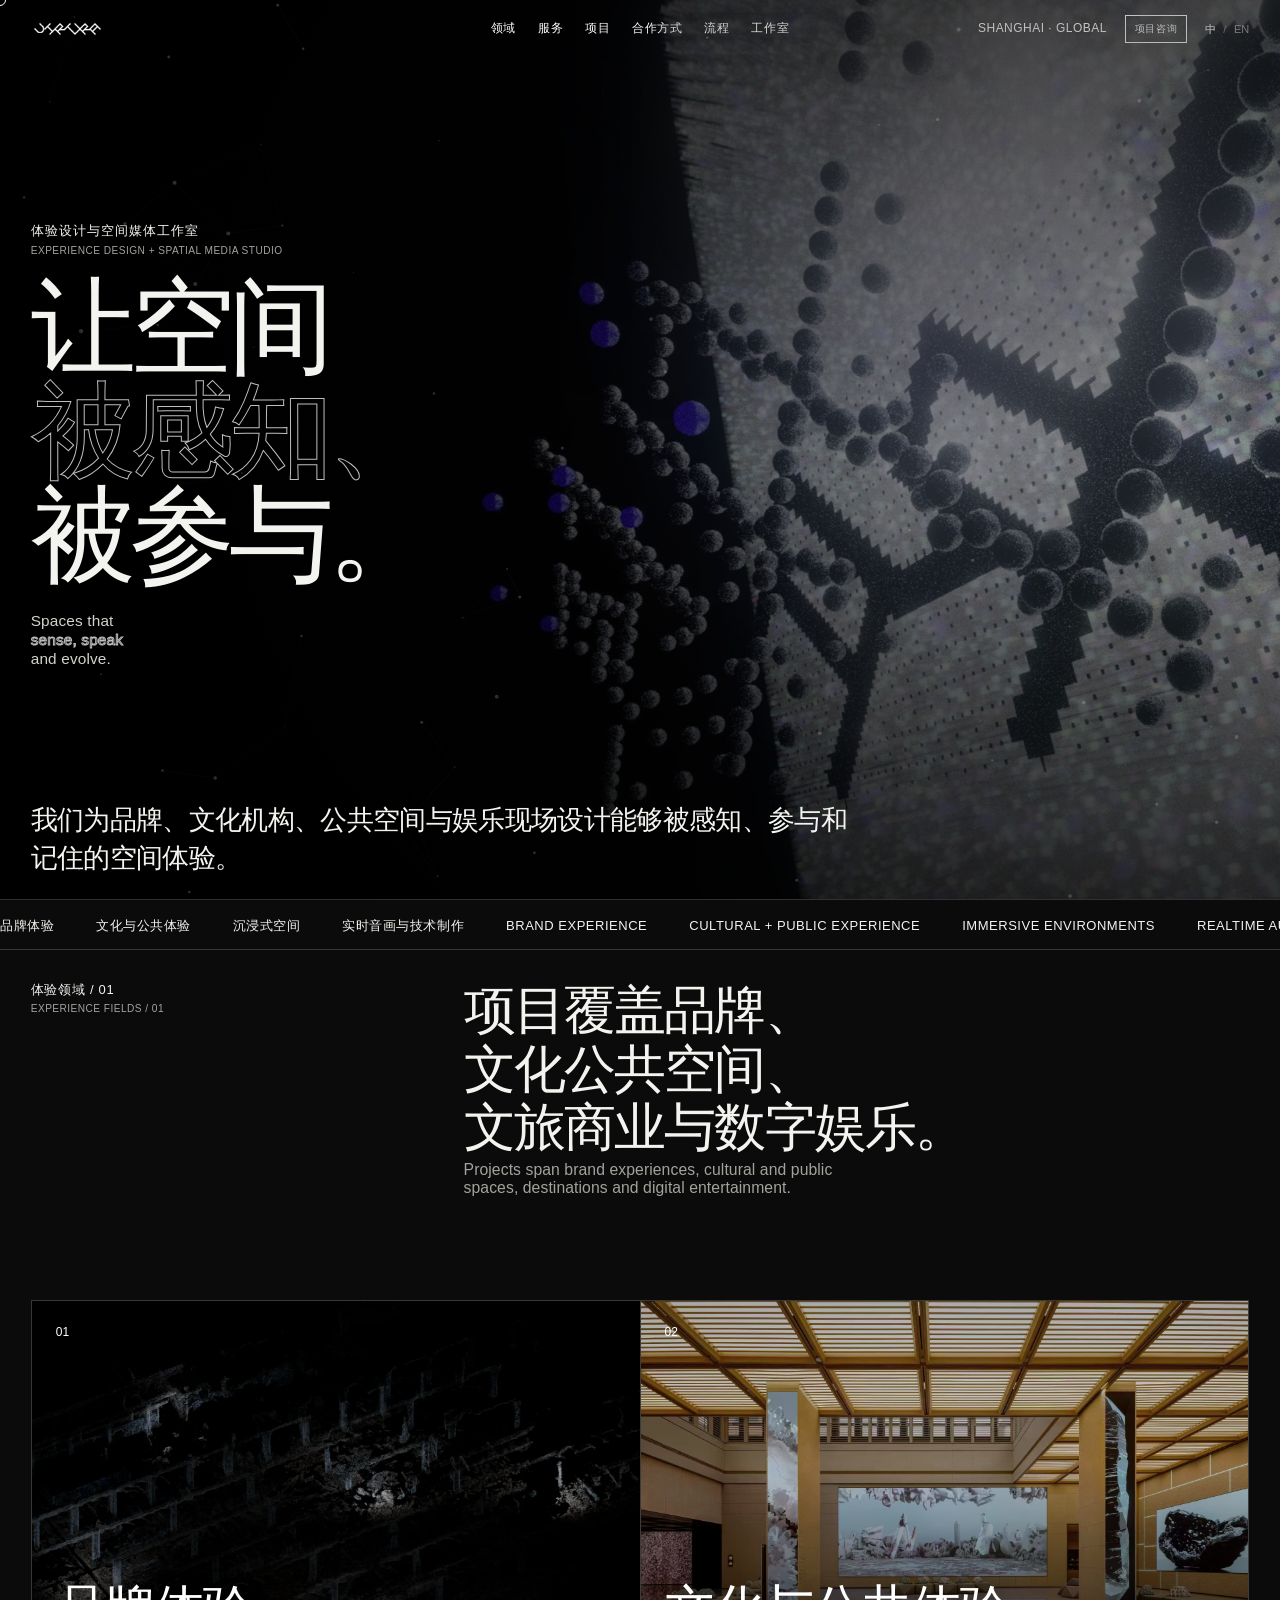
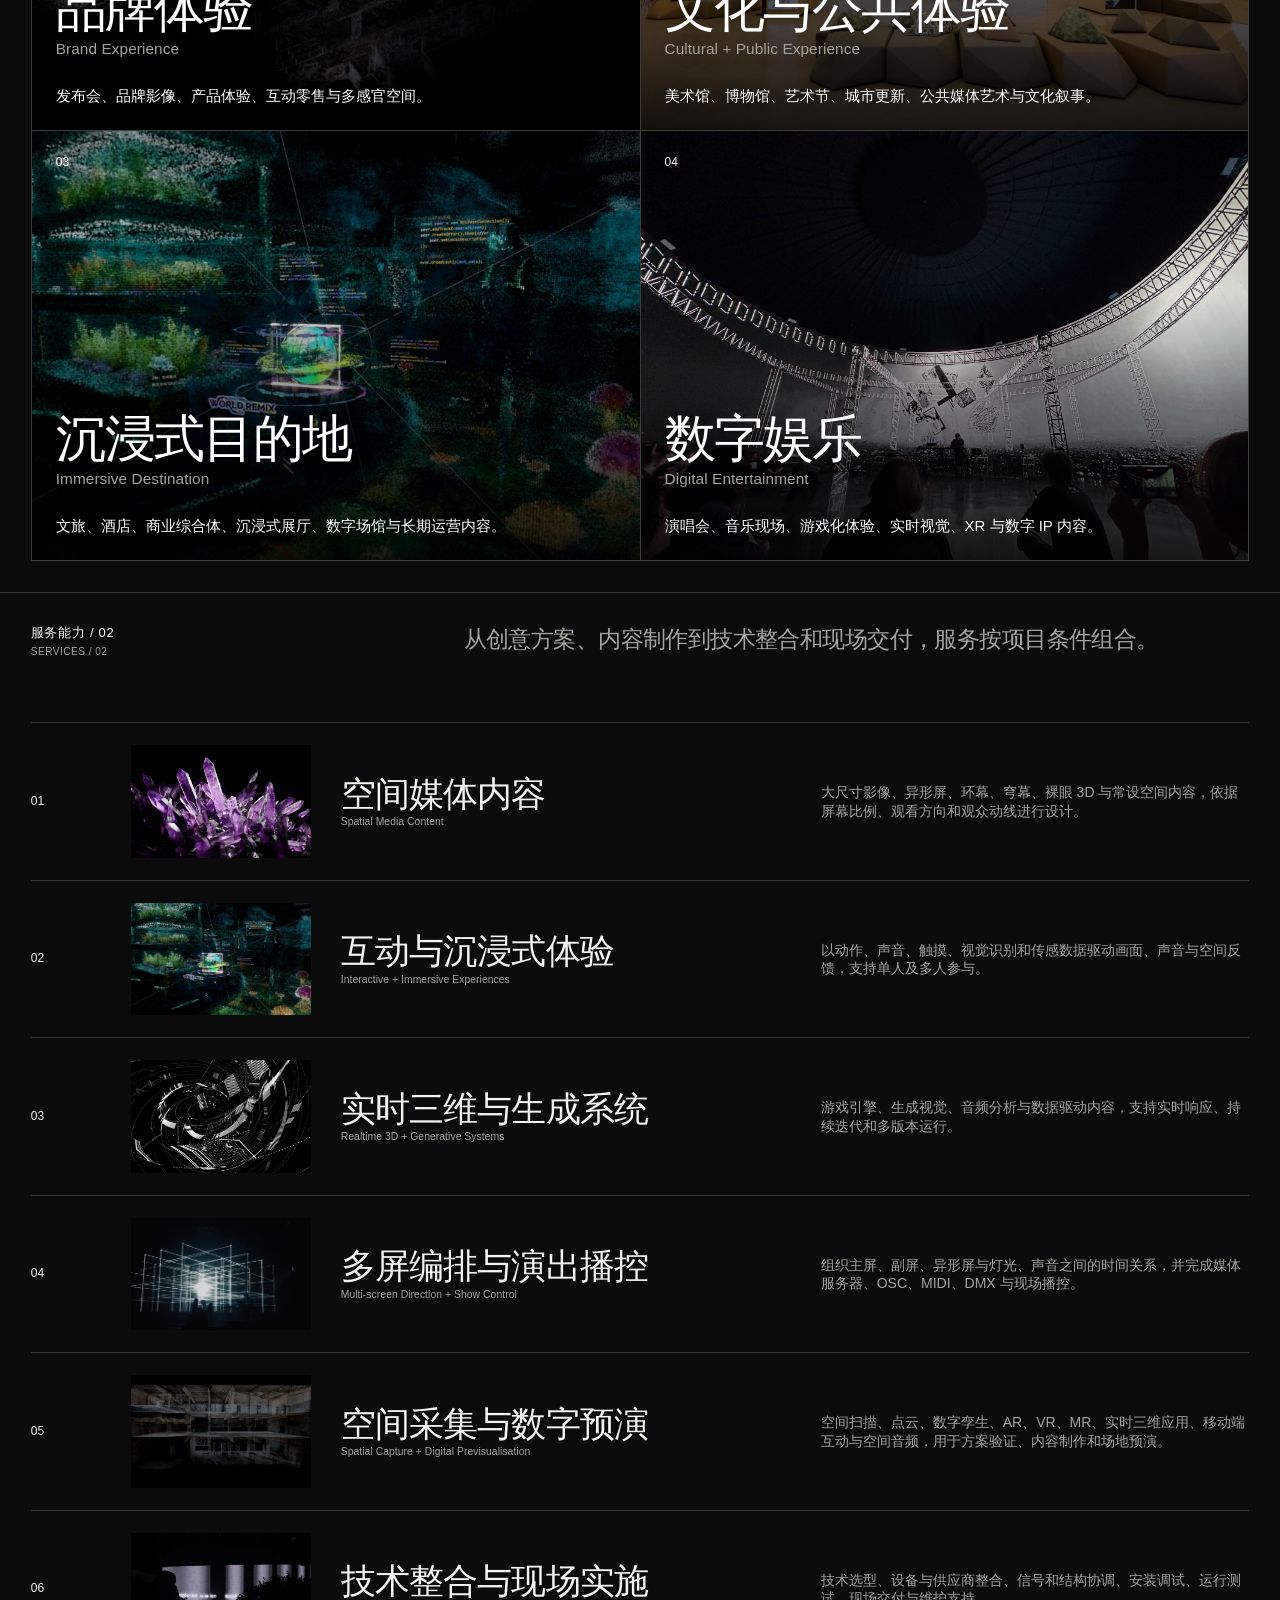
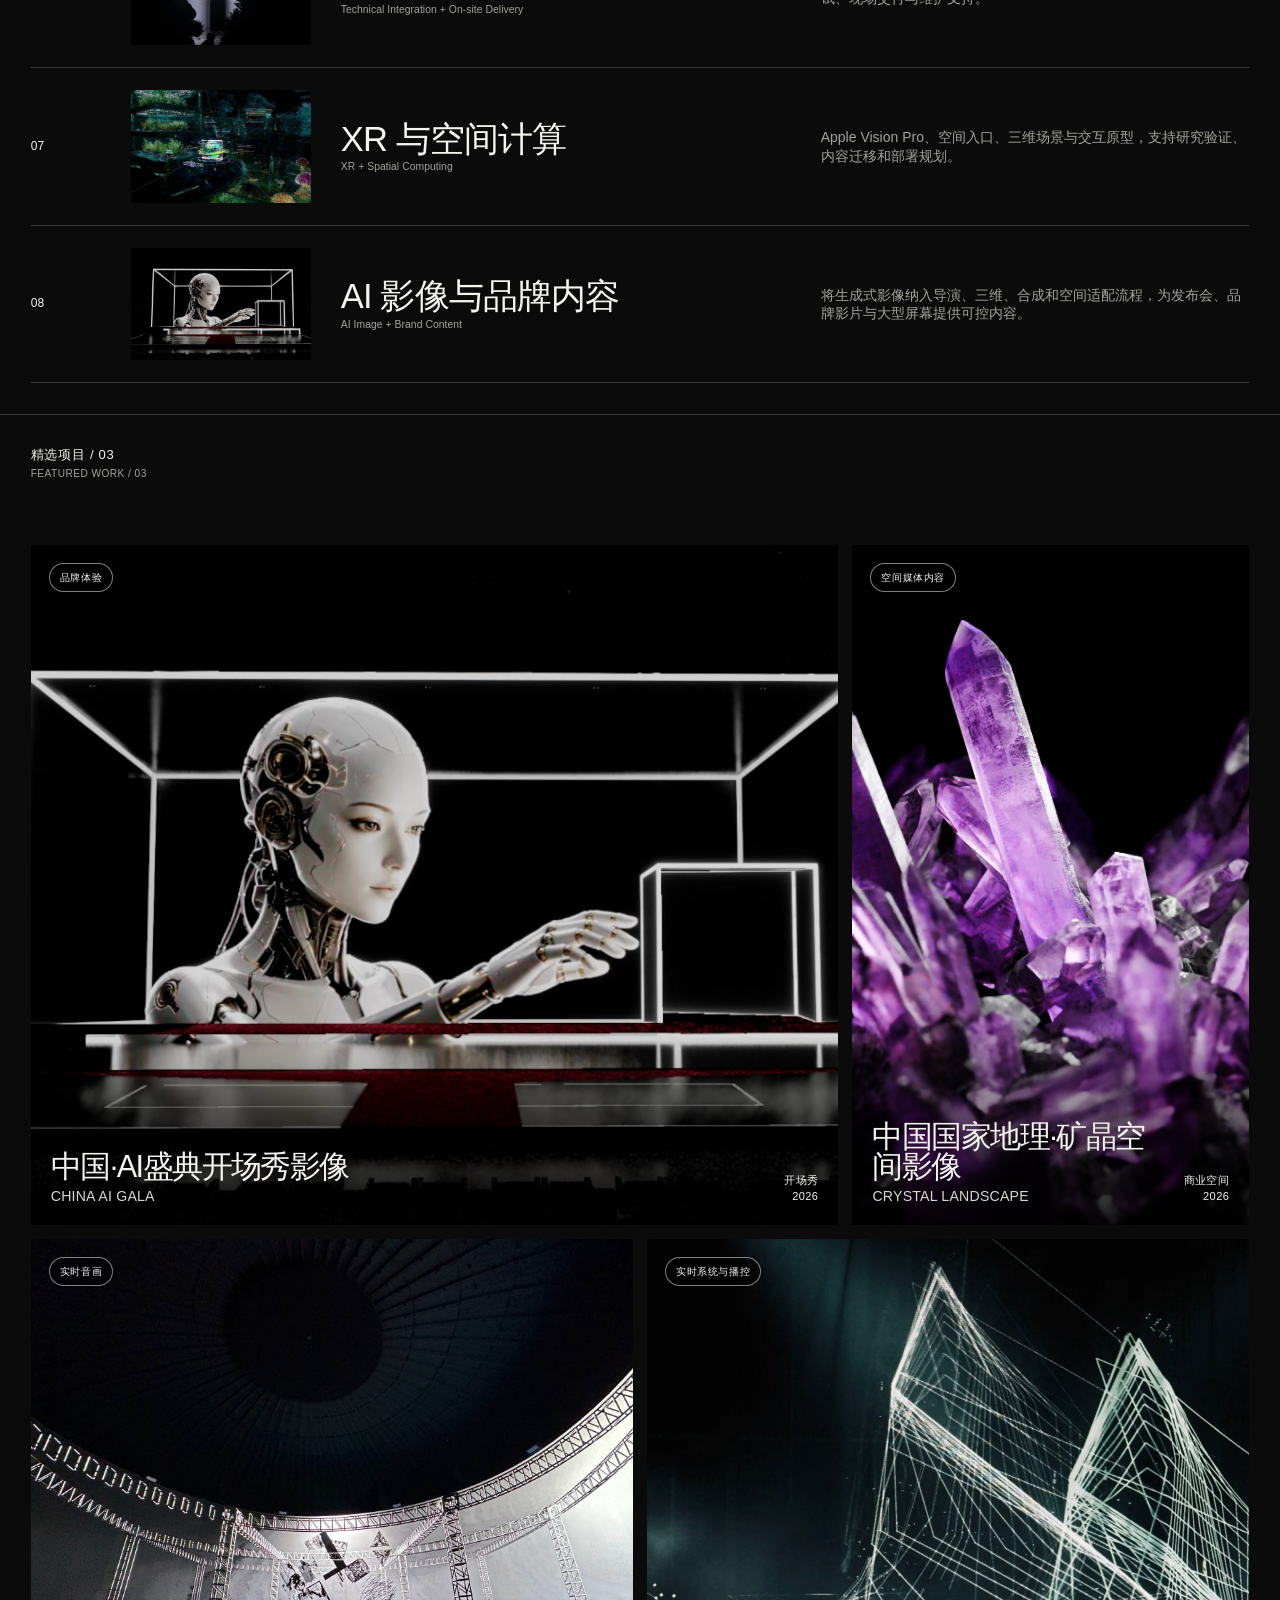
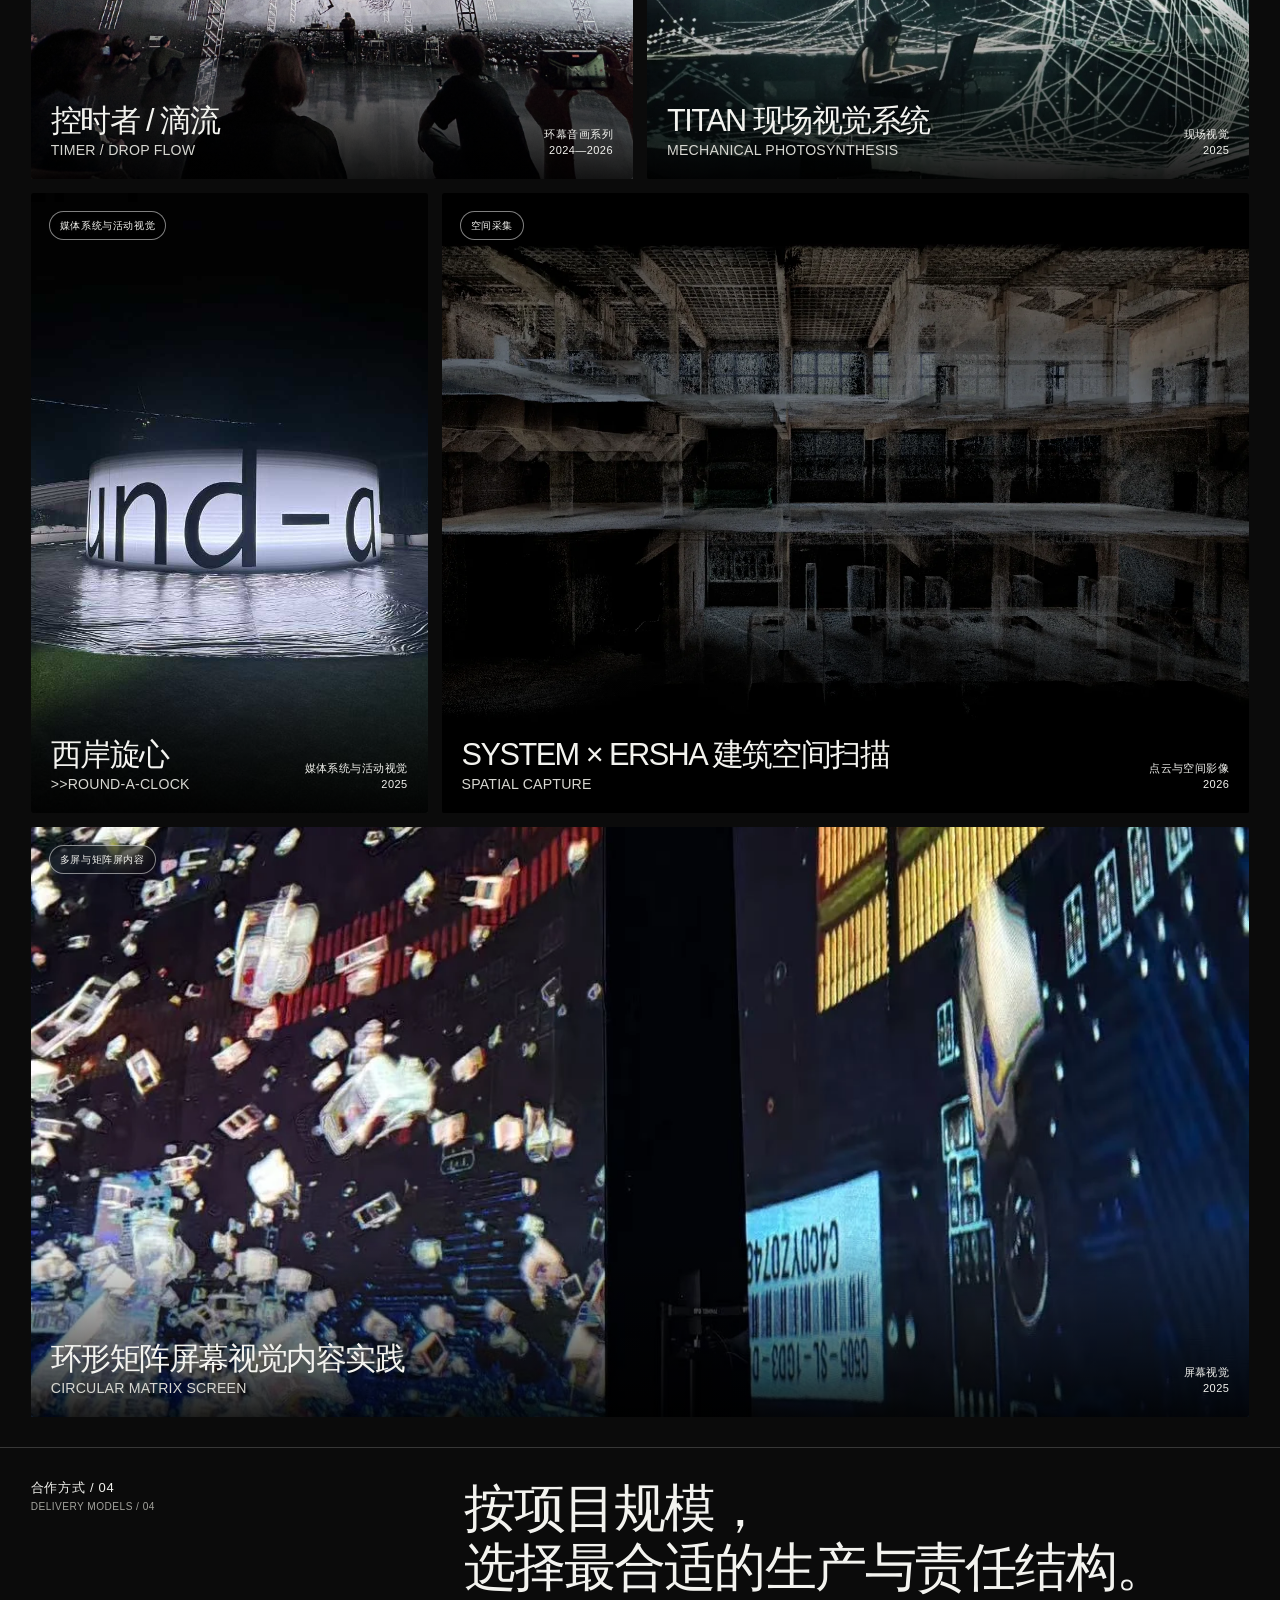
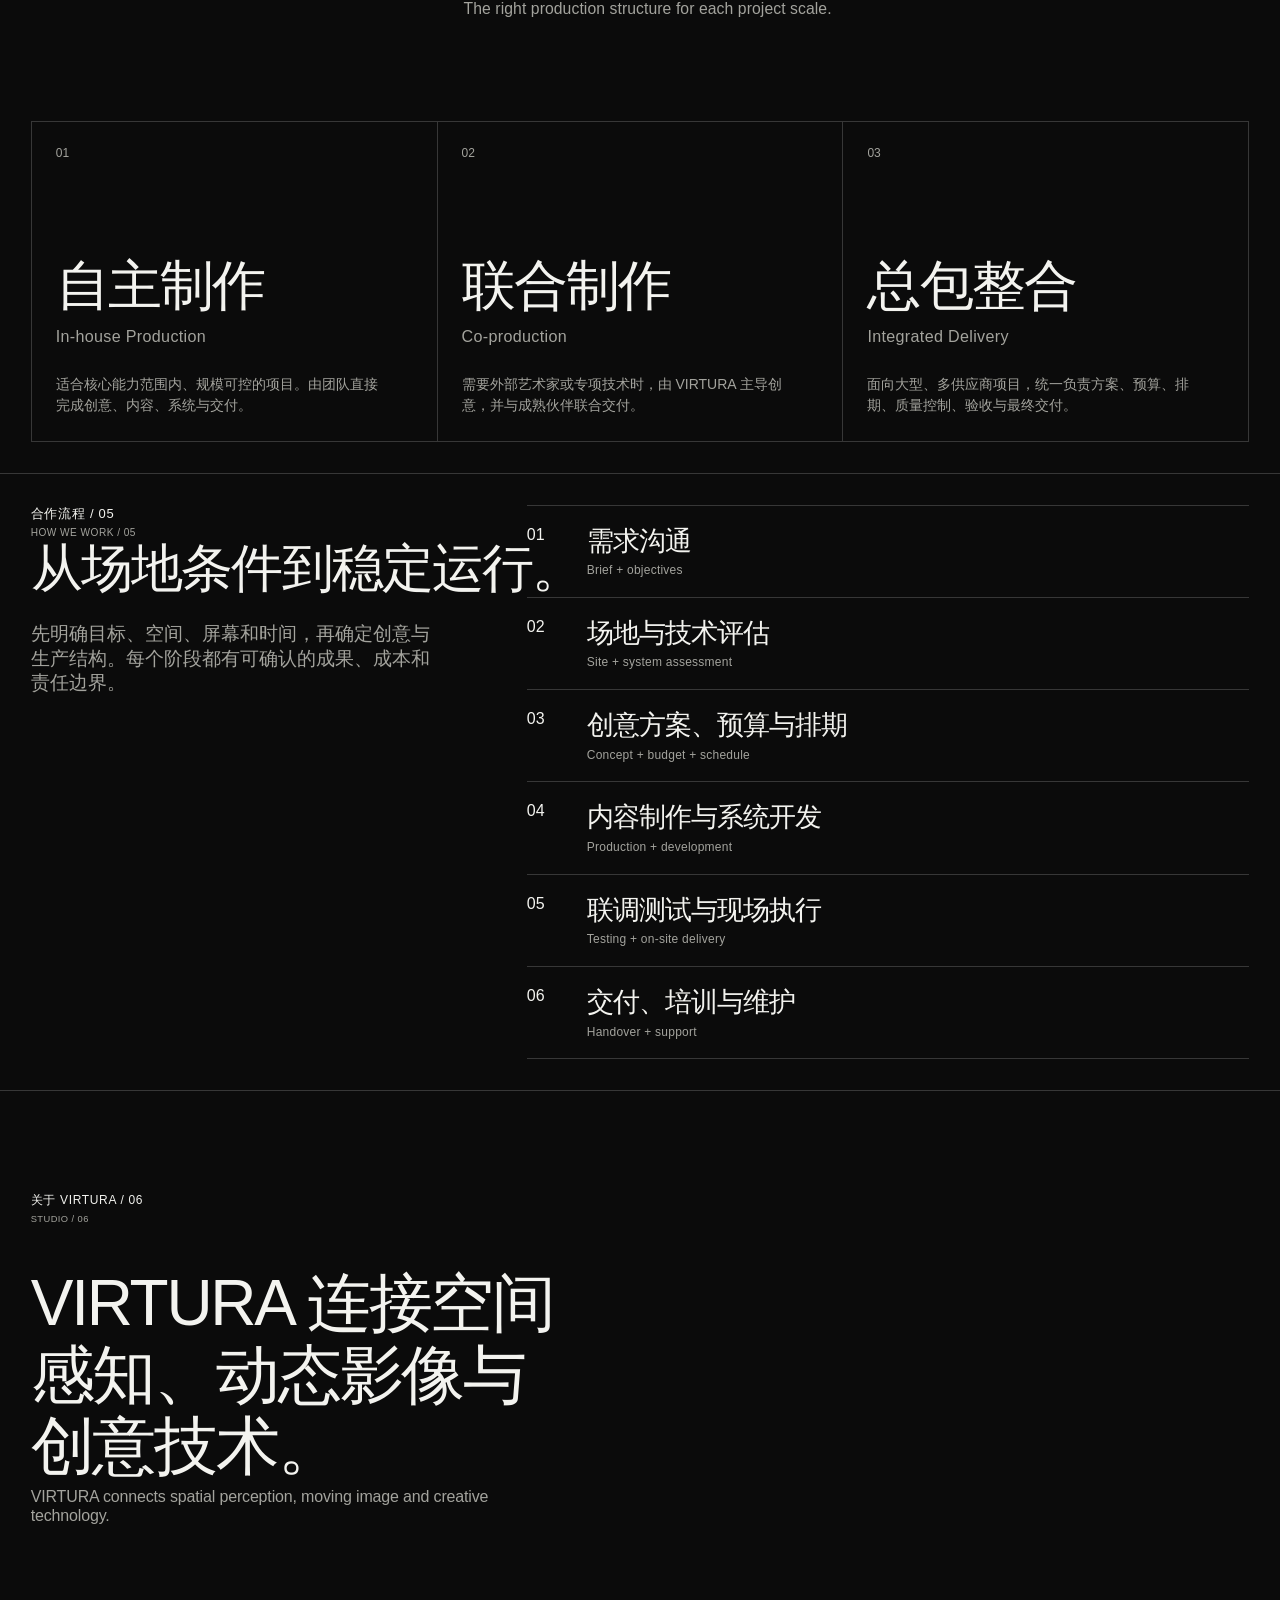
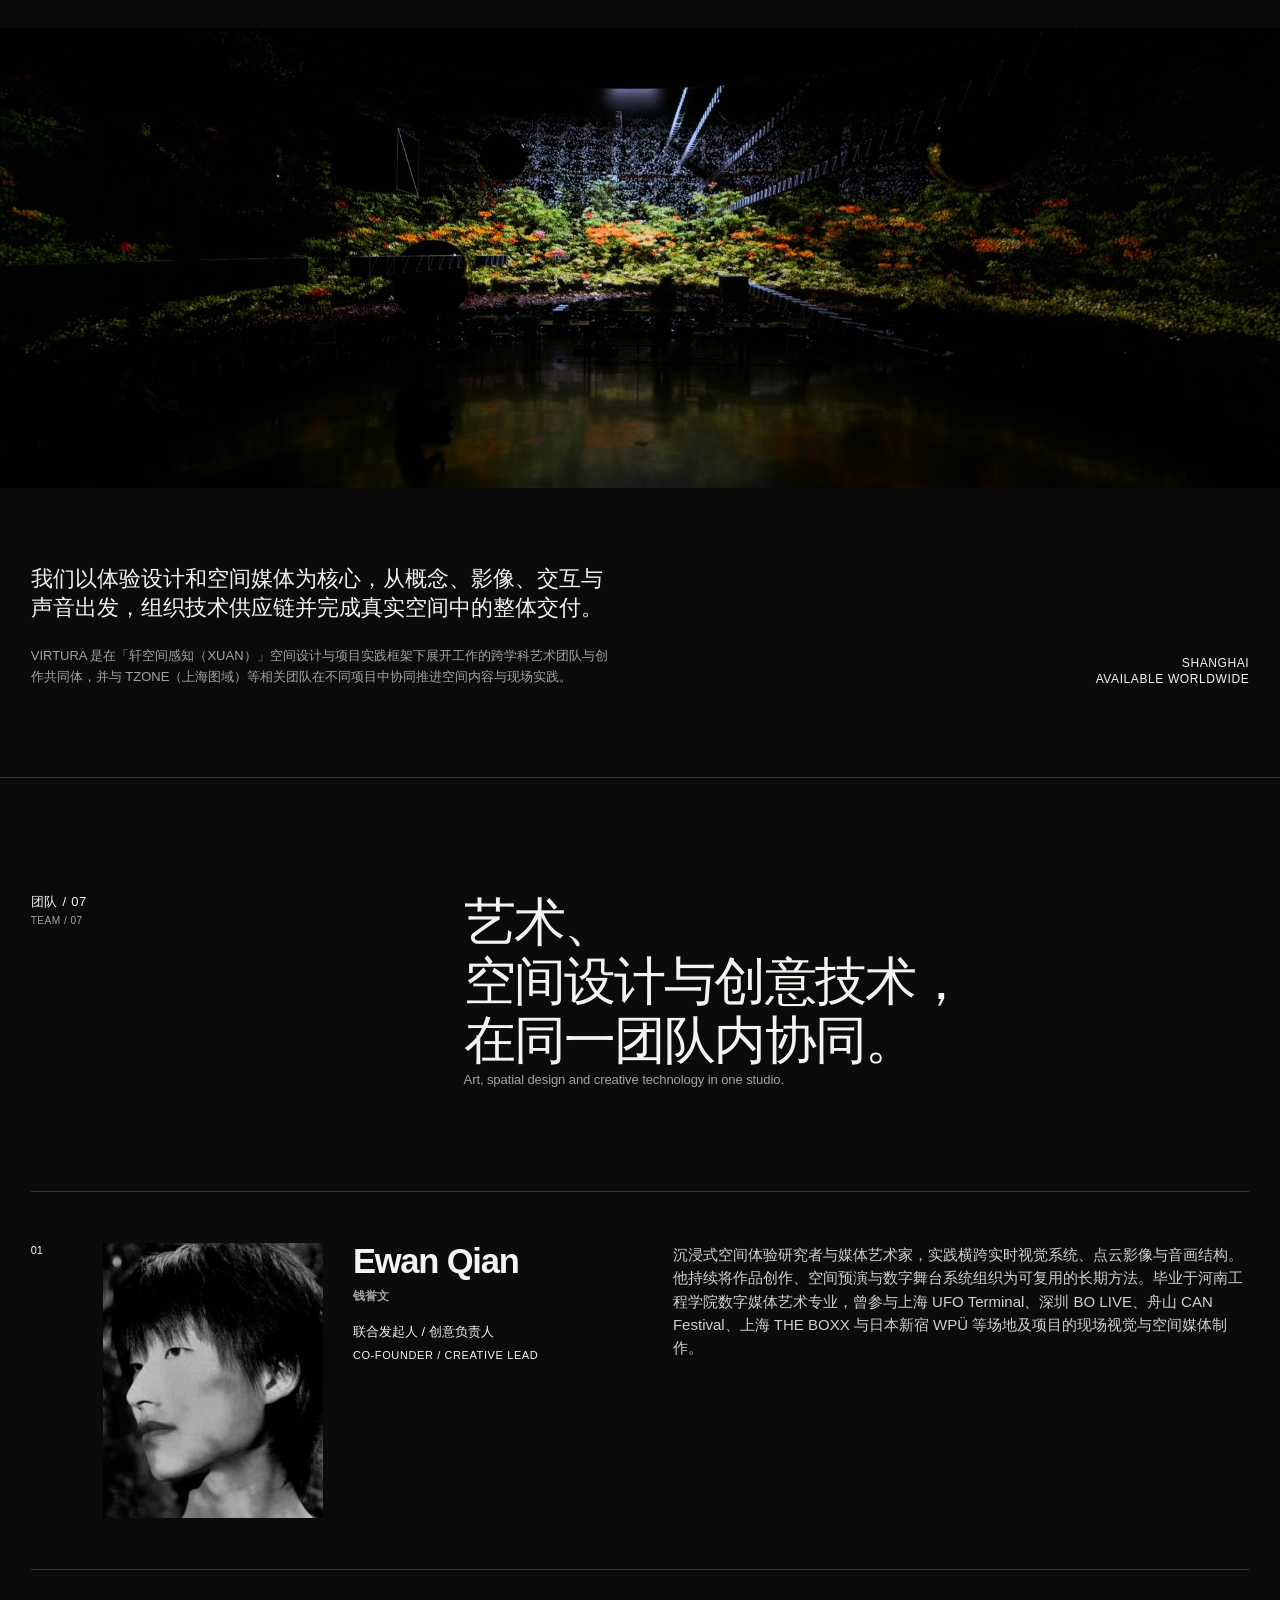
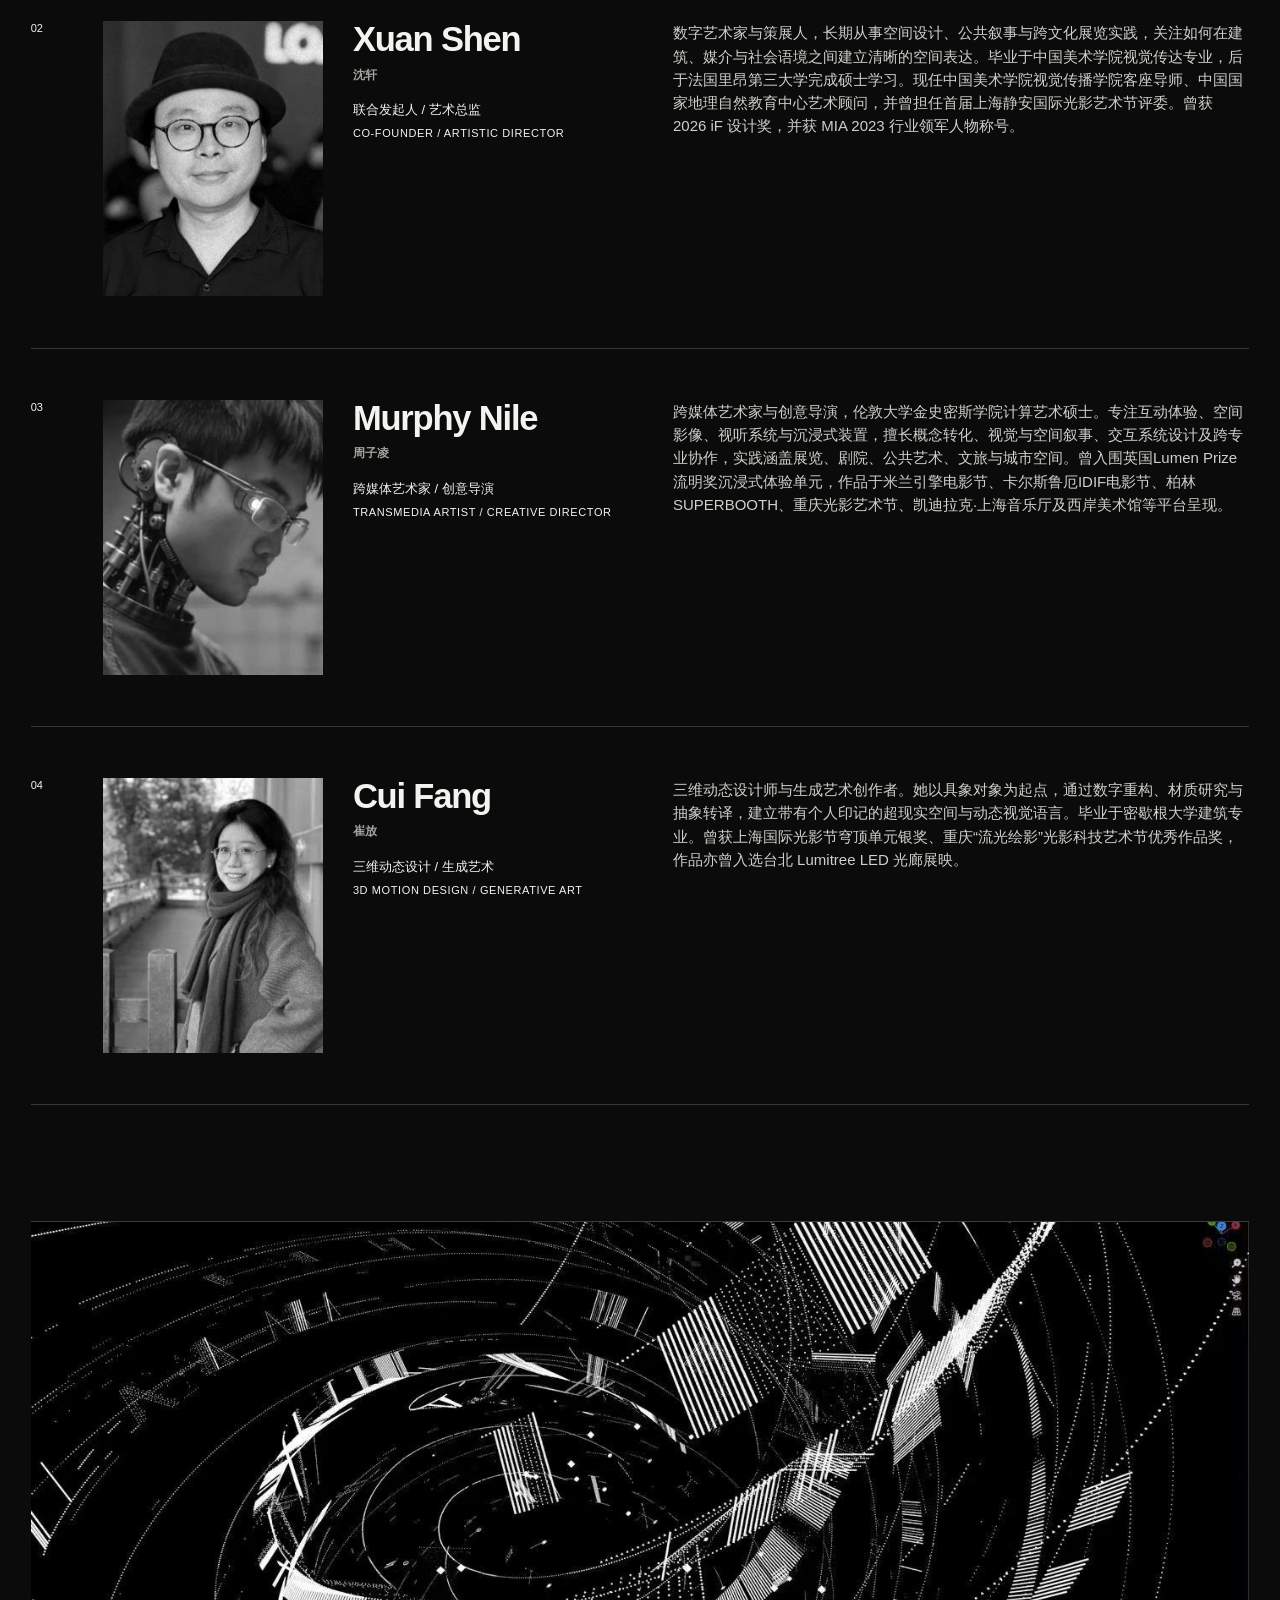
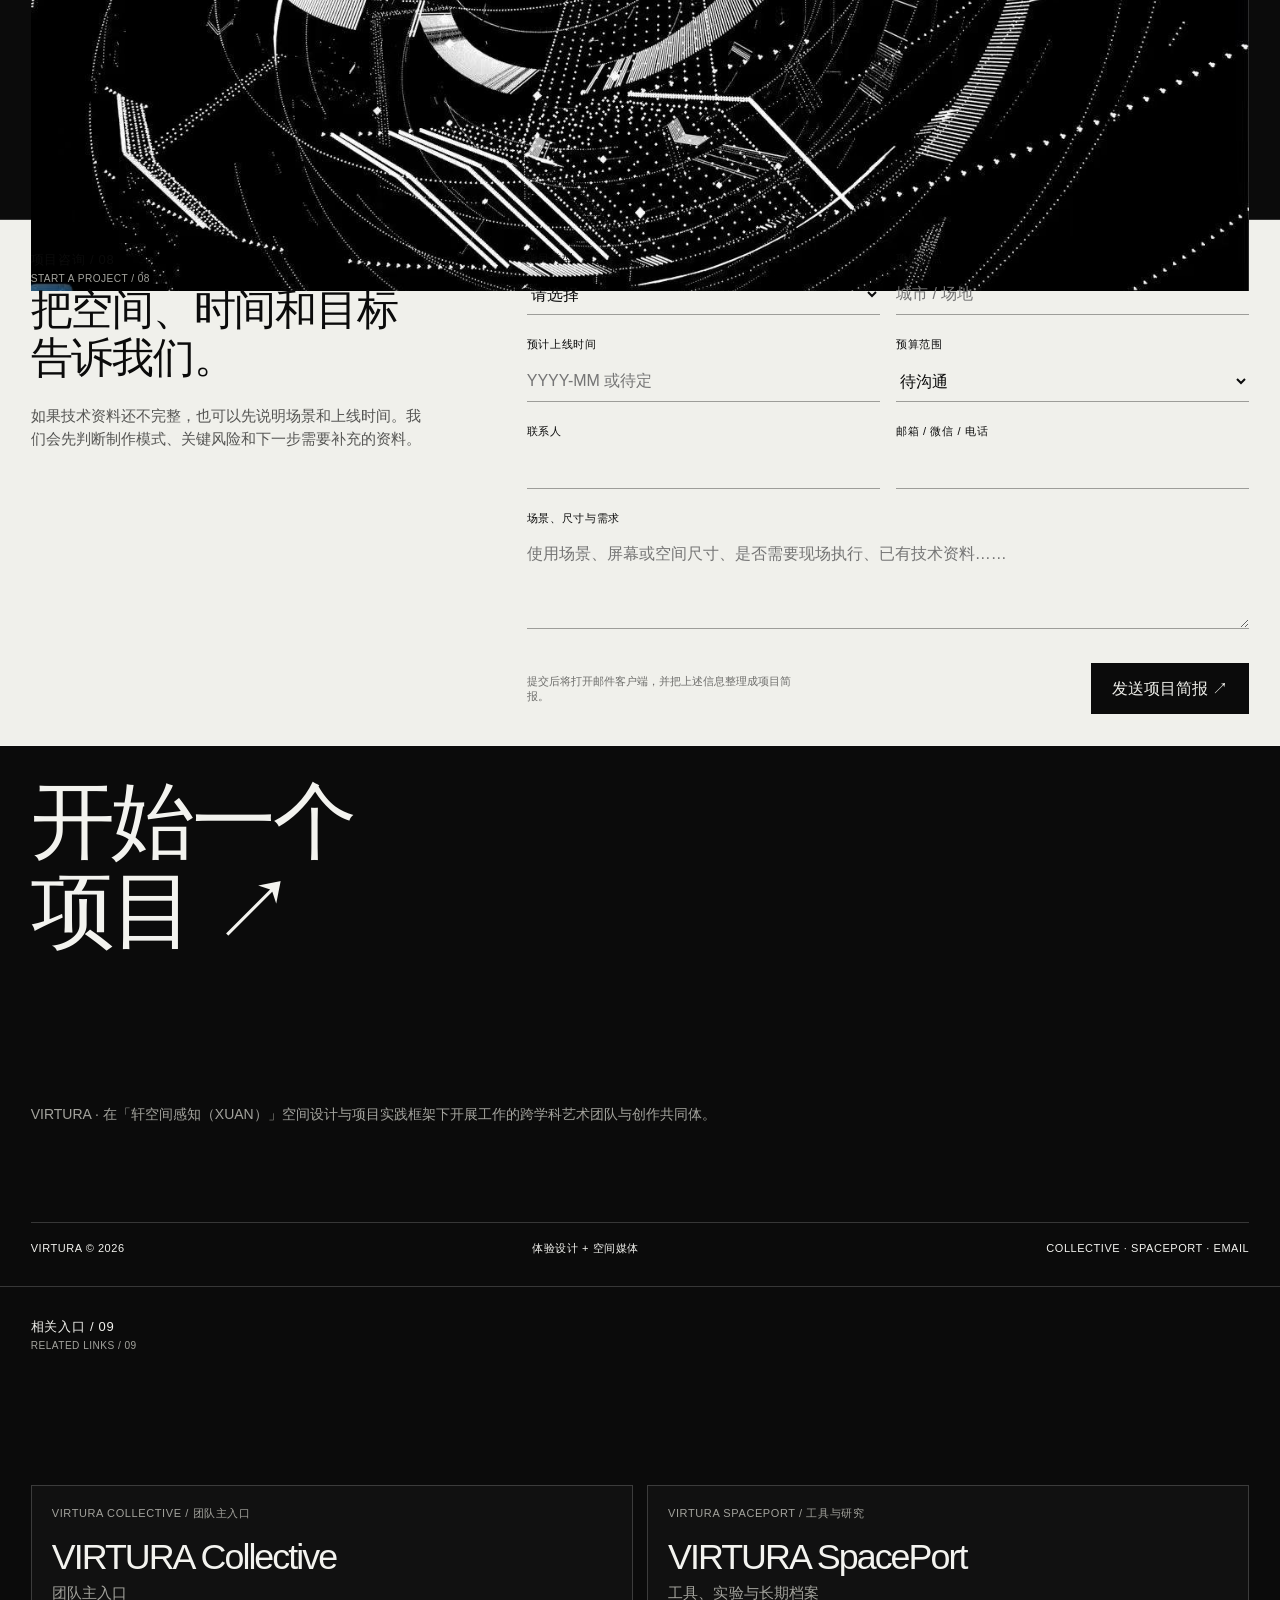
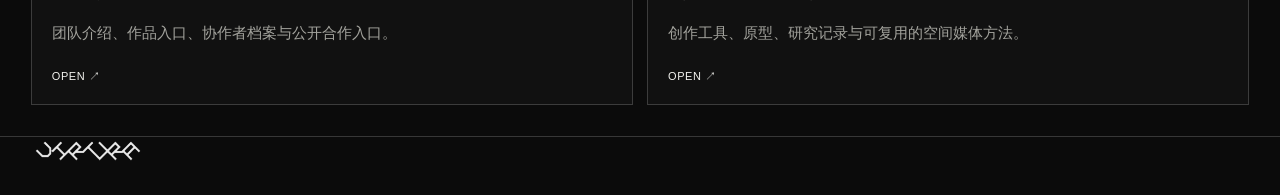
<file: index.html>
<!DOCTYPE html>

<html data-description-en="VIRTURA is an experience design and spatial media studio working across brand, cultural, public and entertainment environments." data-description-zh="VIRTURA 为品牌、文化机构、公共空间与娱乐现场提供体验设计、空间媒体内容、互动装置、实时系统与技术集成。" data-lang="zh" data-title-en="VIRTURA — Experience Design &amp; Spatial Media Studio" data-title-zh="VIRTURA — 体验设计与空间媒体工作室" lang="zh-CN">
<head>
<meta charset="utf-8"/>
<meta content="width=device-width, initial-scale=1" name="viewport"/>
<meta content="VIRTURA — Experience Design &amp; Spatial Media Studio" name="description"/>
<meta content="website" property="og:type"/>
<meta content="VIRTURA — 体验设计与空间媒体工作室" property="og:title"/>
<meta content="从创意方案、空间媒体内容到技术整合与现场交付。" property="og:description"/>
<meta content="https://virtura.space/assets/spaces-that-sense-bg.jpg" property="og:image"/>
<title>VIRTURA — Experience Design &amp; Spatial Media Studio</title>
<style>
:root{
  --bg:#0b0b0b;--fg:#f3f3ef;--muted:#a3a39d;--line:rgba(255,255,255,.18);
  --panel:#131313;--pad:clamp(18px,2.4vw,38px);--display:clamp(54px,9.7vw,160px);
  --h2:clamp(36px,5.6vw,88px);--body:clamp(15px,1.25vw,20px)
}
*{box-sizing:border-box}html{scroll-behavior:smooth;background:var(--bg)}
html[data-lang="zh"] .lang-en,html[data-lang="en"] .lang-zh{display:none!important}
body{margin:0;overflow-x:hidden;background:var(--bg);color:var(--fg);font-family:Arial,Helvetica,"PingFang SC","Microsoft YaHei",sans-serif;font-size:var(--body);line-height:1.32;letter-spacing:-.018em}
a{color:inherit;text-decoration:none}button{font:inherit;color:inherit}::selection{background:var(--fg);color:var(--bg)}
.nav{position:fixed;z-index:30;left:0;right:0;top:0;display:grid;grid-template-columns:1fr auto 1fr;align-items:center;padding:15px var(--pad);mix-blend-mode:difference;color:white;pointer-events:none}
.nav>*{pointer-events:auto}.brand{font-weight:700;letter-spacing:-.06em;font-size:21px}.navlinks{display:flex;gap:22px;font-size:12px;text-transform:uppercase;letter-spacing:.045em;white-space:nowrap}
.nav-actions{justify-self:end;display:flex;align-items:center;gap:18px}.place{font-size:12px;text-transform:uppercase;letter-spacing:.04em}.lang-switch{display:flex;align-items:center;gap:7px;font-size:11px;text-transform:uppercase;letter-spacing:.06em}
.lang-switch button{appearance:none;border:0;background:none;padding:5px 0;cursor:pointer;opacity:.48}.lang-switch button.is-active{opacity:1}.lang-switch .divider{opacity:.35}
.hero{min-height:100svh;padding:90px var(--pad) 22px;display:grid;grid-template-rows:1fr auto;position:relative;overflow:hidden;border-bottom:1px solid var(--line)}
.hero-canvas{position:absolute;inset:0;width:100%;height:100%;opacity:.7}.hero-copy{position:relative;z-index:2;align-self:center}.eyebrow{font-size:13px;text-transform:uppercase;letter-spacing:.08em;margin-bottom:18px}
h1{font-size:var(--display);font-weight:500;line-height:.82;letter-spacing:-.085em;margin:0;max-width:12ch}h1 span{display:block}.outline{-webkit-text-stroke:1px rgba(255,255,255,.75);color:transparent}
.hero-foot{position:relative;z-index:2;display:grid;grid-template-columns:2fr 1fr 1fr;gap:28px;align-items:end}.hero-statement{max-width:820px;font-size:clamp(20px,2.1vw,34px);letter-spacing:-.035em}
.micro{font-size:12px;text-transform:uppercase;line-height:1.45;letter-spacing:.04em;color:#d1d1cc}.ticker{width:100%;max-width:100vw;border-bottom:1px solid var(--line);overflow:hidden;overflow-x:clip;contain:inline-size;white-space:nowrap;padding:14px 0}
.ticker-inner{display:inline-block;animation:marquee 32s linear infinite;text-transform:uppercase;font-size:13px;letter-spacing:.04em}.ticker-inner span{margin-right:42px}@keyframes marquee{to{transform:translateX(-50%)}}
section{padding:var(--pad);scroll-margin-top:64px;border-bottom:1px solid var(--line)}.section-head{display:grid;grid-template-columns:1fr 2fr;gap:40px;margin-bottom:clamp(48px,8vw,120px)}
.section-label{text-transform:uppercase;font-size:13px;letter-spacing:.055em}.section-title{font-size:var(--h2);font-weight:500;line-height:.92;letter-spacing:-.07em;margin:0;max-width:13ch}.section-title small{display:block;margin-top:18px;font-size:clamp(16px,1.6vw,24px);line-height:1.25;letter-spacing:-.025em;color:var(--muted);font-weight:400}
.project-grid{display:grid;grid-template-columns:repeat(12,1fr);gap:14px}.project{display:block;position:relative;min-height:420px;background:#171717;overflow:hidden;border-radius:2px;isolation:isolate}
.project:nth-child(1){grid-column:span 8;min-height:680px}.project:nth-child(2){grid-column:span 4}.project:nth-child(3),.project:nth-child(4){grid-column:span 6;min-height:540px}.project:nth-child(5){grid-column:span 4}.project:nth-child(6){grid-column:span 8;min-height:620px}.project:nth-child(7){grid-column:1/-1;min-height:590px}
.visual{position:absolute;inset:0;width:100%;height:100%;display:block;object-fit:cover;transition:transform .7s cubic-bezier(.2,.7,.1,1),filter .7s}.project:hover .visual{transform:scale(1.035);filter:brightness(1.08)}
.project[data-project="timer-drop-flow"] .visual{object-position:center 62%}.project[data-project="circular-matrix"] .visual{object-position:center 58%}.project[data-project="west-bund-xuanxin"] .visual{object-position:center 55%}
.meta{position:absolute;z-index:3;left:0;right:0;bottom:0;padding:20px;display:grid;grid-template-columns:1fr auto;gap:20px;align-items:end;background:linear-gradient(transparent,rgba(0,0,0,.88));padding-top:110px}
.title{font-size:clamp(24px,2.4vw,40px);letter-spacing:-.05em;line-height:.98}.title .sub{display:block;margin-top:7px;font-size:.46em;line-height:1.12;letter-spacing:.015em;text-transform:uppercase;color:#d7d7d1}.info{text-align:right;font-size:11px;text-transform:uppercase;letter-spacing:.04em;line-height:1.45}
.tag{position:absolute;z-index:4;left:18px;top:18px;padding:7px 10px;border:1px solid rgba(255,255,255,.5);border-radius:99px;font-size:10px;text-transform:uppercase;letter-spacing:.06em;background:rgba(0,0,0,.25);backdrop-filter:blur(10px)}
.universes{display:grid;grid-template-columns:repeat(2,1fr);border-top:1px solid var(--line);border-left:1px solid var(--line)}.universe{min-height:430px;padding:24px;border-right:1px solid var(--line);border-bottom:1px solid var(--line);display:grid;grid-template-rows:auto 1fr auto;position:relative;overflow:hidden;isolation:isolate;background:#111;color:#fff}.universe-bg{position:absolute;inset:0;width:100%;height:100%;object-fit:cover;z-index:-2;transition:transform .7s cubic-bezier(.2,.7,.1,1),filter .7s}.universe::after{content:"";position:absolute;inset:0;z-index:-1;background:linear-gradient(180deg,rgba(0,0,0,.28),rgba(0,0,0,.12) 38%,rgba(0,0,0,.88));transition:background .25s}.universe:hover .universe-bg{transform:scale(1.035);filter:brightness(1.08)}.universe:hover::after{background:linear-gradient(180deg,rgba(0,0,0,.18),rgba(0,0,0,.06) 38%,rgba(0,0,0,.78))}.num{font-size:12px}.universe h3{font-size:clamp(36px,4.4vw,68px);line-height:.98;letter-spacing:-.05em;font-weight:500;margin:28px 0;align-self:end;text-shadow:0 2px 20px rgba(0,0,0,.35)}.universe h3 small{display:block;margin-top:14px;font-size:.27em;letter-spacing:.02em;line-height:1.25}.universe p{max-width:540px;font-size:15px;margin:0;text-shadow:0 1px 12px rgba(0,0,0,.65)}
.cap-section .section-head{margin-bottom:clamp(30px,5vw,70px)}.cap-intro{margin:0;max-width:740px;color:var(--muted);font-size:clamp(17px,1.8vw,27px);letter-spacing:-.025em}.cap-list{border-top:1px solid var(--line)}
.cap{display:grid;grid-template-columns:70px minmax(120px,180px) 1.05fr 1fr;gap:30px;padding:22px 0;border-bottom:1px solid var(--line);align-items:center}.cap-media{width:100%;aspect-ratio:16/10;object-fit:cover;background:#171717;filter:saturate(.82);transition:filter .3s,transform .3s}.cap:hover .cap-media{filter:saturate(1.05);transform:scale(1.015)}.cap-index{font-size:12px}.cap-name{font-size:clamp(23px,2.7vw,44px);letter-spacing:-.045em}.cap-name small{display:block;margin-top:7px;font-size:.34em;letter-spacing:.01em;color:var(--muted)}.cap-desc{color:var(--muted);font-size:14px;max-width:600px}
.studio{min-height:auto;display:block;padding-top:clamp(62px,8vw,120px);padding-bottom:clamp(55px,7vw,105px);background:var(--bg);color:var(--fg)}.studio-kicker{font-size:12px;text-transform:uppercase;letter-spacing:.055em}.studio-copy{margin-top:42px;font-size:clamp(38px,6.7vw,105px);line-height:.92;letter-spacing:-.075em;max-width:13ch}
.studio-media{margin:clamp(58px,8vw,122px) calc(0px - var(--pad)) clamp(42px,6vw,80px);overflow:hidden;background:#111;aspect-ratio:2.78/1}.studio-media img{display:block;width:100%;height:100%;object-fit:cover}.studio-bottom{display:grid;grid-template-columns:1fr 1fr;gap:50px;align-items:end}.studio-description{display:grid;gap:22px}.studio-bottom p{margin:0;font-size:clamp(17px,1.7vw,26px);max-width:760px}.studio-bottom .studio-relation{font-size:13px;line-height:1.65;color:var(--muted);max-width:800px}.cities{text-align:right;font-size:12px;text-transform:uppercase;letter-spacing:.05em}
.team-section{padding-top:clamp(68px,9vw,130px)}.team-intro{display:grid;grid-template-columns:1fr 2fr;gap:40px;margin-bottom:clamp(50px,8vw,120px)}.team-title{font-size:var(--h2);font-weight:500;line-height:.92;letter-spacing:-.07em;margin:0;max-width:14ch}.team-title small{display:block;margin-top:18px;font-size:clamp(16px,1.6vw,24px);line-height:1.25;letter-spacing:-.025em;color:var(--muted);font-weight:400}
.people{border-top:1px solid var(--line)}.person{display:grid;grid-template-columns:42px minmax(170px,220px) minmax(215px,290px) minmax(340px,1fr);gap:clamp(20px,2.35vw,42px);padding:clamp(28px,4vw,60px) 0;border-bottom:1px solid var(--line);align-items:start}.person-index{font-size:11px}.person-portrait{width:100%;max-width:220px;aspect-ratio:4/5;margin:0;background:#111;overflow:hidden}.person-portrait img{width:100%;height:100%;object-fit:cover;display:block;filter:grayscale(100%)}
.person-name{margin:0;font-size:clamp(28px,2.7vw,48px);line-height:.95;letter-spacing:-.055em}.person-name .cn{display:block;margin-top:10px;font-size:.36em;letter-spacing:.02em;color:var(--muted)}.person-role{margin-top:18px;font-size:11px;text-transform:uppercase;letter-spacing:.055em;line-height:1.55}.person-role .role-cn{display:block;text-transform:none;font-size:13px;letter-spacing:0;margin-bottom:5px}.person-copy p{margin:0;max-width:840px}.person-copy .bio-en,.person-copy .bio-cn{font-size:clamp(15px,1.15vw,18px);line-height:1.55;color:#d0d0ca}.person-name a{border-bottom:1px solid transparent}.person-name a:hover{border-bottom-color:currentColor}
.people-end-media{margin:clamp(72px,9vw,138px) 0 calc(0px - clamp(50px,8vw,110px));overflow:hidden;background:#111;aspect-ratio:16/8.8;border-top:1px solid var(--line)}.people-end-media img{display:block;width:100%;height:100%;object-fit:cover}
footer{padding:var(--pad);min-height:60svh;display:grid;align-content:space-between}.contact{font-size:clamp(50px,10vw,160px);line-height:.85;letter-spacing:-.085em}.footer-relation{max-width:980px;margin:80px 0 28px;color:var(--muted);font-size:14px;line-height:1.55}.footer-row{display:flex;justify-content:space-between;gap:30px;font-size:11px;text-transform:uppercase;letter-spacing:.05em}.cursor{position:fixed;z-index:100;pointer-events:none;width:12px;height:12px;border:1px solid white;border-radius:50%;transform:translate(-50%,-50%);mix-blend-mode:difference;transition:width .2s,height .2s}
@media(max-width:1180px){.navlinks{gap:14px;font-size:10px}.person{grid-template-columns:42px minmax(170px,205px) minmax(250px,1fr)}.person-identity{grid-column:3}.person-copy{grid-column:3}.person-portrait{grid-row:1/span 2;max-width:205px}.place{display:none}}
@media(max-width:840px){.nav{grid-template-columns:1fr auto}.navlinks{display:none}.nav-actions{grid-column:2}.hero-foot,.section-head,.team-intro,.studio-bottom{grid-template-columns:1fr}.hero-foot{gap:20px}.project-grid{grid-template-columns:1fr}.project,.project:nth-child(n){grid-column:auto;min-height:480px}.project:nth-child(1),.project:nth-child(6),.project:nth-child(7){min-height:560px}.meta{grid-template-columns:1fr}.info{text-align:left}.universes{grid-template-columns:1fr}.universe{min-height:390px}.cap{grid-template-columns:38px 112px 1fr;gap:16px}.cap-desc{grid-column:3}.studio-media{aspect-ratio:1.55/1}.cities{text-align:left}.person{grid-template-columns:34px minmax(0,1fr)}.person-portrait{grid-column:2;grid-row:auto;max-width:190px}.person-identity,.person-copy{grid-column:2}.people-end-media{aspect-ratio:1.35/1}.footer-row{flex-direction:column}.cursor{display:none}}
@media(prefers-reduced-motion:reduce){html{scroll-behavior:auto}.ticker-inner{animation:none}*{transition:none!important}}

/* 2026-07-27 R2: Chinese-primary bilingual title system */
html[data-lang="zh"] .bilingual-label .lang-zh,
html[data-lang="zh"] .bilingual-label .lang-en{display:block!important}
html[data-lang="zh"] .bilingual-label .lang-en{margin-top:5px;color:var(--muted);font-size:.78em;line-height:1.25;letter-spacing:.045em;font-weight:400}
html[data-lang="en"] .bilingual-label .lang-en{display:block!important}
.dual-title>.lang-zh,.dual-title>.lang-en{display:block}
html[data-lang="zh"] .dual-title>.lang-zh{display:block!important}
html[data-lang="zh"] .dual-title>.lang-en{display:block!important;margin-top:.22em;color:var(--muted);font-size:.3em;line-height:1.18;letter-spacing:.005em;font-weight:400}
html[data-lang="en"] .dual-title>.lang-zh{display:none!important}
html[data-lang="en"] .dual-title>.lang-en{display:block!important;margin-top:0;color:inherit;font-size:1em;line-height:inherit;letter-spacing:inherit;font-weight:inherit}
#top .hero-foot{grid-template-columns:minmax(0,820px)}
#work .section-head.compact-head{display:block;margin-bottom:clamp(34px,5vw,72px)}
html[data-lang="zh"] #universes .universe h3.dual-title>.lang-en,html[data-lang="zh"] #capabilities .cap-name.dual-title>.lang-en{font-size:.3em}
html[data-lang="zh"] #studio .studio-copy.dual-title>.lang-en,html[data-lang="zh"] #people .team-title.dual-title>.lang-en{font-size:.25em;line-height:1.22;letter-spacing:-.01em}
@media(max-width:760px){#top .hero-foot{grid-template-columns:1fr}.bilingual-label .lang-en{max-width:28ch}}

.brand{display:inline-flex;align-items:center;min-height:28px}.brand-mark{display:block;height:18px;width:auto}.sr-only{position:absolute!important;width:1px;height:1px;padding:0;margin:-1px;overflow:hidden;clip:rect(0,0,0,0);white-space:nowrap;border:0}
.hero{background:linear-gradient(90deg,rgba(0,0,0,.82) 0%,rgba(0,0,0,.52) 46%,rgba(0,0,0,.18) 100%),linear-gradient(0deg,rgba(0,0,0,.74) 0%,rgba(0,0,0,.18) 48%,rgba(0,0,0,.62) 100%),url('assets/spaces-that-sense-bg.jpg') center right/cover no-repeat}.hero-canvas{opacity:.42;mix-blend-mode:screen}
.footer-row{gap:20px;padding-top:18px;border-top:1px solid var(--line)}
.related-links{padding:var(--pad);border-top:1px solid var(--line);display:grid;gap:30px}.related-links-grid{display:grid;grid-template-columns:repeat(2,minmax(0,1fr));gap:14px}.related-card{display:grid;gap:14px;padding:20px;min-height:220px;border:1px solid var(--line);background:#111;transition:background .25s,color .25s,border-color .25s}.related-card:hover{background:#f0f0eb;color:#0b0b0b;border-color:#f0f0eb}.related-card-top{font-size:11px;text-transform:uppercase;letter-spacing:.055em;color:var(--muted)}.related-card:hover .related-card-top{color:rgba(0,0,0,.55)}.related-card h3{margin:0;font-size:clamp(26px,2.8vw,44px);line-height:.96;letter-spacing:-.055em;font-weight:500}.related-card h3 small{display:block;margin-top:10px;font-size:.42em;line-height:1.2;letter-spacing:.01em;color:var(--muted)}.related-card:hover h3 small{color:rgba(0,0,0,.62)}.related-card p{margin:0;max-width:48ch;color:var(--muted);font-size:15px;line-height:1.5}.related-card:hover p{color:rgba(0,0,0,.72)}.related-card .card-action{margin-top:auto;font-size:11px;text-transform:uppercase;letter-spacing:.055em}.site-endmark{padding:0 var(--pad) var(--pad);display:flex;justify-content:flex-start}.site-endmark img{display:block;height:28px;width:auto;opacity:.92}
.hero-title>.lang-zh,.hero-title>.lang-en{display:block}.hero-title>.lang-zh>span,.hero-title>.lang-en>span{display:block}
html[data-lang="zh"] .hero-title>.lang-zh{display:block!important}html[data-lang="zh"] .hero-title>.lang-en{display:block!important;margin-top:24px;max-width:34ch;font-size:clamp(15px,1.2vw,20px);line-height:1.25;letter-spacing:.01em;color:#d2d2cc;font-weight:400}
html[data-lang="en"] .hero-title>.lang-zh{display:none!important}html[data-lang="en"] .hero-title>.lang-en{display:block!important;margin:0;max-width:12ch;font-size:inherit;line-height:inherit;letter-spacing:inherit;color:inherit;font-weight:inherit}
.delivery-grid{display:grid;grid-template-columns:repeat(3,minmax(0,1fr));border-top:1px solid var(--line);border-left:1px solid var(--line)}.delivery-card{min-height:320px;padding:24px;border-right:1px solid var(--line);border-bottom:1px solid var(--line);display:flex;flex-direction:column;gap:28px}.delivery-card .num{color:var(--muted)}.delivery-card h3{margin:auto 0 0;font-size:clamp(34px,4.2vw,66px);line-height:.92;letter-spacing:-.065em;font-weight:500}.delivery-card h3 small{display:block;margin-top:12px;color:var(--muted);font-size:.3em;line-height:1.25;letter-spacing:.02em}.delivery-card p{margin:0;color:var(--muted);font-size:14px;line-height:1.55;max-width:42ch}
.workflow{display:grid;grid-template-columns:minmax(220px,.72fr) minmax(0,1.28fr);gap:clamp(36px,7vw,120px);align-items:start}.workflow-steps{border-top:1px solid var(--line)}.workflow-step{display:grid;grid-template-columns:42px 1fr;gap:18px;padding:18px 0;border-bottom:1px solid var(--line)}.workflow-step strong{font-weight:500;font-size:clamp(20px,2.1vw,32px);letter-spacing:-.035em}.workflow-step small{display:block;margin-top:4px;color:var(--muted);font-size:12px;letter-spacing:.02em}.workflow-copy h2{margin:0 0 24px;font-size:var(--h2);line-height:.9;letter-spacing:-.07em;font-weight:500}.workflow-copy p{margin:0;color:var(--muted);max-width:52ch;font-size:clamp(16px,1.45vw,22px)}
.inquiry{display:grid;grid-template-columns:.72fr 1.28fr;gap:clamp(36px,7vw,120px);background:#f0f0eb;color:#0b0b0b}.inquiry-copy h2{margin:0 0 22px;font-size:var(--h2);line-height:.9;letter-spacing:-.07em;font-weight:500}.inquiry-copy p{margin:0;max-width:48ch;color:rgba(0,0,0,.65);font-size:15px;line-height:1.55}.project-form{display:grid;grid-template-columns:repeat(2,minmax(0,1fr));gap:22px 16px}.field{display:grid;gap:8px}.field-wide{grid-column:1/-1}.field label{font-size:11px;text-transform:uppercase;letter-spacing:.06em}.field input,.field select,.field textarea{width:100%;border:0;border-bottom:1px solid rgba(0,0,0,.35);border-radius:0;background:transparent;color:#0b0b0b;padding:10px 0;font:inherit;outline:none}.field textarea{min-height:96px;resize:vertical}.field input:focus,.field select:focus,.field textarea:focus{border-bottom-color:#0b0b0b}.form-actions{grid-column:1/-1;display:flex;align-items:center;justify-content:space-between;gap:20px;margin-top:12px}.form-note{font-size:11px;color:rgba(0,0,0,.55);max-width:44ch}.submit-button{appearance:none;border:1px solid #0b0b0b;background:#0b0b0b;color:#f0f0eb;padding:14px 20px;cursor:pointer;font:inherit}.submit-button:hover{background:transparent;color:#0b0b0b}
.nav-cta{padding:6px 9px;border:1px solid currentColor;font-size:10px;text-transform:uppercase;letter-spacing:.06em}.footer-row a{border-bottom:1px solid transparent}.footer-row a:hover{border-bottom-color:currentColor}
@media(max-width:840px){.nav{grid-template-columns:1fr auto;padding-bottom:10px;background:linear-gradient(rgba(0,0,0,.72),transparent);mix-blend-mode:normal}.navlinks{display:flex;grid-column:1/-1;grid-row:2;justify-content:flex-start;overflow-x:auto;gap:18px;padding:12px 0 2px;scrollbar-width:none}.navlinks::-webkit-scrollbar{display:none}.hero{padding-top:132px}.delivery-grid{grid-template-columns:1fr}.delivery-card{min-height:250px}.workflow,.inquiry{grid-template-columns:1fr}.project-form{grid-template-columns:1fr}.field-wide,.form-actions{grid-column:auto}.form-actions{align-items:flex-start;flex-direction:column}.hero-title>.lang-zh{font-size:clamp(54px,18vw,92px);max-width:7ch}.hero-title>.lang-en{max-width:26ch!important}.studio-copy{overflow-wrap:anywhere}}
@media(max-width:760px){.related-links-grid{grid-template-columns:1fr}.site-endmark img{height:24px}}

/* Chinese typography: separate metrics from Latin display type. */
html[data-lang="zh"] body{font-family:"Microsoft YaHei UI","Microsoft YaHei",sans-serif;letter-spacing:0}
html[data-lang="zh"] h1,html[data-lang="zh"] h2,html[data-lang="zh"] h3,html[data-lang="zh"] .contact,html[data-lang="zh"] .cap-name{font-family:"Microsoft YaHei UI","Microsoft YaHei",sans-serif;line-break:strict;word-break:keep-all;overflow-wrap:normal;text-wrap:balance}
html[data-lang="zh"] .hero-title{font-size:clamp(58px,8.2vw,132px);line-height:.94;letter-spacing:-.055em;max-width:7.2ch}
html[data-lang="zh"] .hero-title>.lang-zh>span{padding-block:.025em}
html[data-lang="zh"] .hero-statement{line-height:1.42;letter-spacing:-.025em;text-wrap:pretty}
html[data-lang="zh"] .section-title,html[data-lang="zh"] .team-title,html[data-lang="zh"] .workflow-copy h2{font-size:clamp(34px,4.1vw,66px);line-height:1.12;letter-spacing:-.035em;max-width:15ch}
html[data-lang="zh"] .inquiry-copy h2{font-size:clamp(34px,3.25vw,52px);line-height:1.16;letter-spacing:-.03em;max-width:none}
html[data-lang="zh"] .inquiry-copy h2 span{display:block}
html[data-lang="zh"] .studio-copy{font-size:clamp(38px,5vw,78px);line-height:1.12;letter-spacing:-.035em;max-width:15ch}
html[data-lang="zh"] .contact{font-size:clamp(46px,6.6vw,104px);line-height:1.06;letter-spacing:-.04em;max-width:9ch}
html[data-lang="zh"] .universe h3{font-size:clamp(34px,4vw,62px);line-height:1.1;letter-spacing:-.035em}
html[data-lang="zh"] .cap-name{line-height:1.14;letter-spacing:-.025em}
html[data-lang="zh"] .delivery-card h3{line-height:1.08;letter-spacing:-.035em}
html[data-lang="zh"] .person-name{line-height:1.08;letter-spacing:-.035em}
.person-portrait a{display:block;width:100%;height:100%}.person-portrait a:focus-visible,.person-name a:focus-visible{outline:2px solid currentColor;outline-offset:4px}
@media(max-width:620px){.ticker-inner{display:block;width:100%;max-width:100%;overflow:hidden;animation:none}.cap{grid-template-columns:34px minmax(0,1fr);gap:14px 16px}.cap-media{grid-column:2;width:min(160px,100%)}.cap-name,.cap-desc{grid-column:2;min-width:0}.cap-name{font-size:clamp(21px,7vw,32px)}.inquiry{padding-top:clamp(82px,23vw,96px)}html[data-lang="zh"] .hero-title{font-size:clamp(50px,15.5vw,72px);line-height:.98;max-width:7.2ch}html[data-lang="zh"] .section-title,html[data-lang="zh"] .team-title,html[data-lang="zh"] .workflow-copy h2,html[data-lang="zh"] .inquiry-copy h2{font-size:clamp(30px,9vw,42px);line-height:1.15}html[data-lang="zh"] .universe h3{font-size:clamp(32px,10vw,46px)}html[data-lang="zh"] .cap-name{word-break:normal;overflow-wrap:anywhere}html[data-lang="zh"] .contact{font-size:clamp(42px,14vw,66px);line-height:1.08;max-width:7ch}}

</style>
<script>try{document.documentElement.dataset.lang=localStorage.getItem('virtura-language')||'zh'}catch(e){document.documentElement.dataset.lang='zh'}</script>
</head>
<body>
<div aria-hidden="true" class="cursor"></div>
<nav aria-label="Primary navigation" class="nav">
<a class="brand" href="#top" aria-label="VIRTURA home"><img alt="VIRTURA" class="brand-mark" src="assets/virtura-logo-white.png"/><span class="sr-only">VIRTURA</span></a>
<div class="navlinks">
<a href="#universes"><span class="lang-zh">领域</span><span class="lang-en">Fields</span></a>
<a href="#capabilities"><span class="lang-zh">服务</span><span class="lang-en">Services</span></a>
<a href="#work"><span class="lang-zh">项目</span><span class="lang-en">Work</span></a>
<a href="#delivery"><span class="lang-zh">合作方式</span><span class="lang-en">Delivery</span></a>
<a href="#workflow"><span class="lang-zh">流程</span><span class="lang-en">Process</span></a>
<a href="#studio"><span class="lang-zh">工作室</span><span class="lang-en">Studio</span></a>
</div>
<div class="nav-actions">
<div class="place">Shanghai · Global</div>
<a class="nav-cta" href="#project-inquiry"><span class="lang-zh">项目咨询</span><span class="lang-en">Start a Project</span></a>
<div aria-label="Language" class="lang-switch" role="group">
<button aria-label="切换为中文" data-set-lang="zh" type="button">中</button><span class="divider">/</span><button aria-label="Switch to English" data-set-lang="en" type="button">EN</button>
</div>
</div>
</nav>
<header class="hero" id="top">
<canvas aria-hidden="true" class="hero-canvas"></canvas>
<div class="hero-copy">
<div class="eyebrow bilingual-label"><span class="lang-zh">体验设计与空间媒体工作室</span><span class="lang-en">Experience Design + Spatial Media Studio</span></div>
<h1 class="hero-title"><span class="lang-zh"><span>让空间</span><span class="outline">被感知、</span><span>被参与。</span></span><span class="lang-en"><span>Spaces that</span><span class="outline">sense, speak</span><span>and evolve.</span></span></h1>
</div>
<div class="hero-foot">
<div class="hero-statement lang-zh">我们为品牌、文化机构、公共空间与娱乐现场设计能够被感知、参与和记住的空间体验。</div>
<div class="hero-statement lang-en">We design spatial experiences that can be sensed, entered and remembered — for brands, cultural institutions, public environments and live entertainment.</div>
</div>
</header>
<div aria-label="Experience fields" class="ticker"><div class="ticker-inner">
<span>品牌体验</span><span>文化与公共体验</span><span>沉浸式空间</span><span>实时音画与技术制作</span><span>Brand Experience</span><span>Cultural + Public Experience</span><span>Immersive Environments</span><span>Realtime Audiovisual</span>
</div></div>
<section id="universes">
<div class="section-head">
<div class="section-label bilingual-label"><span class="lang-zh">体验领域 / 01</span><span class="lang-en">Experience Fields / 01</span></div>
<h2 class="section-title dual-title"><span class="lang-zh">项目覆盖品牌、文化公共空间、文旅商业与数字娱乐。</span><span class="lang-en">Projects span brand experiences, cultural and public spaces, destinations and digital entertainment.</span></h2>
</div>
<div class="universes">
<a class="universe" href="work/system-ersha.html"><img class="universe-bg" src="VIRTURA_WEBSITE_ASSETS/06_SYSTEM_ERSHA/detail_01_xray.webp" alt="SYSTEM × ERSHA 点云建筑影像"/><div class="num">01</div><h3 class="dual-title"><span class="lang-zh">品牌体验</span><span class="lang-en">Brand Experience</span></h3><p class="lang-zh">发布会、品牌影像、产品体验、互动零售与多感官空间。</p><p class="lang-en">Launches, brand films, product experiences, interactive retail and multisensory environments.</p></a>
<a class="universe" href="work/natgeo-crystal.html"><img class="universe-bg" src="VIRTURA_WEBSITE_ASSETS/02_NATGEO_CRYSTAL/space-lobby.jpg" alt="中国国家地理矿晶空间内部"/><div class="num">02</div><h3 class="dual-title"><span class="lang-zh">文化与公共体验</span><span class="lang-en">Cultural + Public Experience</span></h3><p class="lang-zh">美术馆、博物馆、艺术节、城市更新、公共媒体艺术与文化叙事。</p><p class="lang-en">Museums, galleries, festivals, urban renewal, public media art and cultural storytelling.</p></a>
<a class="universe" href="https://ewanqian.site/#/gaussian-scenes" rel="noopener" target="_blank"><img class="universe-bg" src="assets/experience-xr-hackathon.jpg" alt="XR Hackathon Gaussian 场景"/><div class="num">03</div><h3 class="dual-title"><span class="lang-zh">沉浸式目的地</span><span class="lang-en">Immersive Destination</span></h3><p class="lang-zh">文旅、酒店、商业综合体、沉浸式展厅、数字场馆与长期运营内容。</p><p class="lang-en">Cultural destinations, hotels, mixed-use developments, immersive exhibitions, digital venues and long-term content programmes.</p></a>
<a class="universe" href="work/ufo-circular-series.html"><img class="universe-bg" src="VIRTURA_WEBSITE_ASSETS/03_UFO_CIRCULAR_SERIES/dropflow_03_live.webp" alt="滴流环幕音画演出现场"/><div class="num">04</div><h3 class="dual-title"><span class="lang-zh">数字娱乐</span><span class="lang-en">Digital Entertainment</span></h3><p class="lang-zh">演唱会、音乐现场、游戏化体验、实时视觉、XR 与数字 IP 内容。</p><p class="lang-en">Concerts, live music, gamified experiences, realtime visuals, XR and digital IP content.</p></a>
</div>
</section>
<section class="cap-section" id="capabilities">
<div class="section-head">
<div class="section-label bilingual-label"><span class="lang-zh">服务能力 / 02</span><span class="lang-en">Services / 02</span></div>
<p class="cap-intro lang-zh">从创意方案、内容制作到技术整合和现场交付，服务按项目条件组合。</p>
<p class="cap-intro lang-en">From creative direction and content production to technical integration and on-site delivery.</p>
</div>
<div class="cap-list">
<div class="cap"><div class="cap-index">01</div><img class="cap-media" src="VIRTURA_WEBSITE_ASSETS/02_NATGEO_CRYSTAL/hero-crystal.jpg" alt="矿晶空间媒体内容"/><div class="cap-name dual-title"><span class="lang-zh">空间媒体内容</span><span class="lang-en">Spatial Media Content</span></div><div class="cap-desc"><span class="lang-zh">大尺寸影像、异形屏、环幕、穹幕、裸眼 3D 与常设空间内容，依据屏幕比例、观看方向和观众动线进行设计。</span><span class="lang-en">Large-format moving image for custom LED, panoramic, dome and glasses-free 3D environments, designed around screen geometry, sightlines and audience movement.</span></div></div>
<div class="cap"><div class="cap-index">02</div><img class="cap-media" src="assets/experience-xr-hackathon.jpg" alt="互动沉浸式 XR 场景"/><div class="cap-name dual-title"><span class="lang-zh">互动与沉浸式体验</span><span class="lang-en">Interactive + Immersive Experiences</span></div><div class="cap-desc"><span class="lang-zh">以动作、声音、触摸、视觉识别和传感数据驱动画面、声音与空间反馈，支持单人及多人参与。</span><span class="lang-en">Motion, sound, touch, computer vision and sensor data drive responsive image, audio and spatial feedback for individual and multi-user experiences.</span></div></div>
<div class="cap"><div class="cap-index">03</div><img class="cap-media" src="VIRTURA_WEBSITE_ASSETS/03_UFO_CIRCULAR_SERIES/dropflow_01_system.jpg" alt="实时三维生成视觉系统"/><div class="cap-name dual-title"><span class="lang-zh">实时三维与生成系统</span><span class="lang-en">Realtime 3D + Generative Systems</span></div><div class="cap-desc"><span class="lang-zh">游戏引擎、生成视觉、音频分析与数据驱动内容，支持实时响应、持续迭代和多版本运行。</span><span class="lang-en">Game engines, generative visuals, audio analysis and data-driven content for live response, ongoing iteration and multiple operating modes.</span></div></div>
<div class="cap"><div class="cap-index">04</div><img class="cap-media" src="VIRTURA_WEBSITE_ASSETS/04_TITAN/detail_02_live.jpeg" alt="TITAN 演出播控现场"/><div class="cap-name dual-title"><span class="lang-zh">多屏编排与演出播控</span><span class="lang-en">Multi-screen Direction + Show Control</span></div><div class="cap-desc"><span class="lang-zh">组织主屏、副屏、异形屏与灯光、声音之间的时间关系，并完成媒体服务器、OSC、MIDI、DMX 与现场播控。</span><span class="lang-en">Timing and content direction across main, secondary and custom displays, integrated with sound, lighting, media servers, OSC, MIDI, DMX and live show control.</span></div></div>
<div class="cap"><div class="cap-index">05</div><img class="cap-media" src="VIRTURA_WEBSITE_ASSETS/06_SYSTEM_ERSHA/hero.webp" alt="ERSHA 点云空间采集"/><div class="cap-name dual-title"><span class="lang-zh">空间采集与数字预演</span><span class="lang-en">Spatial Capture + Digital Previsualisation</span></div><div class="cap-desc"><span class="lang-zh">空间扫描、点云、数字孪生、AR、VR、MR、实时三维应用、移动端互动与空间音频，用于方案验证、内容制作和场地预演。</span><span class="lang-en">Spatial scanning, point clouds, digital twins, AR, VR, MR, realtime 3D applications, mobile interaction and spatial audio for design validation, content production and venue previsualisation.</span></div></div>
<div class="cap"><div class="cap-index">06</div><img class="cap-media" src="VIRTURA_WEBSITE_ASSETS/05_WEST_BUND_XUANXIN/detail_03_site.jpg" alt="西岸旋心现场实施"/><div class="cap-name dual-title"><span class="lang-zh">技术整合与现场实施</span><span class="lang-en">Technical Integration + On-site Delivery</span></div><div class="cap-desc"><span class="lang-zh">技术选型、设备与供应商整合、信号和结构协调、安装调试、运行测试、现场交付与维护支持。</span><span class="lang-en">Technology specification, equipment and supplier coordination, signal and structural integration, installation, commissioning, operational testing and on-site support.</span></div></div>
<div class="cap"><div class="cap-index">07</div><img class="cap-media" src="assets/experience-xr-hackathon.jpg" alt="XR 与空间计算场景"/><div class="cap-name dual-title"><span class="lang-zh">XR 与空间计算</span><span class="lang-en">XR + Spatial Computing</span></div><div class="cap-desc"><span class="lang-zh">Apple Vision Pro、空间入口、三维场景与交互原型，支持研究验证、内容迁移和部署规划。</span><span class="lang-en">Apple Vision Pro, spatial interfaces, 3D scenes and interactive prototypes for research, content migration and deployment planning.</span></div></div>
<div class="cap"><div class="cap-index">08</div><img class="cap-media" src="VIRTURA_WEBSITE_ASSETS/01_AI_GALA/hero-robot-cube.jpg" alt="AI 盛典品牌影像"/><div class="cap-name dual-title"><span class="lang-zh">AI 影像与品牌内容</span><span class="lang-en">AI Image + Brand Content</span></div><div class="cap-desc"><span class="lang-zh">将生成式影像纳入导演、三维、合成和空间适配流程，为发布会、品牌影片与大型屏幕提供可控内容。</span><span class="lang-en">Generative imagery integrated with direction, 3D, compositing and spatial adaptation for launches, brand films and large-format screens.</span></div></div>
</div>
</section>
<section id="work">
<div class="section-head compact-head">
<div class="section-label bilingual-label"><span class="lang-zh">精选项目 / 03</span><span class="lang-en">Featured Work / 03</span></div>
</div>
<div class="project-grid">
<a class="project" data-project="ai-gala" href="work/ai-gala.html">
<img alt="中国·AI盛典开场秀盒体舞台画面" class="visual" src="VIRTURA_WEBSITE_ASSETS/01_AI_GALA/hero-robot-cube.jpg"/><span class="tag"><span class="lang-zh">品牌体验</span><span class="lang-en">Brand Experience</span></span>
<div class="meta"><div class="title"><span class="lang-zh">中国·AI盛典开场秀影像<span class="sub">China AI Gala</span></span><span class="lang-en">China AI Gala — Opening Show Visuals</span></div><div class="info"><span class="lang-zh">开场秀<br/>2026</span><span class="lang-en">Opening Show<br/>2026</span></div></div>
</a>
<a class="project" data-project="natgeo-crystal" href="work/natgeo-crystal.html">
<img alt="矿晶空间影像" class="visual" src="VIRTURA_WEBSITE_ASSETS/02_NATGEO_CRYSTAL/hero-crystal.jpg"/><span class="tag"><span class="lang-zh">空间媒体内容</span><span class="lang-en">Spatial Media</span></span>
<div class="meta"><div class="title"><span class="lang-zh">中国国家地理·矿晶空间影像<span class="sub">Crystal Landscape</span></span><span class="lang-en">National Geographic — Crystal Landscape</span></div><div class="info"><span class="lang-zh">商业空间<br/>2026</span><span class="lang-en">Commercial Space<br/>2026</span></div></div>
</a>
<a class="project" data-project="timer-drop-flow" href="work/ufo-circular-series.html">
<img alt="控时者与滴流环幕音画系列" class="visual" src="VIRTURA_WEBSITE_ASSETS/03_UFO_CIRCULAR_SERIES/dropflow_03_live.webp"/><span class="tag"><span class="lang-zh">实时音画</span><span class="lang-en">Realtime Audiovisual</span></span>
<div class="meta"><div class="title"><span class="lang-zh">控时者 / 滴流<span class="sub">TIMER / DROP FLOW</span></span><span class="lang-en">TIMER / DROP FLOW</span></div><div class="info"><span class="lang-zh">环幕音画系列<br/>2024—2026</span><span class="lang-en">Circular Screen Series<br/>2024—2026</span></div></div>
</a>
<a class="project" data-project="titan" href="work/titan.html">
<img alt="TITAN 现场视觉系统" class="visual" src="VIRTURA_WEBSITE_ASSETS/04_TITAN/hero.webp"/><span class="tag"><span class="lang-zh">实时系统与播控</span><span class="lang-en">Realtime + Show Control</span></span>
<div class="meta"><div class="title"><span class="lang-zh">TITAN 现场视觉系统<span class="sub">Mechanical Photosynthesis</span></span><span class="lang-en">Mechanical Photosynthesis: TITAN</span></div><div class="info"><span class="lang-zh">现场视觉<br/>2025</span><span class="lang-en">Live Visual System<br/>2025</span></div></div>
</a>
<a class="project" data-project="west-bund-xuanxin" href="work/west-bund-xuanxin.html">
<img alt="&gt;&gt;round-a-clock 环形 LED 屏幕现场" class="visual" src="VIRTURA_WEBSITE_ASSETS/05_WEST_BUND_XUANXIN/hero.jpg"/><span class="tag"><span class="lang-zh">媒体系统与活动视觉</span><span class="lang-en">Media System + Event Visuals</span></span>
<div class="meta"><div class="title"><span class="lang-zh">西岸旋心<span class="sub">&gt;&gt;round-a-clock</span></span><span class="lang-en">West Bund Xuanxin — &gt;&gt;round-a-clock</span></div><div class="info"><span class="lang-zh">媒体系统与活动视觉<br/>2025</span><span class="lang-en">Media System + Event Visuals<br/>2025</span></div></div>
</a>
<a class="project" data-project="system-ersha" href="work/system-ersha.html">
<img alt="SYSTEM × ERSHA 建筑空间扫描" class="visual" src="VIRTURA_WEBSITE_ASSETS/06_SYSTEM_ERSHA/hero.webp"/><span class="tag"><span class="lang-zh">空间采集</span><span class="lang-en">Spatial Capture</span></span>
<div class="meta"><div class="title"><span class="lang-zh">SYSTEM × ERSHA 建筑空间扫描<span class="sub">Spatial Capture</span></span><span class="lang-en">SYSTEM × ERSHA — Spatial Capture</span></div><div class="info"><span class="lang-zh">点云与空间影像<br/>2026</span><span class="lang-en">Point Cloud + Spatial Film<br/>2026</span></div></div>
</a>
<a class="project" data-project="circular-matrix" href="work/circular-matrix-screen.html">
<img alt="环形矩阵屏幕视觉内容实践" class="visual" src="VIRTURA_WEBSITE_ASSETS/09_CIRCULAR_MATRIX_SCREEN/control_03_thumbnail.webp"/><span class="tag"><span class="lang-zh">多屏与矩阵屏内容</span><span class="lang-en">Multi-screen Content</span></span>
<div class="meta"><div class="title"><span class="lang-zh">环形矩阵屏幕视觉内容实践<span class="sub">Circular Matrix Screen</span></span><span class="lang-en">Circular Matrix Screen — Visual Content Practice</span></div><div class="info"><span class="lang-zh">屏幕视觉<br/>2025</span><span class="lang-en">Screen Visuals<br/>2025</span></div></div>
</a>
</div>
</section>
<section id="delivery">
<div class="section-head">
<div class="section-label bilingual-label"><span class="lang-zh">合作方式 / 04</span><span class="lang-en">Delivery Models / 04</span></div>
<h2 class="section-title dual-title"><span class="lang-zh">按项目规模，选择最合适的生产与责任结构。</span><span class="lang-en">The right production structure for each project scale.</span></h2>
</div>
<div class="delivery-grid">
<article class="delivery-card"><span class="num">01</span><h3>自主制作<small>In-house Production</small></h3><p>适合核心能力范围内、规模可控的项目。由团队直接完成创意、内容、系统与交付。</p></article>
<article class="delivery-card"><span class="num">02</span><h3>联合制作<small>Co-production</small></h3><p>需要外部艺术家或专项技术时，由 VIRTURA 主导创意，并与成熟伙伴联合交付。</p></article>
<article class="delivery-card"><span class="num">03</span><h3>总包整合<small>Integrated Delivery</small></h3><p>面向大型、多供应商项目，统一负责方案、预算、排期、质量控制、验收与最终交付。</p></article>
</div>
</section>
<section id="workflow">
<div class="workflow">
<div class="workflow-copy"><div class="section-label bilingual-label"><span class="lang-zh">合作流程 / 05</span><span class="lang-en">How We Work / 05</span></div><h2>从场地条件到稳定运行。</h2><p>先明确目标、空间、屏幕和时间，再确定创意与生产结构。每个阶段都有可确认的成果、成本和责任边界。</p></div>
<div class="workflow-steps">
<div class="workflow-step"><span>01</span><strong>需求沟通<small>Brief + objectives</small></strong></div>
<div class="workflow-step"><span>02</span><strong>场地与技术评估<small>Site + system assessment</small></strong></div>
<div class="workflow-step"><span>03</span><strong>创意方案、预算与排期<small>Concept + budget + schedule</small></strong></div>
<div class="workflow-step"><span>04</span><strong>内容制作与系统开发<small>Production + development</small></strong></div>
<div class="workflow-step"><span>05</span><strong>联调测试与现场执行<small>Testing + on-site delivery</small></strong></div>
<div class="workflow-step"><span>06</span><strong>交付、培训与维护<small>Handover + support</small></strong></div>
</div>
</div>
</section>
<section class="studio" id="studio">
<div class="studio-heading"><div class="studio-kicker bilingual-label"><span class="lang-zh">关于 VIRTURA / 06</span><span class="lang-en">Studio / 06</span></div><div class="studio-copy dual-title"><span class="lang-zh">VIRTURA 连接空间感知、动态影像与创意技术。</span><span class="lang-en">VIRTURA connects spatial perception, moving image and creative technology.</span></div></div>
<figure class="studio-media"><img alt="Immersive spatial media environment" src="assets/embedded/media-01.jpg"/></figure>
<div class="studio-bottom">
<div class="studio-description">
<p class="lang-zh">我们以体验设计和空间媒体为核心，从概念、影像、交互与声音出发，组织技术供应链并完成真实空间中的整体交付。</p>
<p class="lang-en">We work across experience design and spatial media, bringing concept, moving image, interaction and sound into an integrated production and delivery process.</p>
<p class="studio-relation lang-zh">VIRTURA 是在「轩空间感知（XUAN）」空间设计与项目实践框架下展开工作的跨学科艺术团队与创作共同体，并与 TZONE（上海图域）等相关团队在不同项目中协同推进空间内容与现场实践。</p>
<p class="studio-relation lang-en">VIRTURA operates as an interdisciplinary art and creative technology studio within the spatial-design and project framework of XUAN, collaborating with specialist teams including TZONE across spatial content and on-site production.</p>
</div>
<div class="cities">Shanghai<br/>Available worldwide</div>
</div>
</section>
<section class="team-section" id="people">
<div class="team-intro"><div class="section-label bilingual-label"><span class="lang-zh">团队 / 07</span><span class="lang-en">Team / 07</span></div><h2 class="team-title dual-title"><span class="lang-zh">艺术、空间设计与创意技术，在同一团队内协同。</span><span class="lang-en">Art, spatial design and creative technology in one studio.</span></h2></div>
<div class="people">
<article class="person"><div class="person-index">01</div><figure class="person-portrait"><a href="https://ewanqian.site/" rel="noopener" target="_blank" aria-label="访问 Ewan Qian 个人网站"><img alt="Ewan Qian / 钱誉文" src="assets/embedded/media-02.jpg"/></a></figure><div class="person-identity"><h3 class="person-name"><a href="https://ewanqian.site/" rel="noopener" target="_blank">Ewan Qian<span class="cn">钱誉文</span></a></h3><div class="person-role"><span class="role-cn lang-zh">联合发起人 / 创意负责人</span>Co-founder / Creative Lead</div></div><div class="person-copy"><p class="bio-cn lang-zh">沉浸式空间体验研究者与媒体艺术家，实践横跨实时视觉系统、点云影像与音画结构。他持续将作品创作、空间预演与数字舞台系统组织为可复用的长期方法。毕业于河南工程学院数字媒体艺术专业，曾参与上海 UFO Terminal、深圳 BO LIVE、舟山 CAN Festival、上海 THE BOXX 与日本新宿 WPÜ 等场地及项目的现场视觉与空间媒体制作。</p><p class="bio-en lang-en">An immersive experience researcher and media artist working across realtime visual systems, point-cloud imagery and audiovisual structures. His practice brings artistic production, spatial previsualisation and digital stage systems into a sustained, reusable methodology. He studied Digital Media Art at Henan University of Engineering and has contributed to live visual and spatial media projects at UFO Terminal Shanghai, BO LIVE Shenzhen, CAN Festival Zhoushan, THE BOXX Shanghai and WPÜ Shinjuku, Japan.</p></div></article>
<article class="person"><div class="person-index">02</div><figure class="person-portrait"><img alt="Xuan Shen / 沈轩" src="assets/embedded/media-03.jpg"/></figure><div class="person-identity"><h3 class="person-name">Xuan Shen<span class="cn">沈轩</span></h3><div class="person-role"><span class="role-cn lang-zh">联合发起人 / 艺术总监</span>Co-founder / Artistic Director</div></div><div class="person-copy"><p class="bio-cn lang-zh">数字艺术家与策展人，长期从事空间设计、公共叙事与跨文化展览实践，关注如何在建筑、媒介与社会语境之间建立清晰的空间表达。毕业于中国美术学院视觉传达专业，后于法国里昂第三大学完成硕士学习。现任中国美术学院视觉传播学院客座导师、中国国家地理自然教育中心艺术顾问，并曾担任首届上海静安国际光影艺术节评委。曾获 2026 iF 设计奖，并获 MIA 2023 行业领军人物称号。</p><p class="bio-en lang-en">A digital artist and curator whose practice spans spatial design, public narrative and cross-cultural exhibition contexts. He develops spatial frameworks that connect architecture, media and social experience. He graduated in Visual Communication from China Academy of Art and later completed postgraduate study at Jean Moulin University Lyon 3. He is a guest tutor at the School of Visual Communication, China Academy of Art, an art advisor to the National Geographic China Nature Education Center, and served as a jury member for the inaugural Shanghai Jing’an International Light Art Festival. His recognitions include an iF Design Award in 2026 and the MIA 2023 Industry Leader title.</p></div></article>
<article class="person"><div class="person-index">03</div><figure class="person-portrait"><img alt="Murphy Nile / 周子凌" src="assets/embedded/media-04.jpg"/></figure><div class="person-identity"><h3 class="person-name"><a href="https://www.murphynile.com" rel="noopener" target="_blank">Murphy Nile</a><span class="cn">周子凌</span></h3><div class="person-role"><span class="role-cn lang-zh">跨媒体艺术家 / 创意导演</span>Transmedia Artist / Creative Director</div></div><div class="person-copy"><p class="bio-cn lang-zh">跨媒体艺术家与创意导演，伦敦大学金史密斯学院计算艺术硕士。专注互动体验、空间影像、视听系统与沉浸式装置，擅长概念转化、视觉与空间叙事、交互系统设计及跨专业协作，实践涵盖展览、剧院、公共艺术、文旅与城市空间。曾入围英国Lumen Prize流明奖沉浸式体验单元，作品于米兰引擎电影节、卡尔斯鲁厄IDIF电影节、柏林SUPERBOOTH、重庆光影艺术节、凯迪拉克·上海音乐厅及西岸美术馆等平台呈现。</p><p class="bio-en lang-en">A transmedia artist and creative director with an MA in Computational Arts from Goldsmiths, University of London. Their practice focuses on interactive experiences, spatial moving image, audiovisual systems and immersive installation, with expertise in concept translation, visual and spatial storytelling, interaction-system design and cross-disciplinary collaboration across exhibitions, theatre, public art, cultural destinations and urban environments. They were a finalist for the 2025 Lumen Prize Experiential Award. Their work has been presented at Milan Machinima Festival, INDEPENDENT DAYS International Film Festival (IDIF) in Karlsruhe, SUPERBOOTH in Berlin, Flowing Light — 1st International Light Art Show Festival in Chongqing, Cadillac Shanghai Concert Hall and the West Bund Museum.</p></div></article>
<article class="person"><div class="person-index">04</div><figure class="person-portrait"><img alt="Cui Fang / 崔放" src="assets/embedded/media-05.jpg"/></figure><div class="person-identity"><h3 class="person-name">Cui Fang<span class="cn">崔放</span></h3><div class="person-role"><span class="role-cn lang-zh">三维动态设计 / 生成艺术</span>3D Motion Design / Generative Art</div></div><div class="person-copy"><p class="bio-cn lang-zh">三维动态设计师与生成艺术创作者。她以具象对象为起点，通过数字重构、材质研究与抽象转译，建立带有个人印记的超现实空间与动态视觉语言。毕业于密歇根大学建筑专业。曾获上海国际光影节穹顶单元银奖、重庆“流光绘影”光影科技艺术节优秀作品奖，作品亦曾入选台北 Lumitree LED 光廊展映。</p><p class="bio-en lang-en">A 3D motion designer and generative artist whose work begins with recognisable objects and transforms them through digital reconstruction, material exploration and abstraction. She develops surreal spatial experiences and moving-image languages with a distinct personal signature. She studied Architecture at the University of Michigan. Her work received the Silver Award in the Dome category of the Shanghai International Light Art Festival and an Outstanding Work Award at the Flowing Light art festival in Chongqing, and has also been shown at Taipei’s Lumitree LED Corridor.</p></div></article>
</div>
<figure class="people-end-media"><img alt="Realtime generative visual system" src="assets/embedded/media-06.jpg"/></figure>
</section>
<section class="inquiry" id="project-inquiry">
<div class="inquiry-copy"><div class="section-label bilingual-label"><span class="lang-zh">项目咨询 / 08</span><span class="lang-en">Start a Project / 08</span></div><h2><span>把空间、时间和目标</span><span>告诉我们。</span></h2><p>如果技术资料还不完整，也可以先说明场景和上线时间。我们会先判断制作模式、关键风险和下一步需要补充的资料。</p></div>
<form class="project-form" id="project-form">
<div class="field"><label for="project-type">项目类型</label><select id="project-type" name="项目类型" required><option value="">请选择</option><option>大型屏幕与异形屏内容</option><option>舞台视觉与实时视觉</option><option>沉浸式空间与展览</option><option>互动装置与传感系统</option><option>XR 与空间计算</option><option>AI 影像与品牌内容</option><option>技术整合与现场执行</option><option>其他</option></select></div>
<div class="field"><label for="project-location">项目地点</label><input id="project-location" name="项目地点" placeholder="城市 / 场地" required/></div>
<div class="field"><label for="launch-date">预计上线时间</label><input id="launch-date" name="预计上线时间" placeholder="YYYY-MM 或待定"/></div>
<div class="field"><label for="budget">预算范围</label><select id="budget" name="预算范围"><option value="">待沟通</option><option>10 万元以内</option><option>10–30 万元</option><option>30–80 万元</option><option>80–200 万元</option><option>200 万元以上</option></select></div>
<div class="field"><label for="contact-name">联系人</label><input id="contact-name" name="联系人" autocomplete="name" required/></div>
<div class="field"><label for="contact-way">邮箱 / 微信 / 电话</label><input id="contact-way" name="联系方式" autocomplete="email" required/></div>
<div class="field field-wide"><label for="project-brief">场景、尺寸与需求</label><textarea id="project-brief" name="项目简报" placeholder="使用场景、屏幕或空间尺寸、是否需要现场执行、已有技术资料……" required></textarea></div>
<div class="form-actions"><span class="form-note">提交后将打开邮件客户端，并把上述信息整理成项目简报。</span><button class="submit-button" type="submit">发送项目简报 ↗</button></div>
</form>
</section>
<footer id="contact">
<a class="contact" href="#project-inquiry"><span class="lang-zh">开始一个<br/>项目 ↗</span><span class="lang-en">Start a<br/>Project ↗</span></a>
<p class="footer-relation lang-zh">VIRTURA · 在「轩空间感知（XUAN）」空间设计与项目实践框架下开展工作的跨学科艺术团队与创作共同体。</p>
<p class="footer-relation lang-en">VIRTURA is an interdisciplinary art and creative technology studio working within the spatial-design and project framework of XUAN.</p>
<div class="footer-row"><span>VIRTURA © 2026</span><span>体验设计 + 空间媒体</span><span><a href="https://collective.virtura.space/">Collective</a> · <a href="https://spaceport.virtura.space/">SpacePort</a> · <a href="mailto:studio@virtura.space">Email</a></span></div>
</footer>
<section class="related-links" aria-labelledby="related-links-title">
  <div class="section-head compact-head">
    <div class="section-label bilingual-label" id="related-links-title"><span class="lang-zh">相关入口 / 09</span><span class="lang-en">Related Links / 09</span></div>
  </div>
  <div class="related-links-grid">
    <a class="related-card" href="https://collective.virtura.space/" target="_blank" rel="noopener">
      <div class="related-card-top"><span class="lang-zh">VIRTURA Collective / 团队主入口</span><span class="lang-en">VIRTURA Collective / Team Portal</span></div>
      <h3><span class="lang-zh">VIRTURA Collective<small>团队主入口</small></span><span class="lang-en">VIRTURA Collective<small>Team overview, works, collaborators, and public collaboration entry.</small></span></h3>
      <p class="lang-zh">团队介绍、作品入口、协作者档案与公开合作入口。</p>
      <p class="lang-en">Team overview, works, collaborators, and public collaboration entry.</p>
      <span class="card-action">Open ↗</span>
    </a>
    <a class="related-card" href="https://spaceport.virtura.space/" target="_blank" rel="noopener">
      <div class="related-card-top"><span class="lang-zh">VIRTURA SpacePort / 工具与研究</span><span class="lang-en">VIRTURA SpacePort / Tools + Research</span></div>
      <h3><span class="lang-zh">VIRTURA SpacePort<small>工具、实验与长期档案</small></span><span class="lang-en">VIRTURA SpacePort<small>Tools, experiments and long-term archive.</small></span></h3>
      <p class="lang-zh">创作工具、原型、研究记录与可复用的空间媒体方法。</p>
      <p class="lang-en">Creative tools, prototypes, research notes and reusable spatial-media methods.</p>
      <span class="card-action">Open ↗</span>
    </a>
  </div>
</section>
<div class="site-endmark"><img alt="VIRTURA" src="assets/virtura-logo-white.png"/></div>
<script src="assets/lang.js"></script>
<script>
    const canvas=document.querySelector('.hero-canvas');const ctx=canvas.getContext('2d');let w,h,dpr,pts=[];
    function resize(){dpr=Math.min(devicePixelRatio||1,2);w=canvas.clientWidth;h=canvas.clientHeight;canvas.width=w*dpr;canvas.height=h*dpr;ctx.setTransform(dpr,0,0,dpr,0,0);pts=Array.from({length:70},()=>({x:Math.random()*w,y:Math.random()*h,vx:(Math.random()-.5)*.22,vy:(Math.random()-.5)*.22,r:Math.random()*1.8+.3}))}
    function draw(){ctx.clearRect(0,0,w,h);const g=ctx.createRadialGradient(w*.72,h*.42,0,w*.72,h*.42,Math.max(w,h)*.65);g.addColorStop(0,'rgba(94,112,255,.19)');g.addColorStop(.45,'rgba(30,30,55,.08)');g.addColorStop(1,'rgba(0,0,0,0)');ctx.fillStyle=g;ctx.fillRect(0,0,w,h);for(const p of pts){p.x+=p.vx;p.y+=p.vy;if(p.x<0||p.x>w)p.vx*=-1;if(p.y<0||p.y>h)p.vy*=-1;ctx.beginPath();ctx.arc(p.x,p.y,p.r,0,Math.PI*2);ctx.fillStyle='rgba(255,255,255,.42)';ctx.fill()}for(let i=0;i<pts.length;i++)for(let j=i+1;j<pts.length;j++){const a=pts[i],b=pts[j],dx=a.x-b.x,dy=a.y-b.y,d=Math.hypot(dx,dy);if(d<115){ctx.beginPath();ctx.moveTo(a.x,a.y);ctx.lineTo(b.x,b.y);ctx.strokeStyle=`rgba(255,255,255,${(1-d/115)*.075})`;ctx.stroke()}}requestAnimationFrame(draw)}
    addEventListener('resize',resize);resize();draw();
    const cursor=document.querySelector('.cursor');addEventListener('mousemove',e=>{cursor.style.left=e.clientX+'px';cursor.style.top=e.clientY+'px'});document.querySelectorAll('a,.project,.universe,button').forEach(el=>{el.addEventListener('mouseenter',()=>{cursor.style.width='38px';cursor.style.height='38px'});el.addEventListener('mouseleave',()=>{cursor.style.width='12px';cursor.style.height='12px'})});
    const projectForm=document.querySelector('#project-form');
    projectForm?.addEventListener('submit',event=>{
      event.preventDefault();
      const data=new FormData(projectForm);
      const lines=[...data.entries()].map(([key,value])=>`${key}：${value || '待沟通'}`);
      const subject=encodeURIComponent(`VIRTURA 项目咨询｜${data.get('项目类型') || '新项目'}｜${data.get('联系人') || ''}`);
      const body=encodeURIComponent(`你好，VIRTURA：\n\n${lines.join('\n')}\n\n请联系我进一步沟通。`);
      location.href=`mailto:studio@virtura.space?subject=${subject}&body=${body}`;
    });
  </script>
</body></html>
</file>
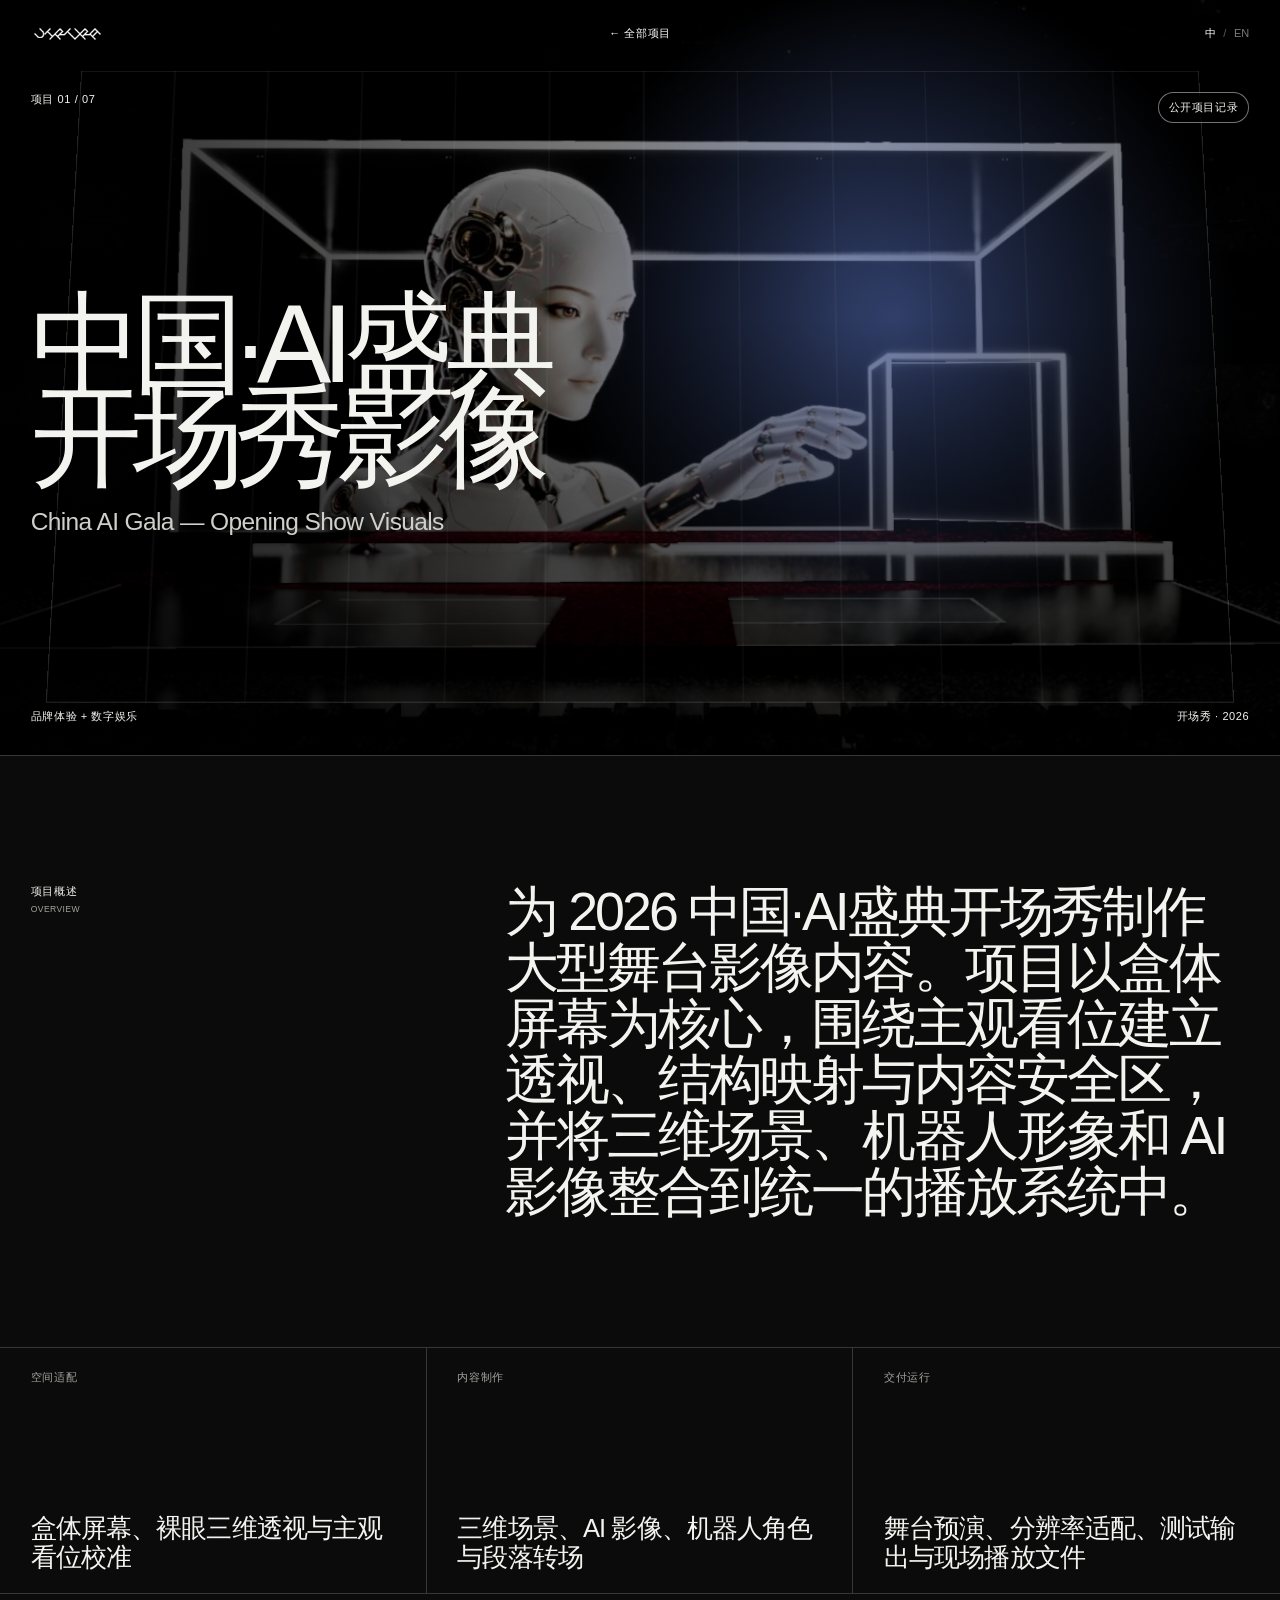
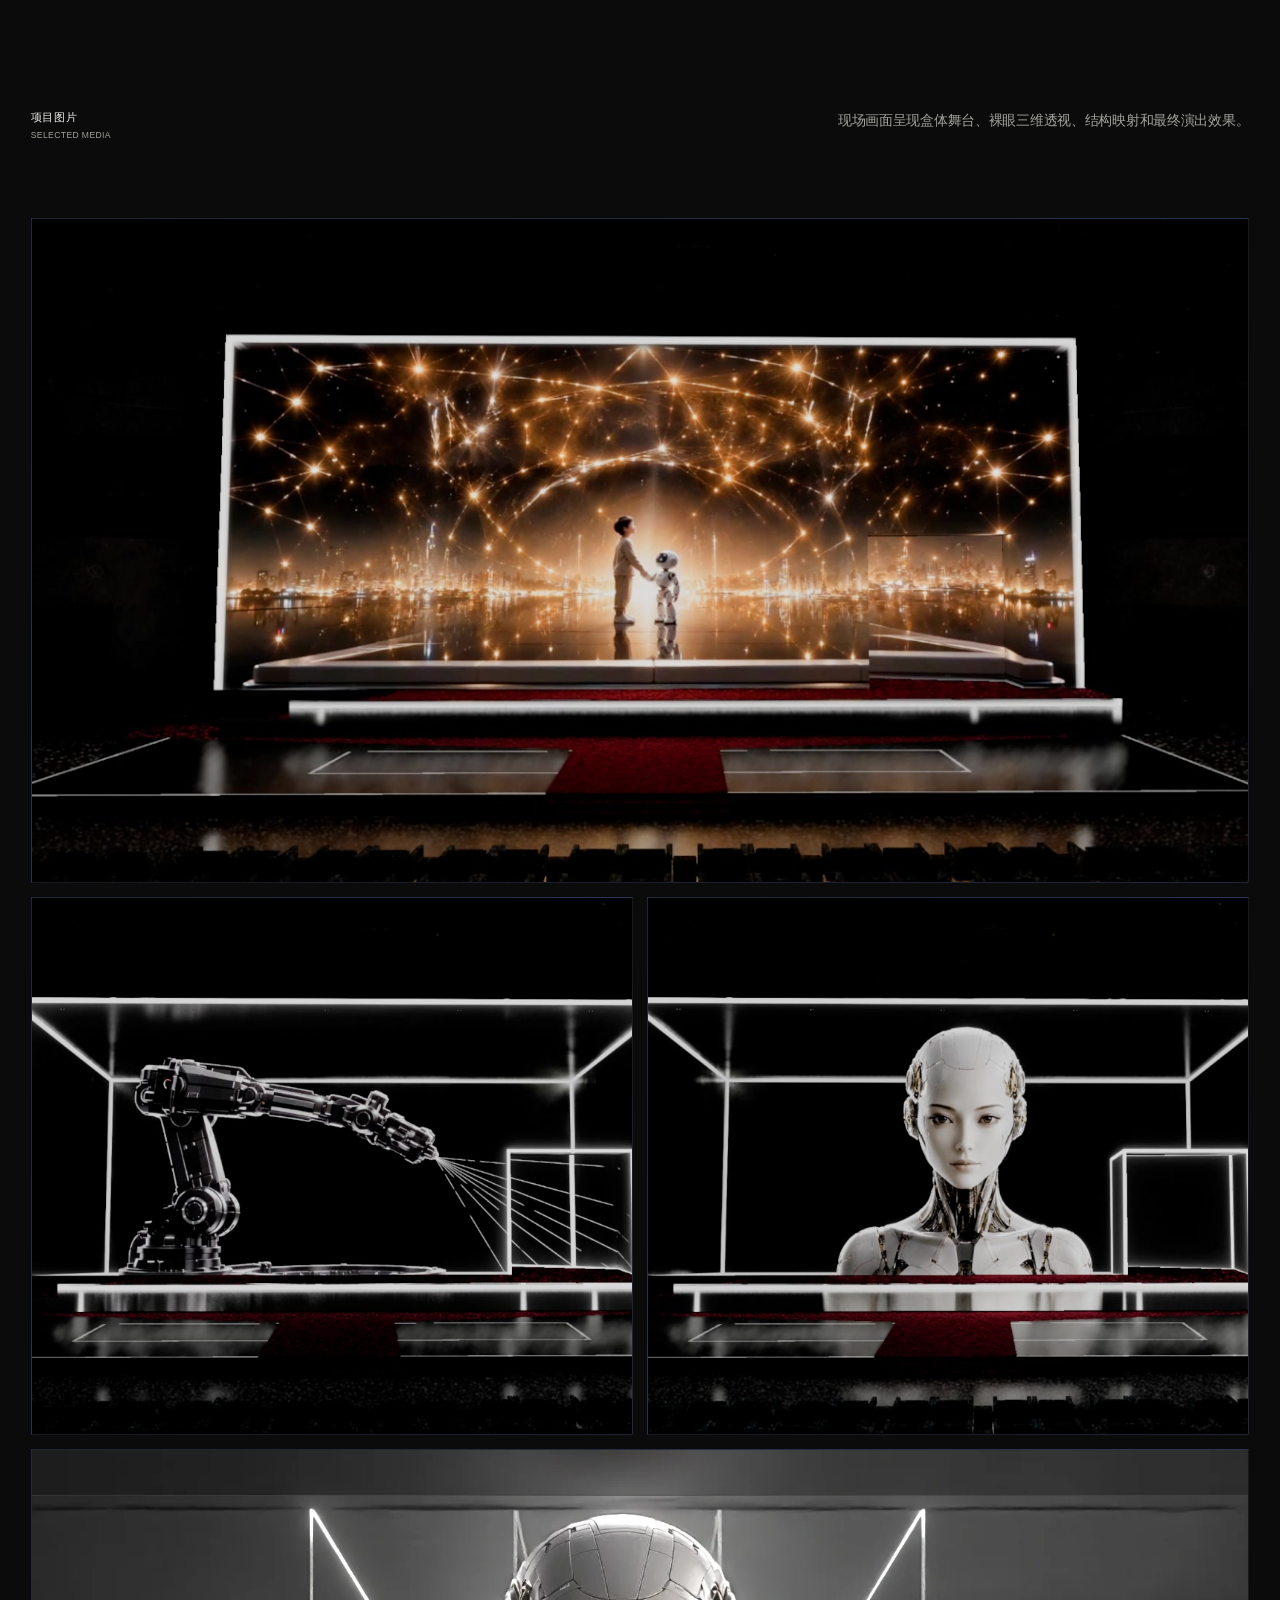
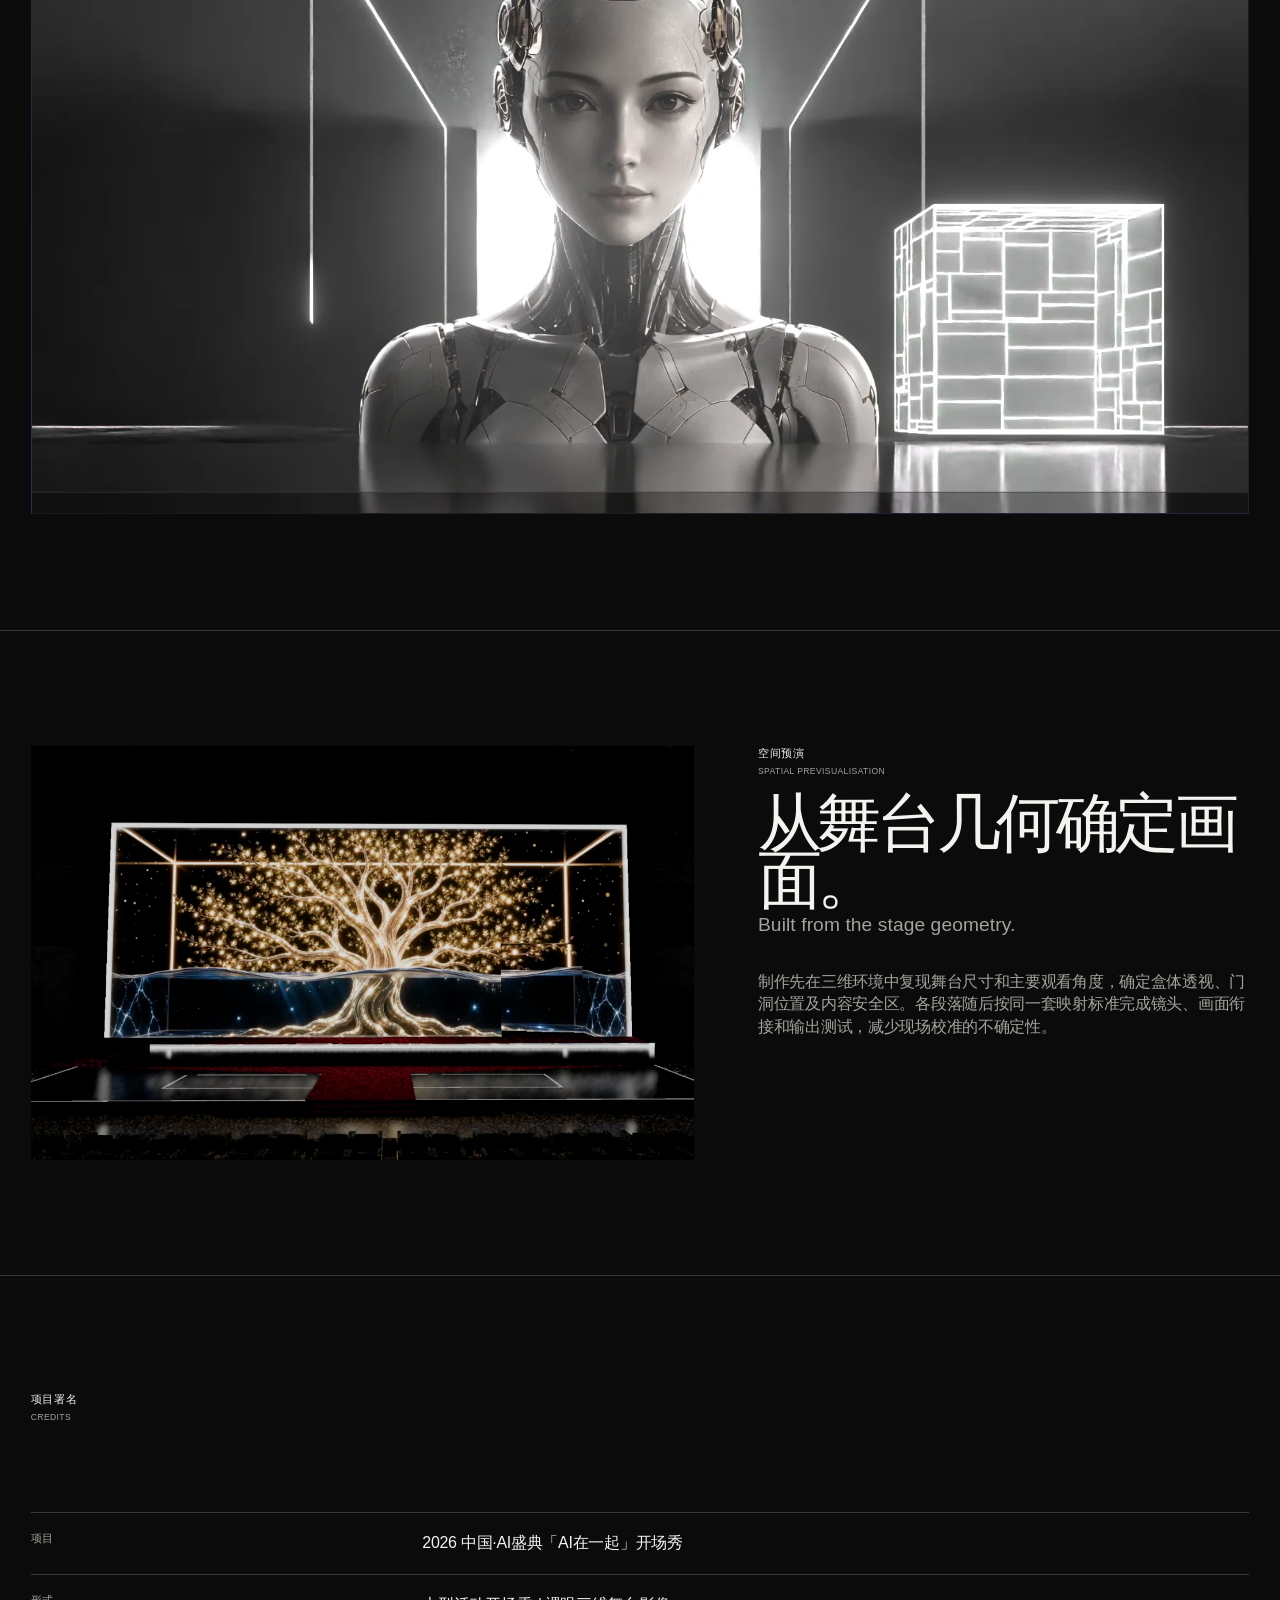
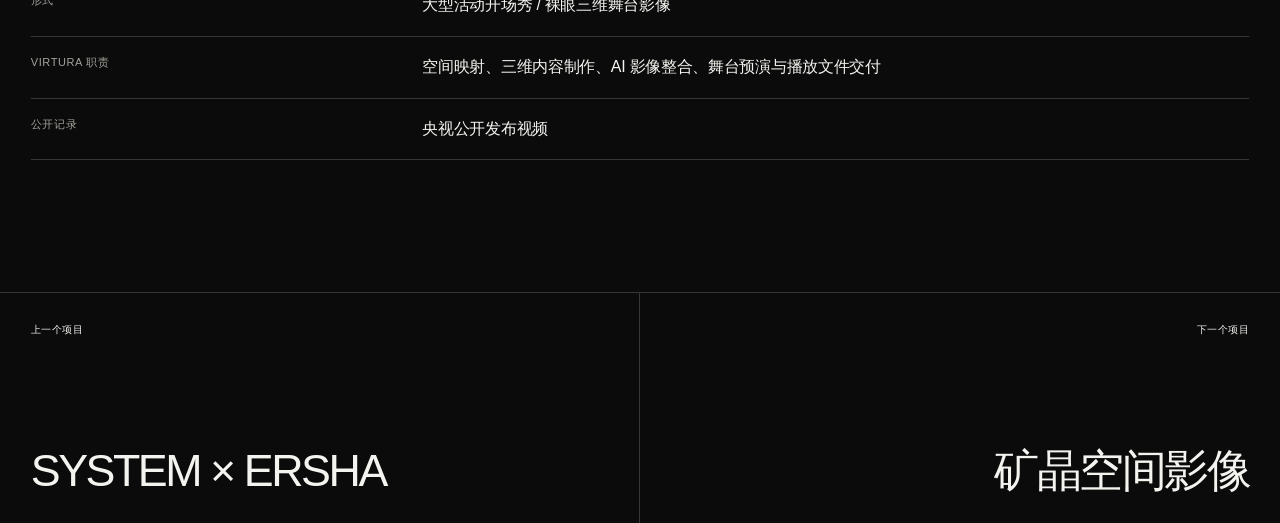
<file: work/ai-gala.html>
<!DOCTYPE html>

<html data-description-en="Opening-show visuals and spatial media production for the China AI Gala." data-description-zh="中国·AI盛典开场秀影像与空间媒体制作项目。" data-lang="zh" data-title-en="China AI Gala — Opening Show Visuals — VIRTURA" data-title-zh="中国·AI盛典开场秀影像 — VIRTURA" lang="zh-CN">
<head><meta charset="utf-8"/><meta content="width=device-width,initial-scale=1" name="viewport"/><meta content="Opening-show visuals and spatial media production for the China AI Gala." name="description"/><title>China AI Gala — Opening Show Visuals — VIRTURA</title><link href="project.css" rel="stylesheet"/><script>try{document.documentElement.dataset.lang=localStorage.getItem('virtura-language')||'zh'}catch(e){document.documentElement.dataset.lang='zh'}</script></head>
<body class="tone-ai">
<nav class="nav"><a class="brand" href="../index.html" aria-label="VIRTURA home"><img alt="VIRTURA" class="brand-mark" src="../assets/virtura-logo-white.png"/><span class="sr-only">VIRTURA</span></a><a class="back" href="../index.html#work"><span>←</span> <span class="lang-zh">全部项目</span><span class="lang-en">All Work</span></a><div aria-label="Language" class="lang-switch" role="group"><button data-set-lang="zh" type="button">中</button><span class="divider">/</span><button data-set-lang="en" type="button">EN</button></div></nav>
<header class="hero"><img alt="中国·AI盛典开场秀盒体舞台画面" class="hero-media" src="../VIRTURA_WEBSITE_ASSETS/01_AI_GALA/hero-robot-cube.jpg"/><div class="hero-top"><span><span class="lang-zh">项目 01 / 07</span><span class="lang-en">Project 01 / 07</span></span><span class="asset-state"><span class="lang-zh">公开项目记录</span><span class="lang-en">Public project documentation</span></span></div><h1 class="hero-title"><span class="lang-zh">中国·AI盛典开场秀影像<span class="en">China AI Gala — Opening Show Visuals</span></span><span class="lang-en">China AI Gala — Opening Show Visuals</span></h1><div class="hero-foot"><span><span class="lang-zh">品牌体验 + 数字娱乐</span><span class="lang-en">Brand Experience + Digital Entertainment</span></span><span><span class="lang-zh">开场秀 · 2026</span><span class="lang-en">Opening Show · 2026</span></span></div></header>
<main><section class="summary"><div class="section-label bilingual-label"><span class="lang-zh">项目概述</span><span class="lang-en">Overview</span></div><p class="intro"><span class="lang-zh">为 2026 中国·AI盛典开场秀制作大型舞台影像内容。项目以盒体屏幕为核心，围绕主观看位建立透视、结构映射与内容安全区，并将三维场景、机器人形象和 AI 影像整合到统一的播放系统中。</span><span class="lang-en">Large-format stage content for the 2026 China AI Gala opening show. Built around a box-shaped LED set, the project aligned perspective, mapped geometry and safe zones to the primary audience view, then integrated 3D environments, a robotic figure and AI-generated imagery into one playback system.</span></p></section><section aria-label="Project facts" class="facts"><div class="fact"><div class="fact-label"><span class="lang-zh">空间适配</span><span class="lang-en">Spatial Design</span></div><div class="fact-value"><span class="lang-zh">盒体屏幕、裸眼三维透视与主观看位校准</span><span class="lang-en">Box-shaped LED architecture, glasses-free 3D perspective and primary-view calibration</span></div></div><div class="fact"><div class="fact-label"><span class="lang-zh">内容制作</span><span class="lang-en">Content Production</span></div><div class="fact-value"><span class="lang-zh">三维场景、AI 影像、机器人角色与段落转场</span><span class="lang-en">3D environments, AI-generated imagery, a robotic character and sequence transitions</span></div></div><div class="fact"><div class="fact-label"><span class="lang-zh">交付运行</span><span class="lang-en">Delivery</span></div><div class="fact-value"><span class="lang-zh">舞台预演、分辨率适配、测试输出与现场播放文件</span><span class="lang-en">Stage previsualisation, resolution mapping, test renders and show-ready playback files</span></div></div></section>
<section class="media-section"><div class="media-head"><div class="section-label bilingual-label"><span class="lang-zh">项目图片</span><span class="lang-en">Selected Media</span></div><p class="media-note"><span class="lang-zh">现场画面呈现盒体舞台、裸眼三维透视、结构映射和最终演出效果。</span><span class="lang-en">Selected frames show the box-shaped stage, glasses-free perspective, mapped geometry and final show presentation.</span></p></div><div class="gallery">
<figure class="media-slot wide"><img alt="AI 盛典最终舞台空间" src="../VIRTURA_WEBSITE_ASSETS/01_AI_GALA/detail_04_final-stage.jpg"/><figcaption><span class="lang-zh">最终呈现</span><span class="lang-en">Installed view</span></figcaption></figure>
<figure class="media-slot"><img alt="舞台盒体结构映射" src="../VIRTURA_WEBSITE_ASSETS/01_AI_GALA/detail_01_mapping.jpg"/><figcaption><span class="lang-zh">结构测试</span><span class="lang-en">Structure test</span></figcaption></figure>
<figure class="media-slot"><img alt="AI 人形影像内容" src="../VIRTURA_WEBSITE_ASSETS/01_AI_GALA/detail_02_ai-figure.jpg"/><figcaption><span class="lang-zh">内容整合</span><span class="lang-en">Content integration</span></figcaption></figure>
<figure class="media-slot wide"><img alt="AI 机器人正面场景" src="../VIRTURA_WEBSITE_ASSETS/01_AI_GALA/detail_05_robot-light.webp"/><figcaption><span class="lang-zh">发布画面</span><span class="lang-en">Release frame</span></figcaption></figure></div></section>
<section class="process"><div class="process-visual"><img alt="蓝色空间画布与盒体边界" src="../VIRTURA_WEBSITE_ASSETS/01_AI_GALA/detail_03_spatial-water.jpg"/></div><div class="process-copy"><div class="section-label bilingual-label"><span class="lang-zh">空间预演</span><span class="lang-en">Spatial Previsualisation</span></div><h2 class="dual-title"><span class="lang-zh">从舞台几何确定画面。</span><span class="lang-en">Built from the stage geometry.</span></h2><p><span class="lang-zh">制作先在三维环境中复现舞台尺寸和主要观看角度，确定盒体透视、门洞位置及内容安全区。各段落随后按同一套映射标准完成镜头、画面衔接和输出测试，减少现场校准的不确定性。</span><span class="lang-en">The stage dimensions and primary sightline were reconstructed in 3D before content production began. Perspective, the central opening and safe areas were locked first; every sequence then followed the same mapping standard through camera design, transitions and output tests, reducing uncertainty during on-site calibration.</span></p></div></section><section class="credits"><div class="section-label bilingual-label"><span class="lang-zh">项目署名</span><span class="lang-en">Credits</span></div><dl class="credits-grid"><div class="credit"><dt><span class="lang-zh">项目</span><span class="lang-en">Project</span></dt><dd><span class="lang-zh">2026 中国·AI盛典「AI在一起」开场秀</span><span class="lang-en">2026 China AI Gala — “AI Together” Opening Show</span></dd></div><div class="credit"><dt><span class="lang-zh">形式</span><span class="lang-en">Format</span></dt><dd><span class="lang-zh">大型活动开场秀 / 裸眼三维舞台影像</span><span class="lang-en">Large-scale opening show / glasses-free 3D stage content</span></dd></div><div class="credit"><dt><span class="lang-zh">VIRTURA 职责</span><span class="lang-en">VIRTURA Role</span></dt><dd><span class="lang-zh">空间映射、三维内容制作、AI 影像整合、舞台预演与播放文件交付</span><span class="lang-en">Spatial mapping, 3D content production, AI-image integration, stage previsualisation and show-file delivery</span></dd></div><div class="credit"><dt><span class="lang-zh">公开记录</span><span class="lang-en">Public Documentation</span></dt><dd><span class="lang-zh">央视公开发布视频</span><span class="lang-en">Public video released by CCTV</span></dd></div></dl></section></main>
<footer class="project-nav"><a href="system-ersha.html"><span class="project-nav-label"><span class="lang-zh">上一个项目</span><span class="lang-en">Previous</span></span><span class="project-nav-title"><span class="lang-zh">SYSTEM × ERSHA</span><span class="lang-en">SYSTEM × ERSHA</span></span></a><a href="natgeo-crystal.html"><span class="project-nav-label"><span class="lang-zh">下一个项目</span><span class="lang-en">Next</span></span><span class="project-nav-title"><span class="lang-zh">矿晶空间影像</span><span class="lang-en">Crystal Landscape</span></span></a></footer><script src="../assets/lang.js"></script></body></html>
</file>
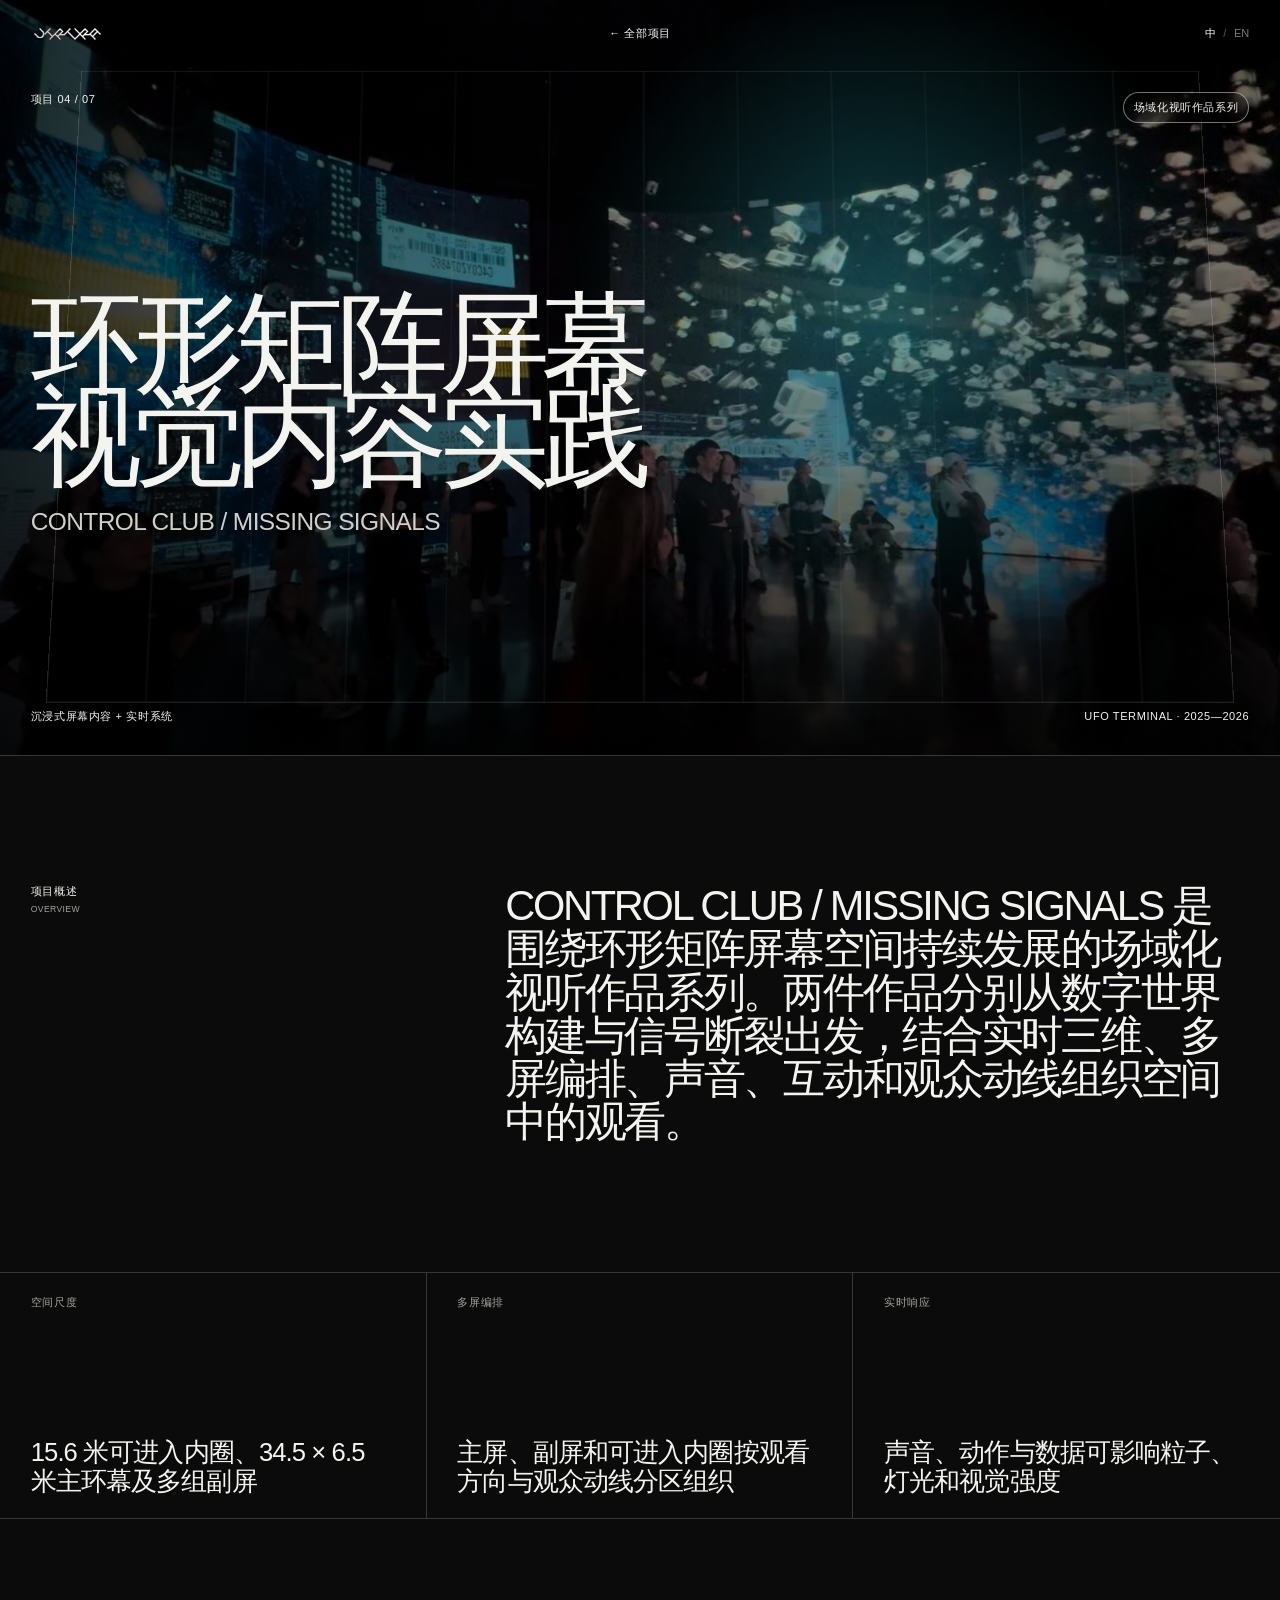
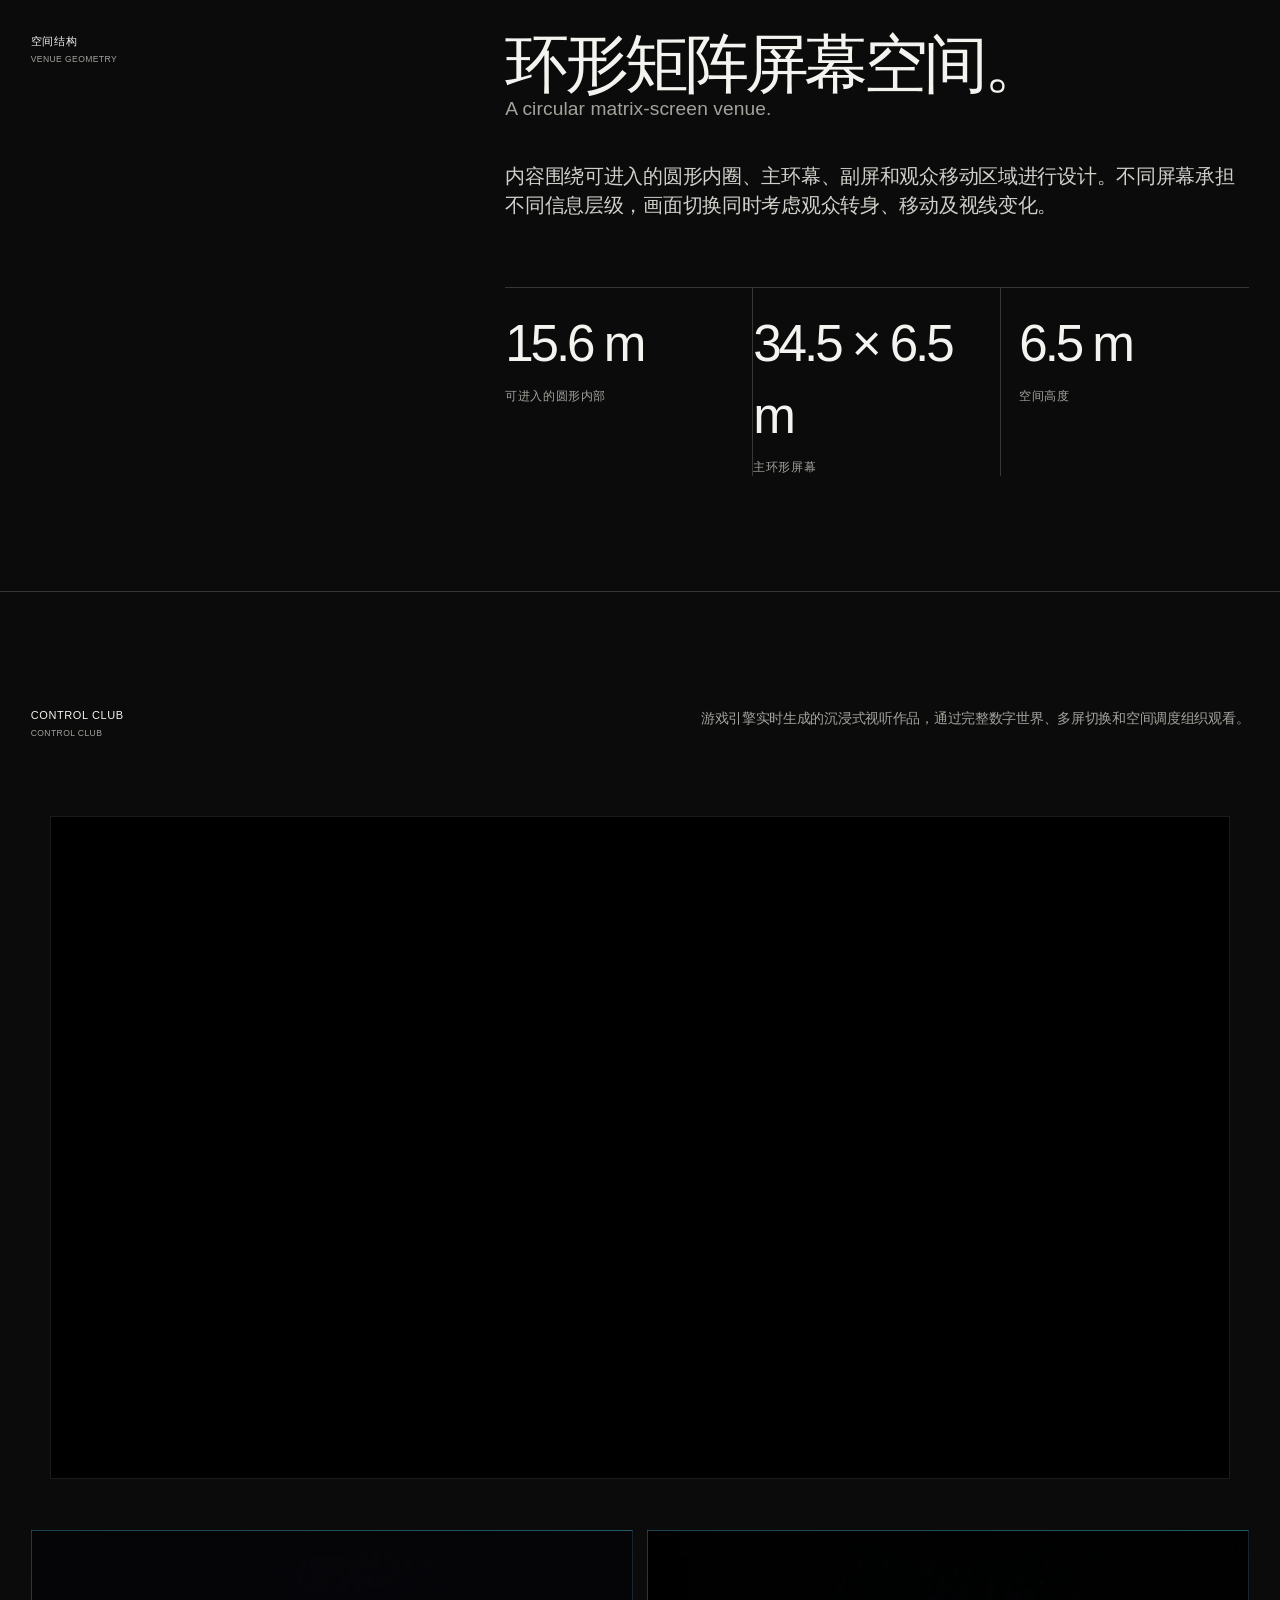
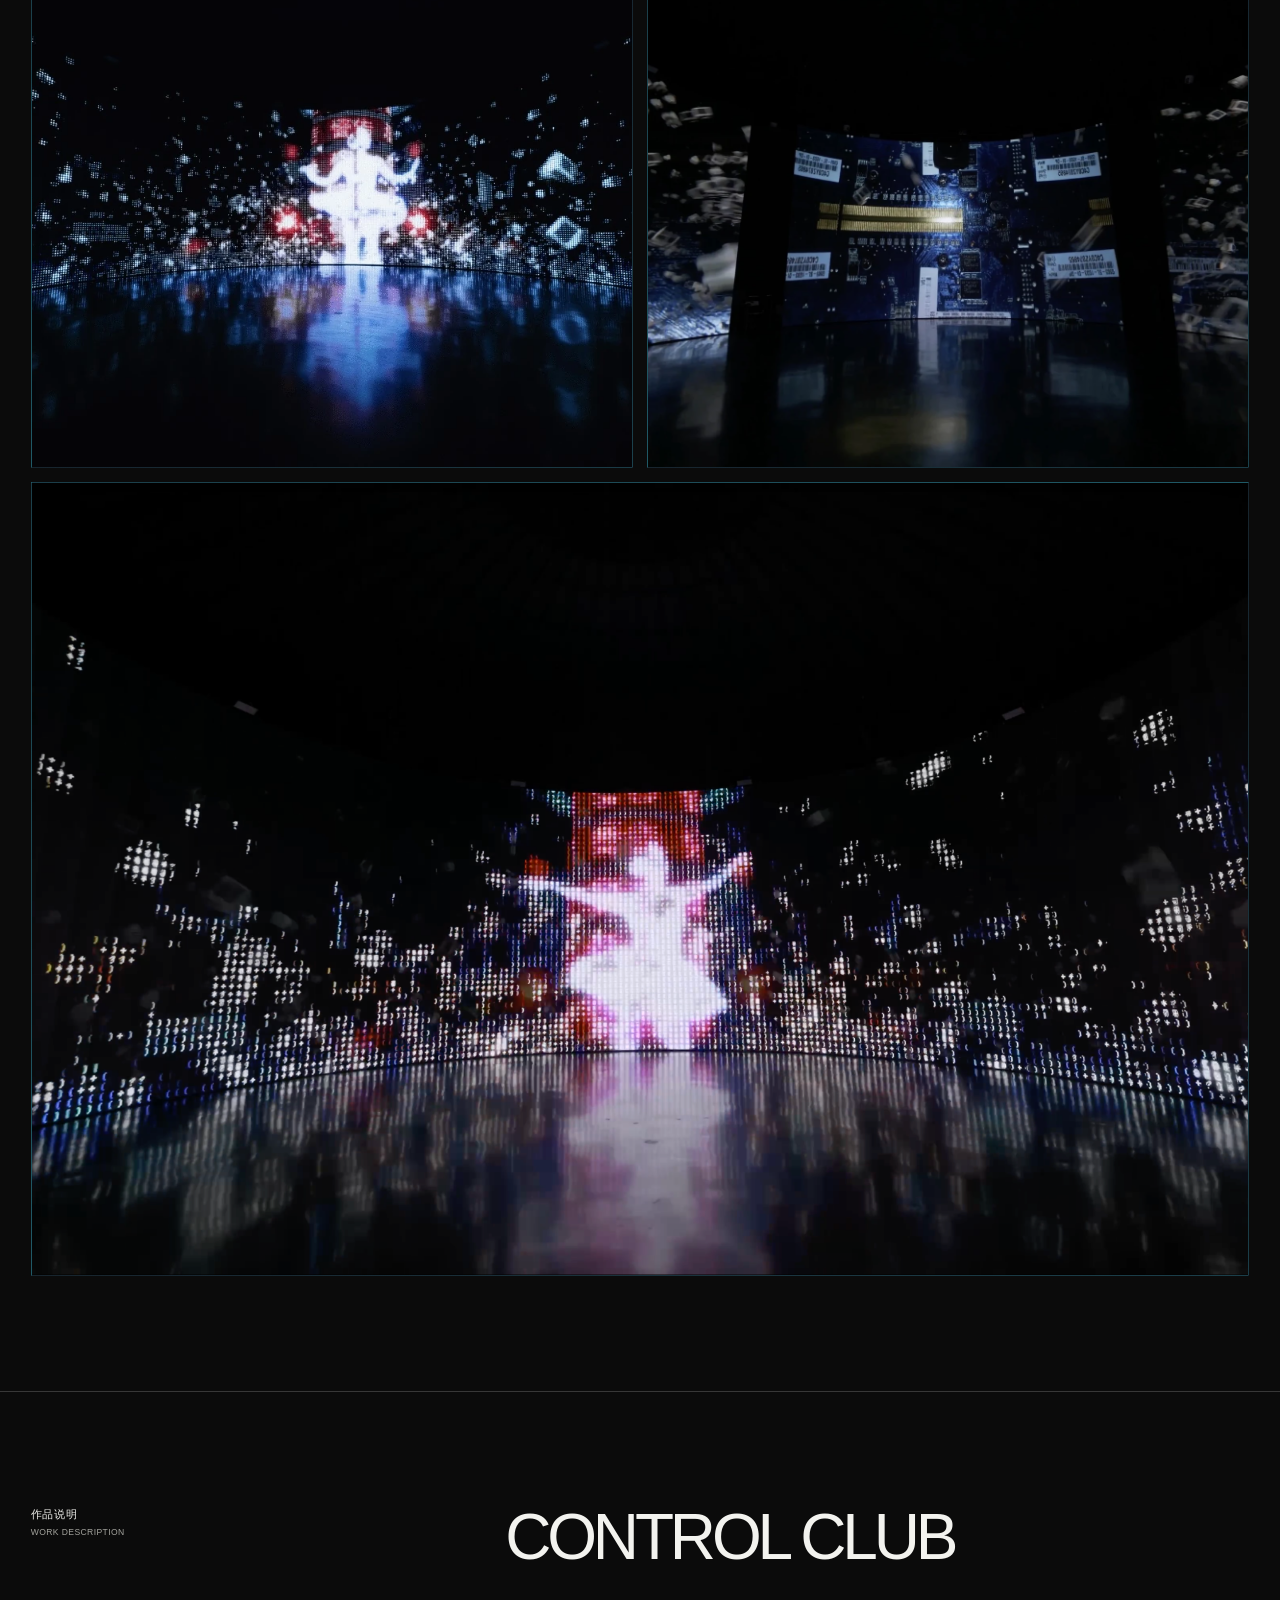
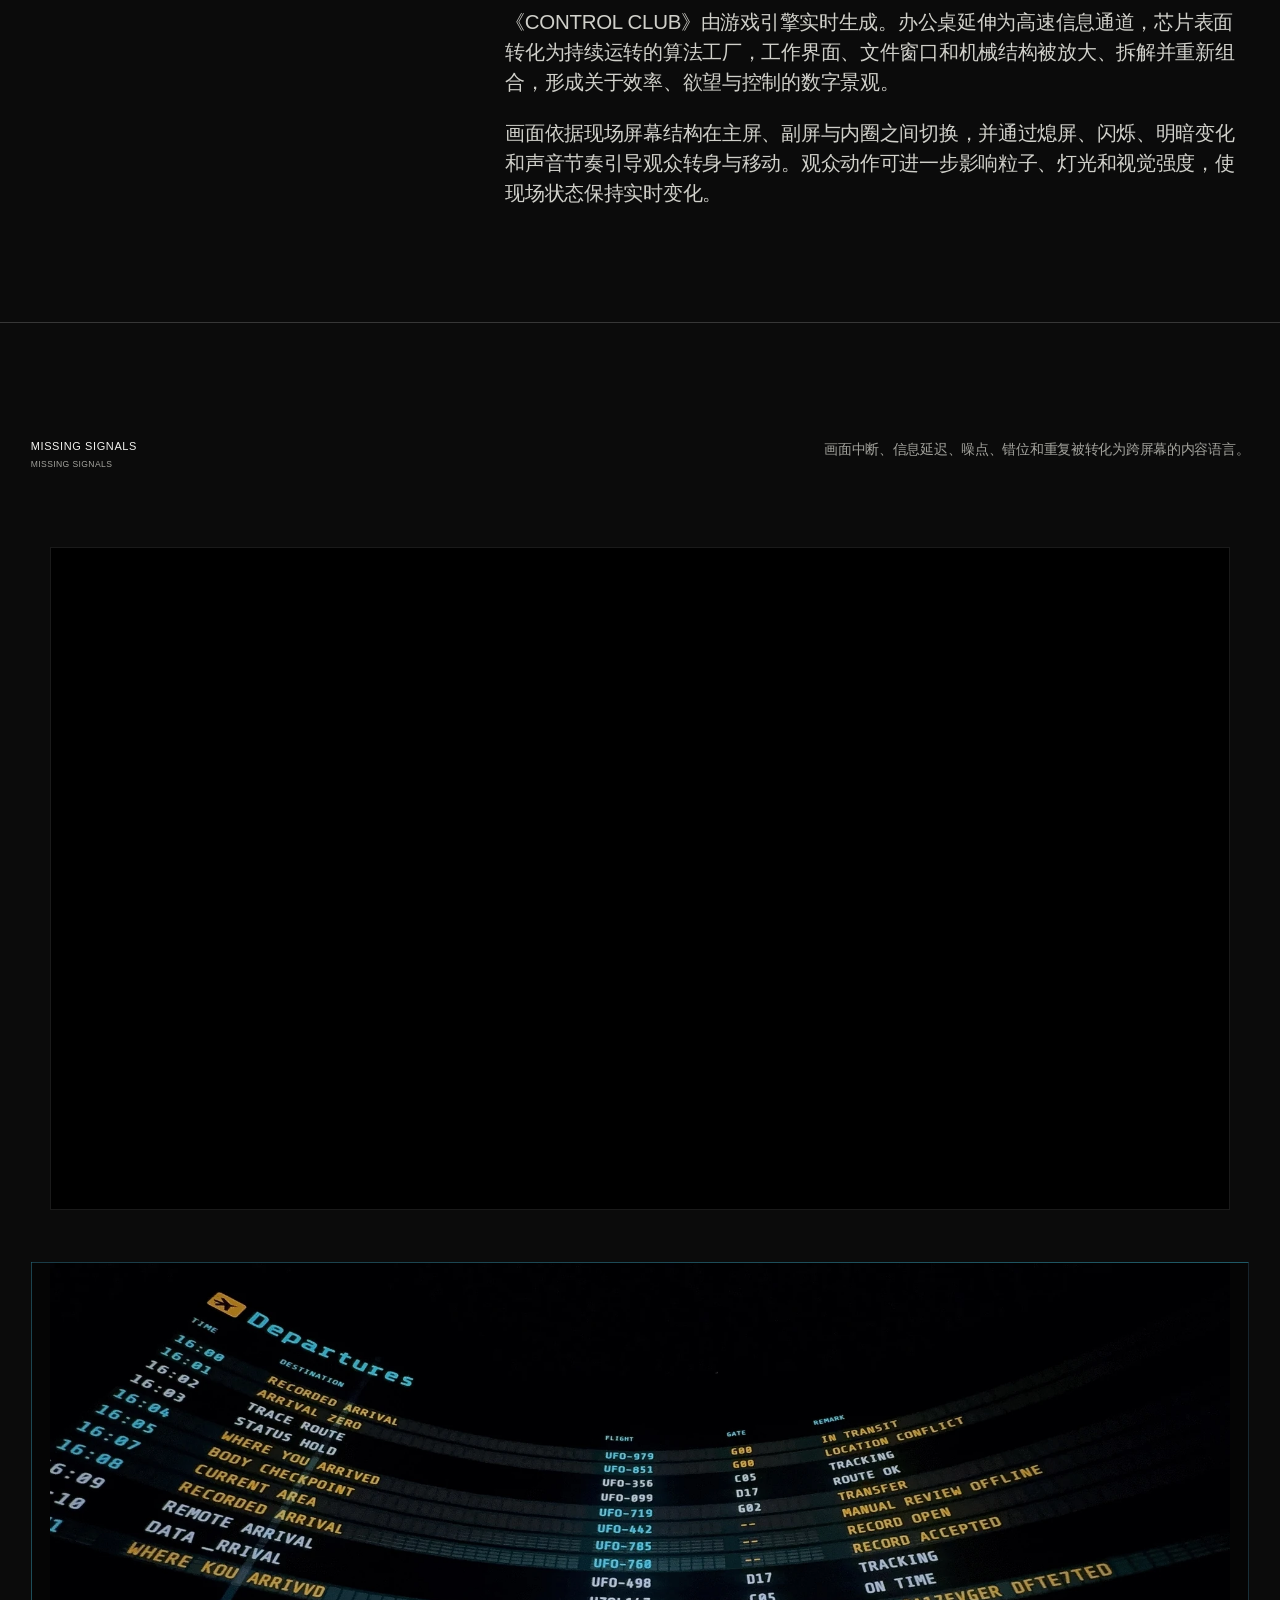
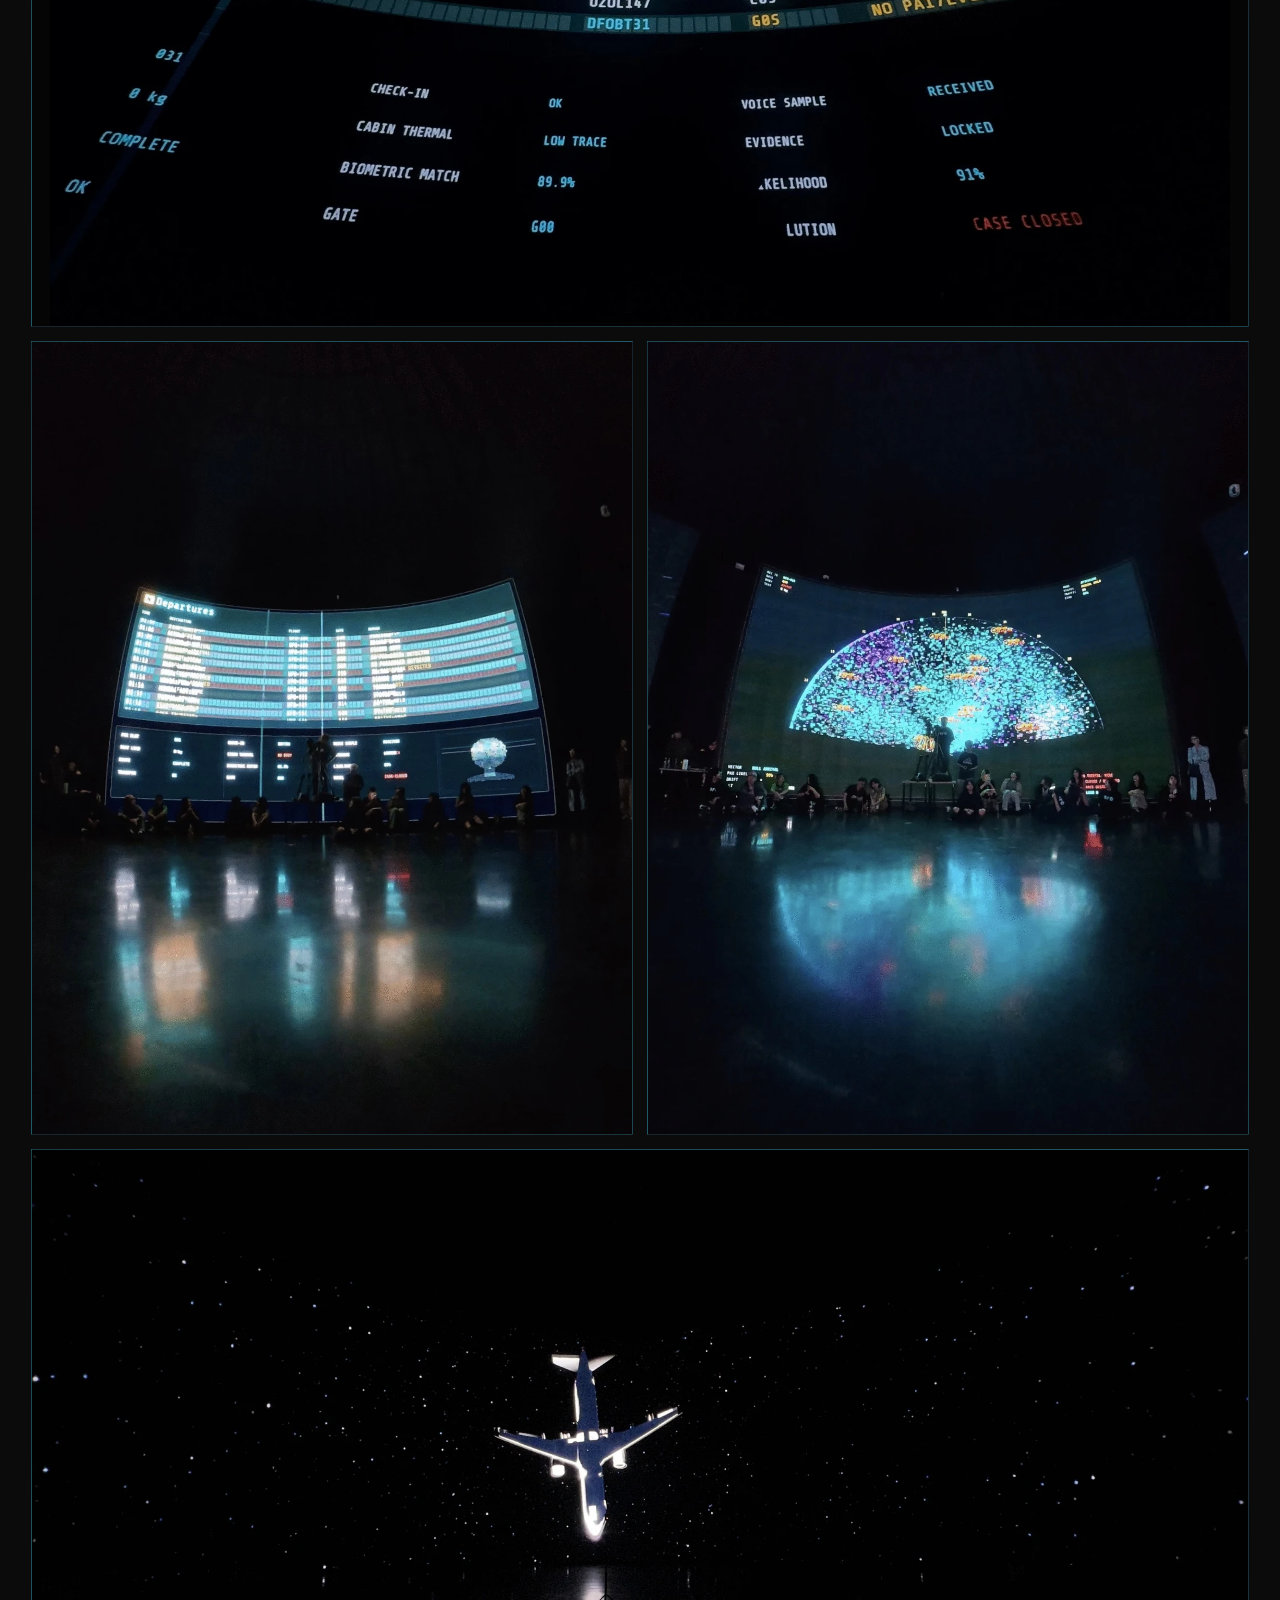
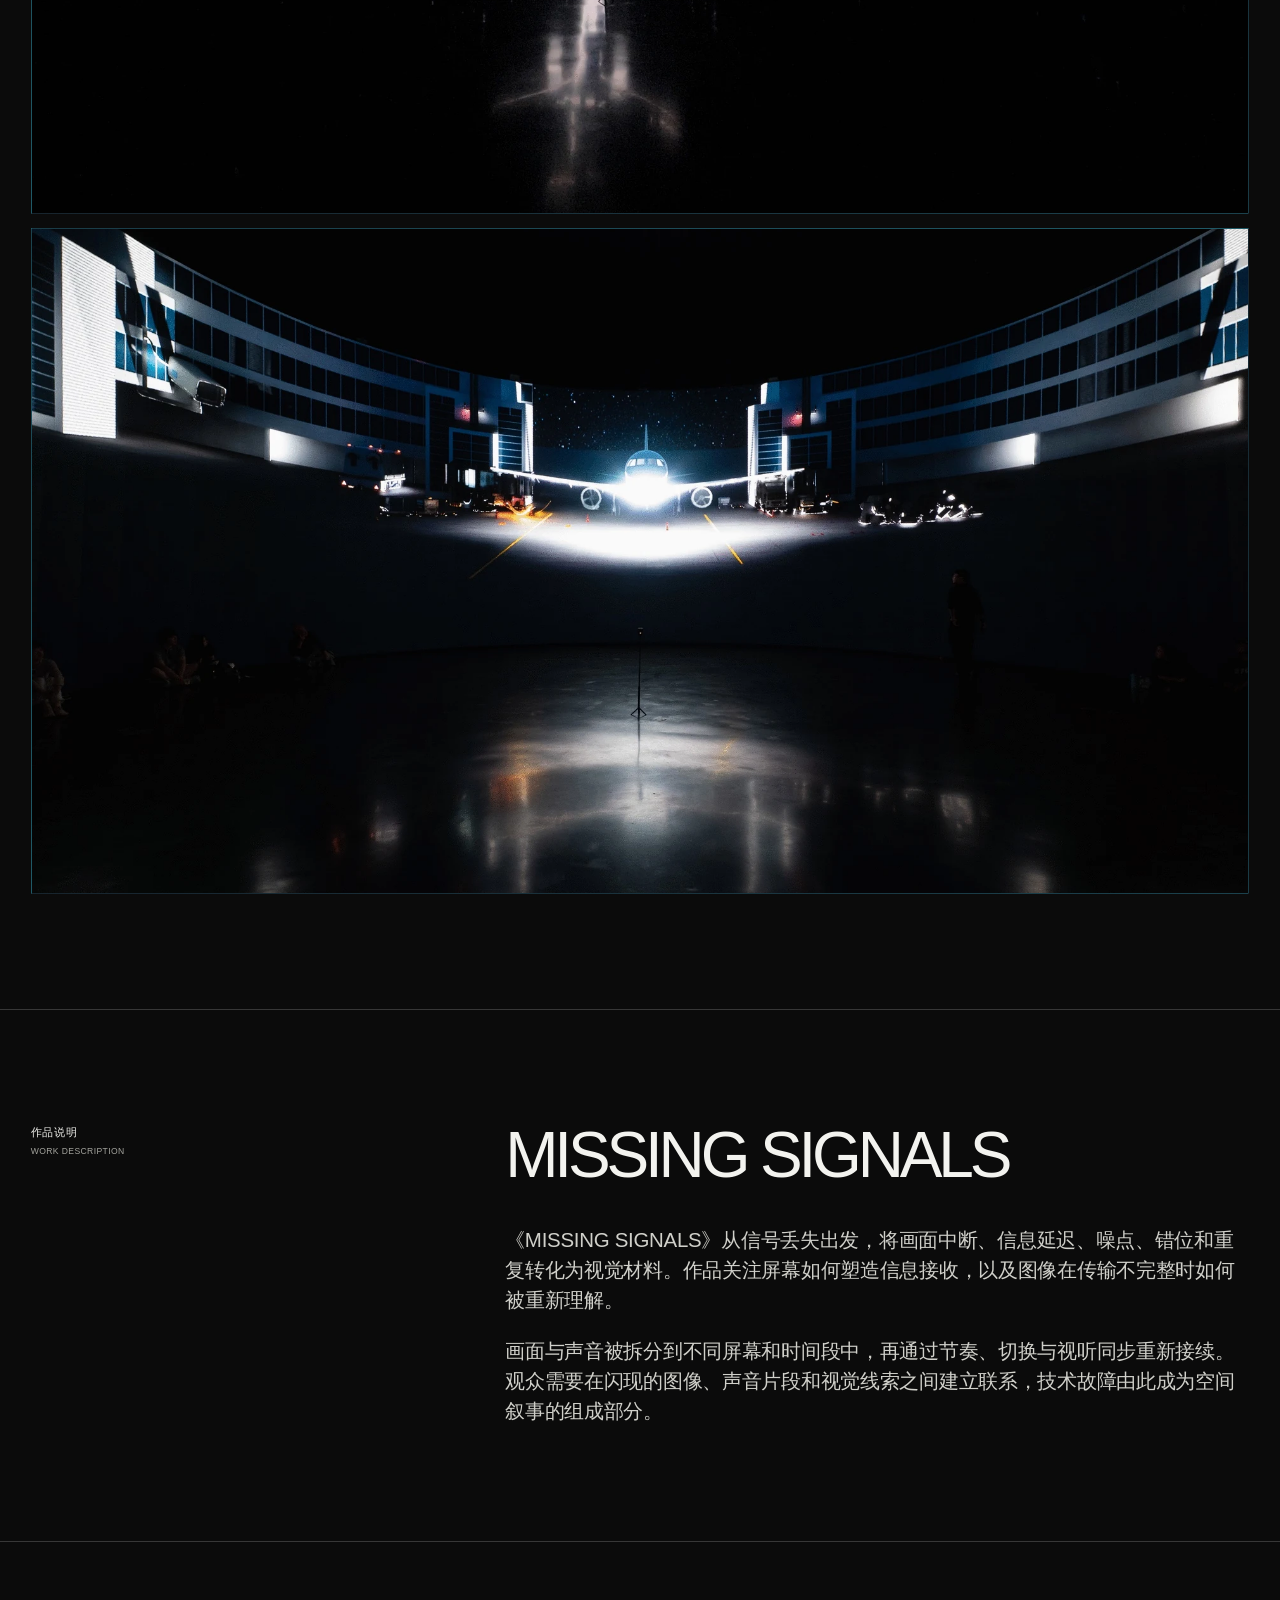
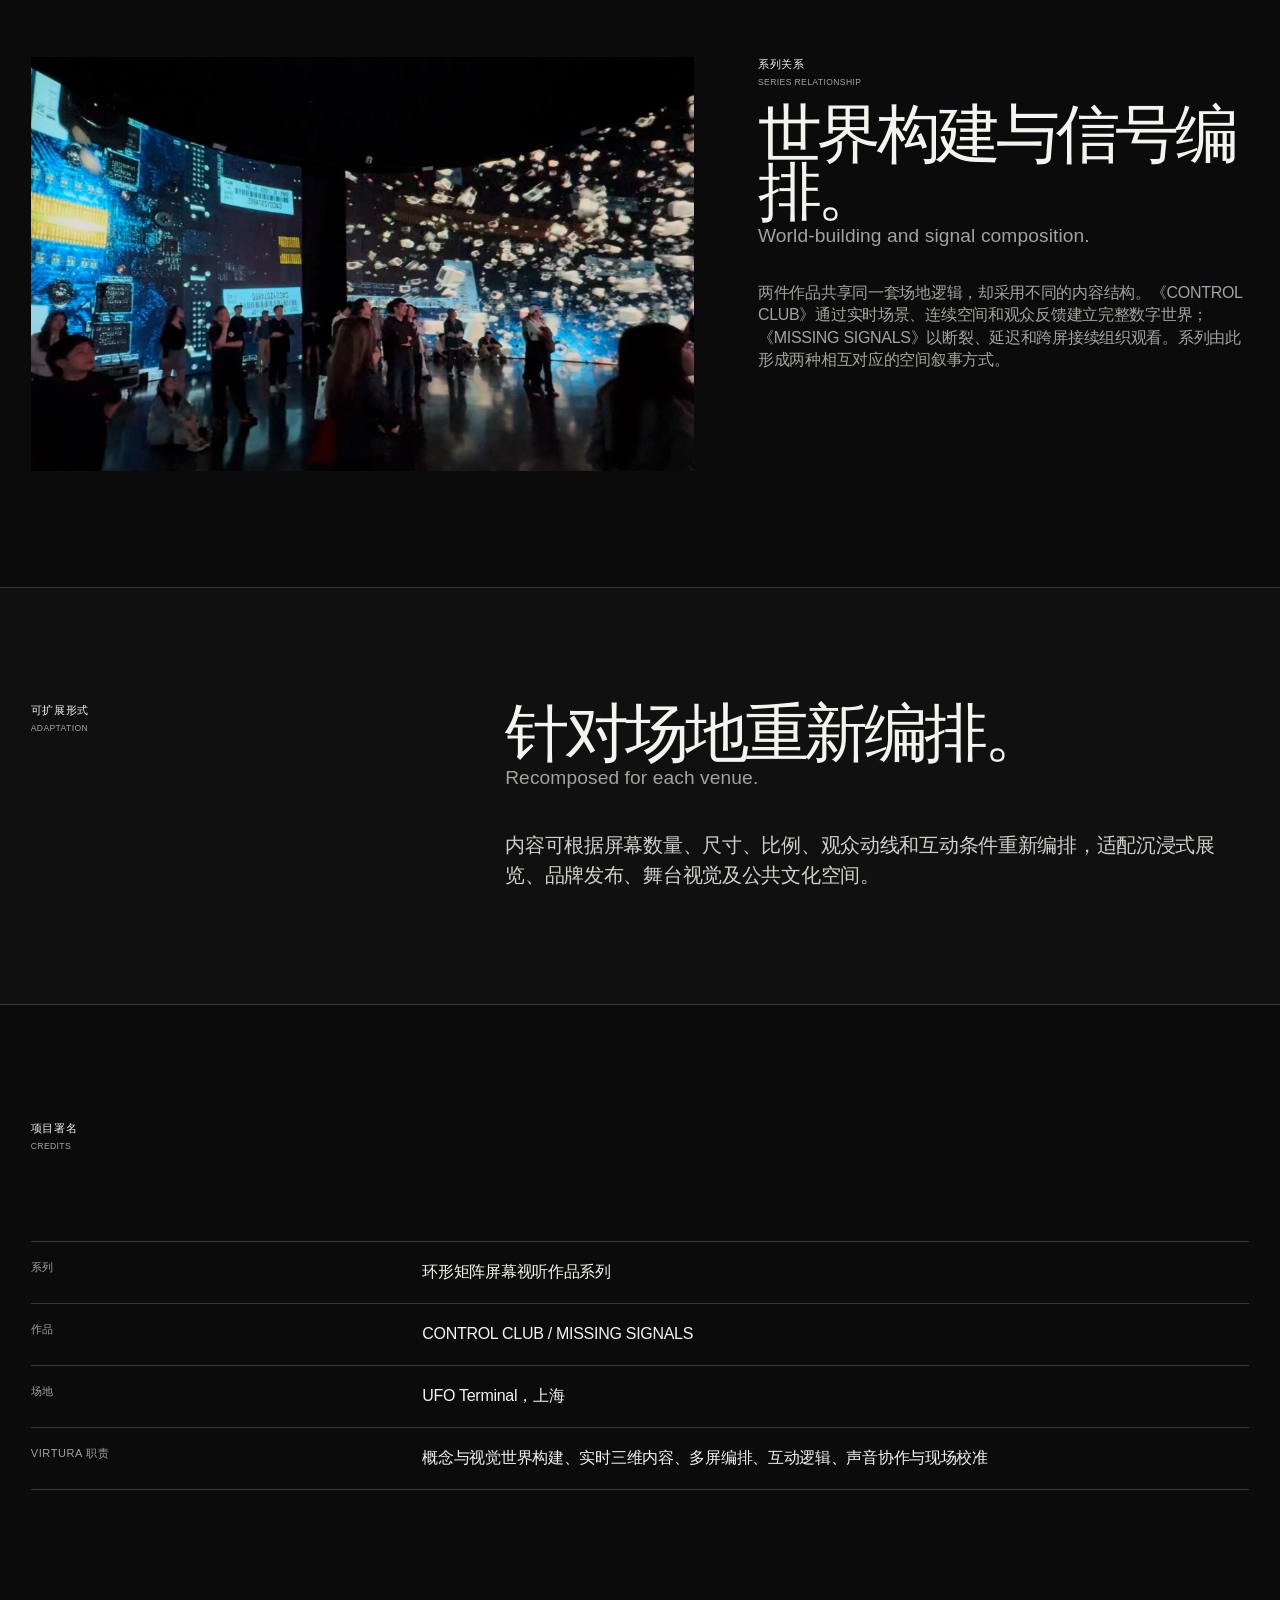
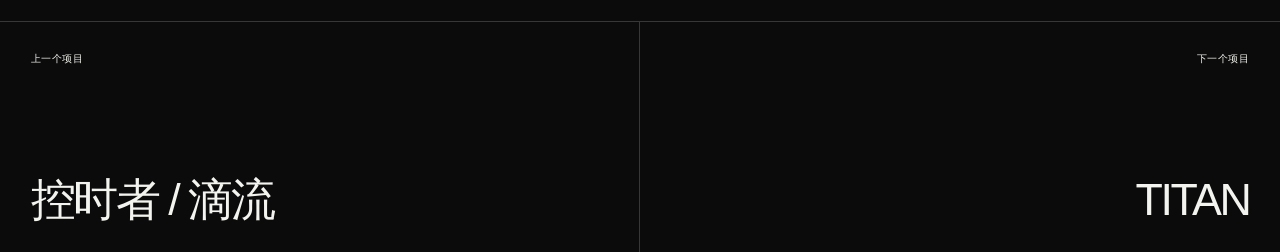
<file: work/circular-matrix-screen.html>
<!DOCTYPE html>

<html data-description-en="Realtime 3D, multi-screen sequencing and immersive audiovisual practice for a circular matrix-screen venue." data-description-zh="基于环形矩阵屏幕空间的实时三维、多屏编排与沉浸式视听内容实践。" data-lang="zh" data-title-en="CONTROL CLUB / MISSING SIGNALS — VIRTURA" data-title-zh="环形矩阵屏幕视觉内容实践 — VIRTURA" lang="zh-CN">
<head><meta charset="utf-8"/><meta content="width=device-width,initial-scale=1" name="viewport"/><meta content="Realtime 3D, multi-screen sequencing and immersive audiovisual practice for a circular matrix-screen venue." name="description"/><title>CONTROL CLUB / MISSING SIGNALS — VIRTURA</title><link href="project.css" rel="stylesheet"/><script>try{document.documentElement.dataset.lang=localStorage.getItem('virtura-language')||'zh'}catch(e){document.documentElement.dataset.lang='zh'}</script></head>
<body class="tone-matrix">
<nav class="nav"><a class="brand" href="../index.html" aria-label="VIRTURA home"><img alt="VIRTURA" class="brand-mark" src="../assets/virtura-logo-white.png"/><span class="sr-only">VIRTURA</span></a><a class="back" href="../index.html#work"><span>←</span> <span class="lang-zh">全部项目</span><span class="lang-en">All Work</span></a><div aria-label="Language" class="lang-switch" role="group"><button data-set-lang="zh" type="button">中</button><span class="divider">/</span><button data-set-lang="en" type="button">EN</button></div></nav>
<header class="hero"><img alt="CONTROL CLUB 环形矩阵屏幕现场与观众" class="hero-media" src="../VIRTURA_WEBSITE_ASSETS/09_CIRCULAR_MATRIX_SCREEN/control_live_cover.webp"/><div class="hero-top"><span><span class="lang-zh">项目 04 / 07</span><span class="lang-en">Project 04 / 07</span></span><span class="asset-state"><span class="lang-zh">场域化视听作品系列</span><span class="lang-en">Site-specific audiovisual series</span></span></div><h1 class="hero-title"><span class="lang-zh">环形矩阵屏幕视觉内容实践<span class="en">CONTROL CLUB / MISSING SIGNALS</span></span><span class="lang-en">CONTROL CLUB / MISSING SIGNALS</span></h1><div class="hero-foot"><span><span class="lang-zh">沉浸式屏幕内容 + 实时系统</span><span class="lang-en">Immersive Screen Content + Realtime Systems</span></span><span><span class="lang-zh">UFO Terminal · 2025—2026</span><span class="lang-en">UFO Terminal · 2025—2026</span></span></div></header>
<main><section class="summary"><div class="section-label bilingual-label"><span class="lang-zh">项目概述</span><span class="lang-en">Overview</span></div><p class="intro long"><span class="lang-zh">CONTROL CLUB / MISSING SIGNALS 是围绕环形矩阵屏幕空间持续发展的场域化视听作品系列。两件作品分别从数字世界构建与信号断裂出发，结合实时三维、多屏编排、声音、互动和观众动线组织空间中的观看。</span><span class="lang-en">CONTROL CLUB and MISSING SIGNALS form an evolving series of site-specific audiovisual works for a circular matrix-screen venue. One builds a realtime digital world; the other turns signal loss into a multi-screen language. Both are composed around screen geometry, sound, interaction and audience movement.</span></p></section><section aria-label="Project facts" class="facts"><div class="fact"><div class="fact-label"><span class="lang-zh">空间尺度</span><span class="lang-en">Venue Scale</span></div><div class="fact-value"><span class="lang-zh">15.6 米可进入内圈、34.5 × 6.5 米主环幕及多组副屏</span><span class="lang-en">15.6 m navigable interior, a 34.5 × 6.5 m main curved screen and multiple secondary displays</span></div></div><div class="fact"><div class="fact-label"><span class="lang-zh">多屏编排</span><span class="lang-en">Multi-screen Direction</span></div><div class="fact-value"><span class="lang-zh">主屏、副屏和可进入内圈按观看方向与观众动线分区组织</span><span class="lang-en">Main, secondary and inner displays sequenced around viewing directions and audience movement</span></div></div><div class="fact"><div class="fact-label"><span class="lang-zh">实时响应</span><span class="lang-en">Realtime Response</span></div><div class="fact-value"><span class="lang-zh">声音、动作与数据可影响粒子、灯光和视觉强度</span><span class="lang-en">Sound, movement and data can affect particles, lighting and visual intensity</span></div></div></section>
<section class="text-section"><div><div class="section-label bilingual-label"><span class="lang-zh">空间结构</span><span class="lang-en">Venue Geometry</span></div></div><div class="text-body"><h2 class="dual-title"><span class="lang-zh">环形矩阵屏幕空间。</span><span class="lang-en">A circular matrix-screen venue.</span></h2><p class="lang-zh">内容围绕可进入的圆形内圈、主环幕、副屏和观众移动区域进行设计。不同屏幕承担不同信息层级，画面切换同时考虑观众转身、移动及视线变化。</p><p class="lang-en">Content is composed across the navigable inner circle, the main curved screen, secondary displays and the audience circulation zone. Each screen carries a distinct layer of information, with transitions designed around turning bodies, movement and changing sightlines.</p><div class="geometry"><div class="geometry-item"><strong>15.6 m</strong><span><span class="lang-zh">可进入的圆形内部</span><span class="lang-en">Navigable interior</span></span></div><div class="geometry-item"><strong>34.5 × 6.5 m</strong><span><span class="lang-zh">主环形屏幕</span><span class="lang-en">Main curved screen</span></span></div><div class="geometry-item"><strong>6.5 m</strong><span><span class="lang-zh">空间高度</span><span class="lang-en">Venue height</span></span></div></div></div></section>
<section class="media-section"><div class="media-head"><div class="section-label bilingual-label"><span class="lang-zh">CONTROL CLUB</span><span class="lang-en">CONTROL CLUB</span></div><p class="media-note"><span class="lang-zh">游戏引擎实时生成的沉浸式视听作品，通过完整数字世界、多屏切换和空间调度组织观看。</span><span class="lang-en">A game-engine-driven immersive audiovisual work, structured through a continuous digital world, multi-screen transitions and spatial choreography.</span></p></div><div class="external-video"><iframe allowfullscreen="true" frameborder="0" loading="lazy" scrolling="no" src="https://www.manamana.net/video/2709444" title="CONTROL CLUB video"></iframe></div><div class="gallery"><figure class="media-slot"><img alt="CONTROL CLUB 数字人物场景" src="../VIRTURA_WEBSITE_ASSETS/09_CIRCULAR_MATRIX_SCREEN/control_01.webp"/><figcaption><span class="lang-zh">实时数字景观</span><span class="lang-en">Realtime environment</span></figcaption></figure><figure class="media-slot"><img alt="CONTROL CLUB 芯片与算法工厂场景" src="../VIRTURA_WEBSITE_ASSETS/09_CIRCULAR_MATRIX_SCREEN/control_02.webp"/><figcaption><span class="lang-zh">多屏空间内容</span><span class="lang-en">Multi-screen content</span></figcaption></figure><figure class="media-slot wide tall"><img alt="CONTROL CLUB 屏幕细节" src="../VIRTURA_WEBSITE_ASSETS/09_CIRCULAR_MATRIX_SCREEN/control_04_detail.png"/><figcaption><span class="lang-zh">环形屏幕细节</span><span class="lang-en">Circular-screen detail</span></figcaption></figure></div></section>
<section class="text-section"><div><div class="section-label bilingual-label"><span class="lang-zh">作品说明</span><span class="lang-en">Work Description</span></div></div><div class="text-body"><h2>CONTROL CLUB</h2><p class="lang-zh">《CONTROL CLUB》由游戏引擎实时生成。办公桌延伸为高速信息通道，芯片表面转化为持续运转的算法工厂，工作界面、文件窗口和机械结构被放大、拆解并重新组合，形成关于效率、欲望与控制的数字景观。</p><p class="lang-en">CONTROL CLUB is generated in realtime through a game engine. Desks extend into high-speed information channels; chip surfaces become continuously operating algorithmic factories. Work interfaces, file windows and mechanical structures are enlarged, dismantled and recomposed into a digital landscape of efficiency, desire and control.</p><p class="lang-zh">画面依据现场屏幕结构在主屏、副屏与内圈之间切换，并通过熄屏、闪烁、明暗变化和声音节奏引导观众转身与移动。观众动作可进一步影响粒子、灯光和视觉强度，使现场状态保持实时变化。</p><p class="lang-en">The work moves between the main, secondary and inner displays. Blackouts, flashes, shifts in brightness and sound cues prompt the audience to turn and move through the space. Audience motion can also affect particles, lighting and visual intensity, keeping the environment responsive throughout each presentation.</p></div></section>
<section class="media-section"><div class="media-head"><div class="section-label bilingual-label"><span class="lang-zh">MISSING SIGNALS</span><span class="lang-en">MISSING SIGNALS</span></div><p class="media-note"><span class="lang-zh">画面中断、信息延迟、噪点、错位和重复被转化为跨屏幕的内容语言。</span><span class="lang-en">Interruption, latency, noise, displacement and repetition become a compositional language across the screens.</span></p></div><div class="external-video"><iframe allowfullscreen="true" frameborder="0" loading="lazy" scrolling="no" src="https://www.manamana.net/video/2931430" title="MISSING SIGNALS video"></iframe></div><div class="gallery"><figure class="media-slot wide contain"><img alt="MISSING SIGNALS 航班信息界面" src="../VIRTURA_WEBSITE_ASSETS/09_CIRCULAR_MATRIX_SCREEN/missing_02.webp"/><figcaption><span class="lang-zh">信息中断</span><span class="lang-en">Interrupted information</span></figcaption></figure><figure class="media-slot tall"><img alt="MISSING SIGNALS 航班屏现场" src="../VIRTURA_WEBSITE_ASSETS/09_CIRCULAR_MATRIX_SCREEN/missing_03.webp"/><figcaption><span class="lang-zh">多屏编排</span><span class="lang-en">Multi-screen sequence</span></figcaption></figure><figure class="media-slot tall"><img alt="MISSING SIGNALS 数据半球现场" src="../VIRTURA_WEBSITE_ASSETS/09_CIRCULAR_MATRIX_SCREEN/missing_04.webp"/><figcaption><span class="lang-zh">信息重组</span><span class="lang-en">Data recomposition</span></figcaption></figure><figure class="media-slot wide"><img alt="MISSING SIGNALS 星空飞机场景" src="../VIRTURA_WEBSITE_ASSETS/09_CIRCULAR_MATRIX_SCREEN/missing_05.webp"/><figcaption><span class="lang-zh">信号接续</span><span class="lang-en">Signal continuation</span></figcaption></figure><figure class="media-slot wide"><img alt="MISSING SIGNALS 飞机与机场空间" src="../VIRTURA_WEBSITE_ASSETS/09_CIRCULAR_MATRIX_SCREEN/missing_01.webp"/><figcaption><span class="lang-zh">机场叙事</span><span class="lang-en">Airport narrative</span></figcaption></figure></div></section>
<section class="text-section"><div><div class="section-label bilingual-label"><span class="lang-zh">作品说明</span><span class="lang-en">Work Description</span></div></div><div class="text-body"><h2>MISSING SIGNALS</h2><p class="lang-zh">《MISSING SIGNALS》从信号丢失出发，将画面中断、信息延迟、噪点、错位和重复转化为视觉材料。作品关注屏幕如何塑造信息接收，以及图像在传输不完整时如何被重新理解。</p><p class="lang-en">MISSING SIGNALS begins with signal loss, using interruption, latency, noise, displacement and repetition as visual material. The work examines how screens shape the reception of information, and how an image is reinterpreted when transmission becomes incomplete.</p><p class="lang-zh">画面与声音被拆分到不同屏幕和时间段中，再通过节奏、切换与视听同步重新接续。观众需要在闪现的图像、声音片段和视觉线索之间建立联系，技术故障由此成为空间叙事的组成部分。</p><p class="lang-en">Image and sound are distributed across different screens and moments, then reconnected through pacing, switching and audiovisual synchronisation. The audience builds relationships between brief images, sound fragments and visual clues, turning technical failure into part of the spatial narrative.</p></div></section>
<section class="process"><div class="process-visual"><img alt="CONTROL CLUB 现场与观众" src="../VIRTURA_WEBSITE_ASSETS/09_CIRCULAR_MATRIX_SCREEN/control_live_cover.webp"/></div><div class="process-copy"><div class="section-label bilingual-label"><span class="lang-zh">系列关系</span><span class="lang-en">Series Relationship</span></div><h2 class="dual-title"><span class="lang-zh">世界构建与信号编排。</span><span class="lang-en">World-building and signal composition.</span></h2><p><span class="lang-zh">两件作品共享同一套场地逻辑，却采用不同的内容结构。《CONTROL CLUB》通过实时场景、连续空间和观众反馈建立完整数字世界；《MISSING SIGNALS》以断裂、延迟和跨屏接续组织观看。系列由此形成两种相互对应的空间叙事方式。</span><span class="lang-en">The two works share the same venue logic while using different content structures. CONTROL CLUB creates a coherent digital world through realtime scenes, continuous space and audience feedback. MISSING SIGNALS organises attention through fragmentation, latency and transitions across screens. Together they establish two complementary approaches to spatial narrative.</span></p></div></section><section class="text-section adaptation-section"><div><div class="section-label bilingual-label"><span class="lang-zh">可扩展形式</span><span class="lang-en">Adaptation</span></div></div><div class="text-body"><h2 class="dual-title"><span class="lang-zh">针对场地重新编排。</span><span class="lang-en">Recomposed for each venue.</span></h2><p class="lang-zh">内容可根据屏幕数量、尺寸、比例、观众动线和互动条件重新编排，适配沉浸式展览、品牌发布、舞台视觉及公共文化空间。</p><p class="lang-en">The content can be recomposed around the number, scale and ratio of screens, audience circulation and available interaction systems, for immersive exhibitions, brand launches, stage environments and public cultural spaces.</p></div></section><section class="credits"><div class="section-label bilingual-label"><span class="lang-zh">项目署名</span><span class="lang-en">Credits</span></div><dl class="credits-grid"><div class="credit"><dt><span class="lang-zh">系列</span><span class="lang-en">Series</span></dt><dd><span class="lang-zh">环形矩阵屏幕视听作品系列</span><span class="lang-en">Circular Matrix-Screen Audiovisual Series</span></dd></div><div class="credit"><dt><span class="lang-zh">作品</span><span class="lang-en">Works</span></dt><dd><span class="lang-zh">CONTROL CLUB / MISSING SIGNALS</span><span class="lang-en">CONTROL CLUB / MISSING SIGNALS</span></dd></div><div class="credit"><dt><span class="lang-zh">场地</span><span class="lang-en">Venue</span></dt><dd><span class="lang-zh">UFO Terminal，上海</span><span class="lang-en">UFO Terminal, Shanghai</span></dd></div><div class="credit"><dt><span class="lang-zh">VIRTURA 职责</span><span class="lang-en">VIRTURA Role</span></dt><dd><span class="lang-zh">概念与视觉世界构建、实时三维内容、多屏编排、互动逻辑、声音协作与现场校准</span><span class="lang-en">Concept and visual world-building, realtime 3D content, multi-screen direction, interaction logic, sound collaboration and on-site calibration</span></dd></div></dl></section></main>
<footer class="project-nav"><a href="ufo-circular-series.html"><span class="project-nav-label"><span class="lang-zh">上一个项目</span><span class="lang-en">Previous</span></span><span class="project-nav-title"><span class="lang-zh">控时者 / 滴流</span><span class="lang-en">TIMER / DROP FLOW</span></span></a><a href="titan.html"><span class="project-nav-label"><span class="lang-zh">下一个项目</span><span class="lang-en">Next</span></span><span class="project-nav-title"><span class="lang-zh">TITAN</span><span class="lang-en">TITAN</span></span></a></footer><script src="../assets/lang.js"></script></body></html>
</file>
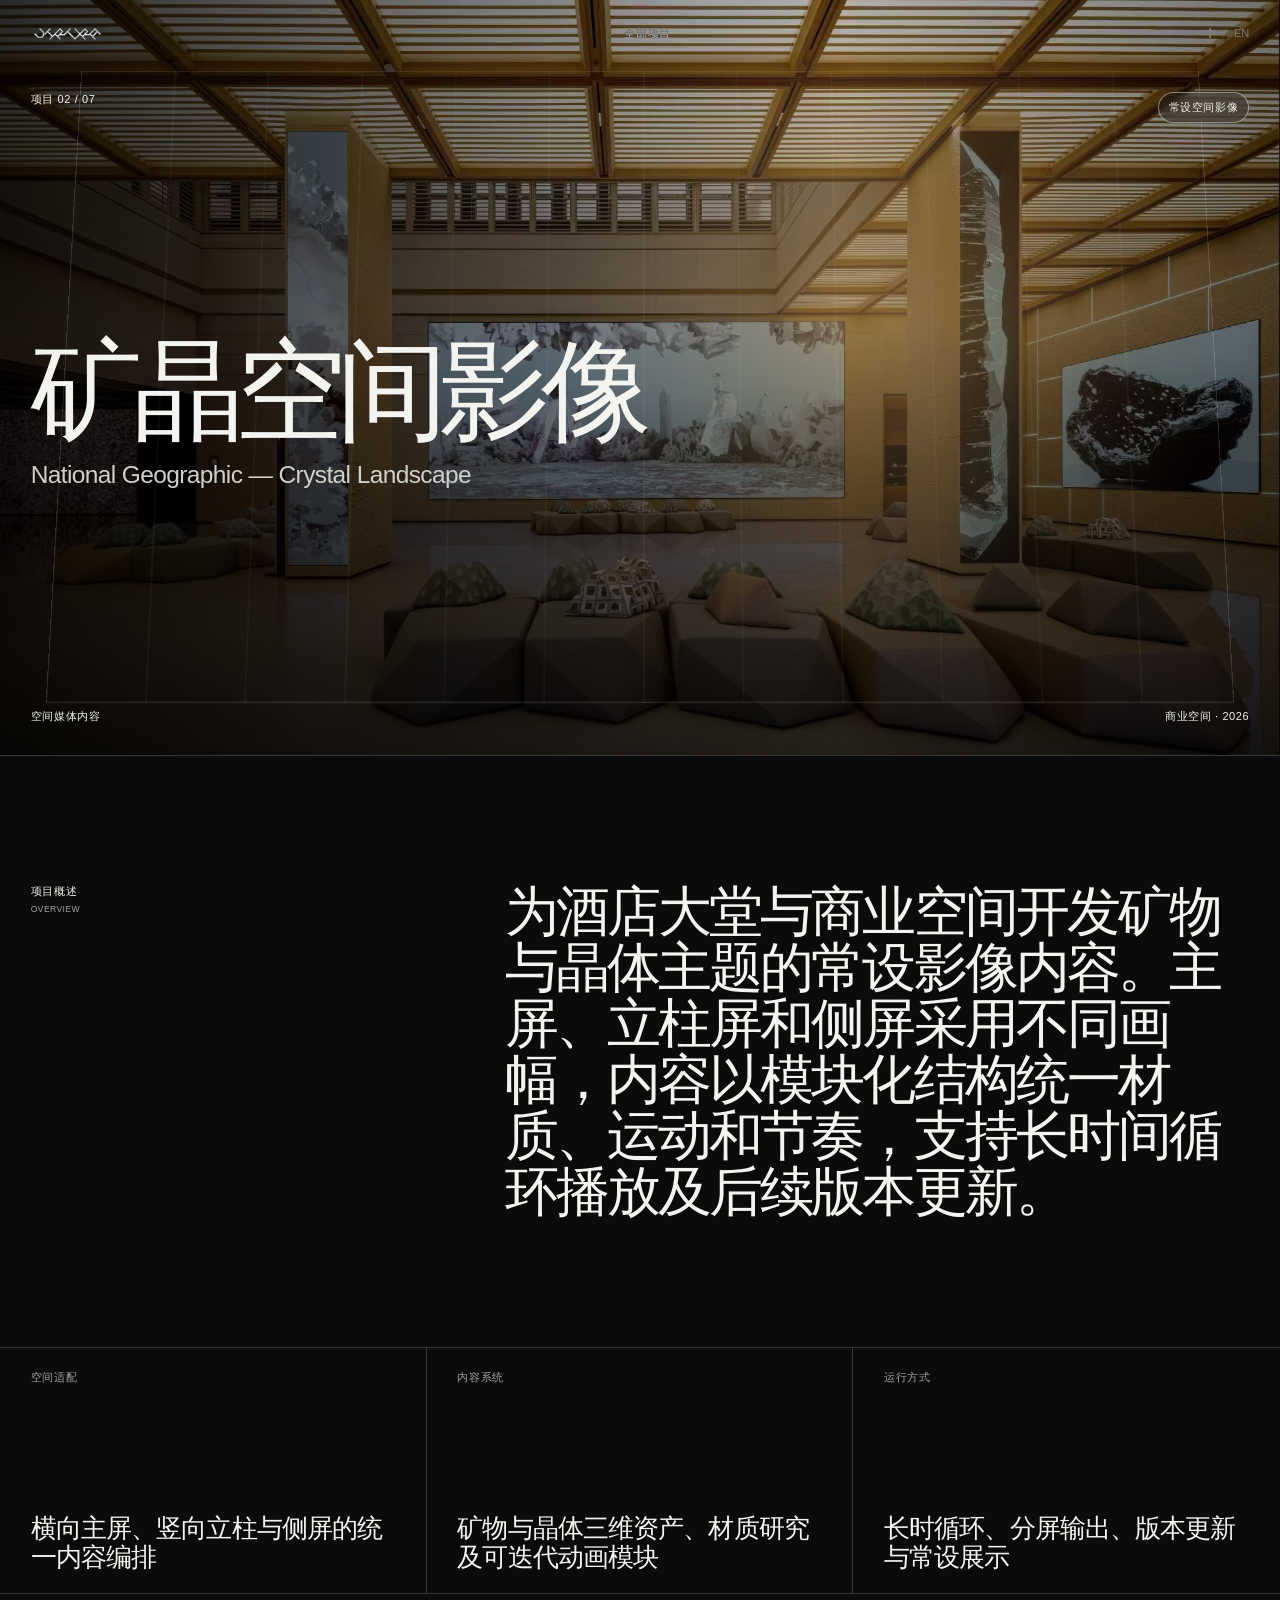
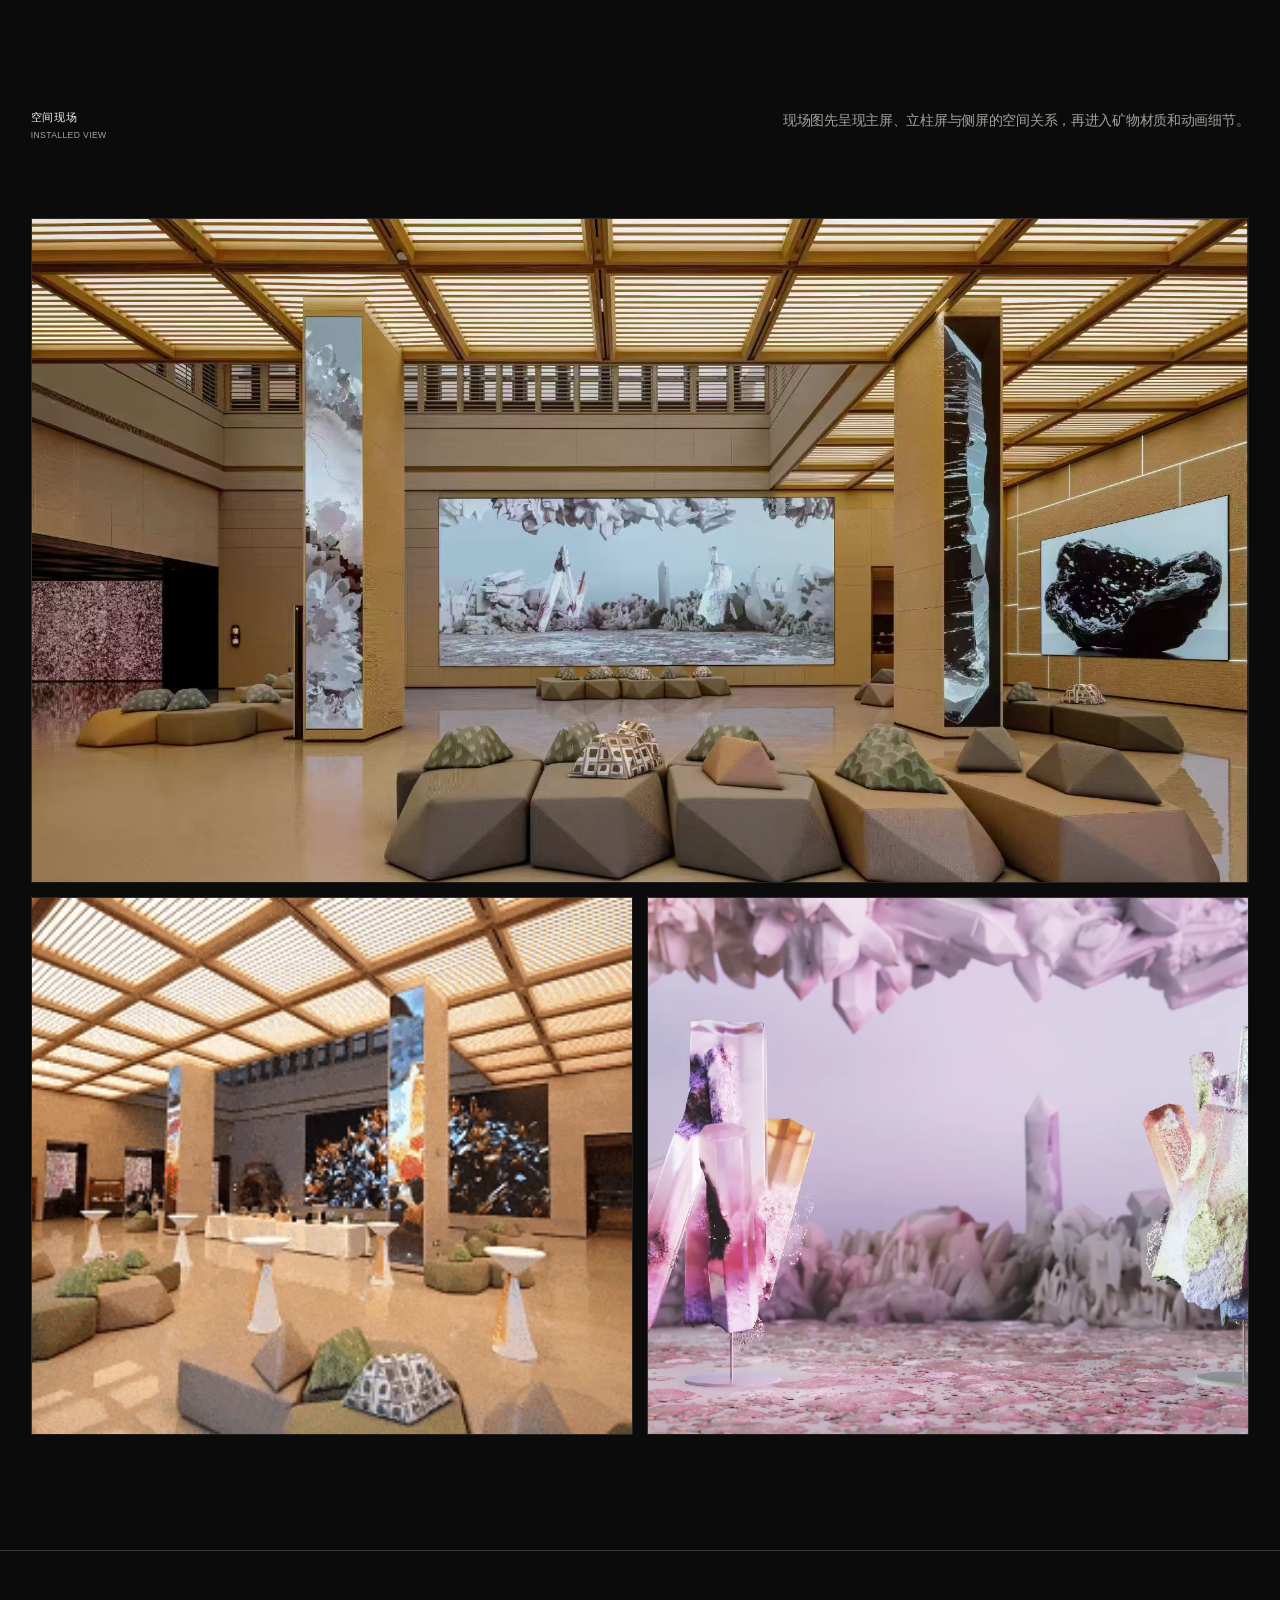
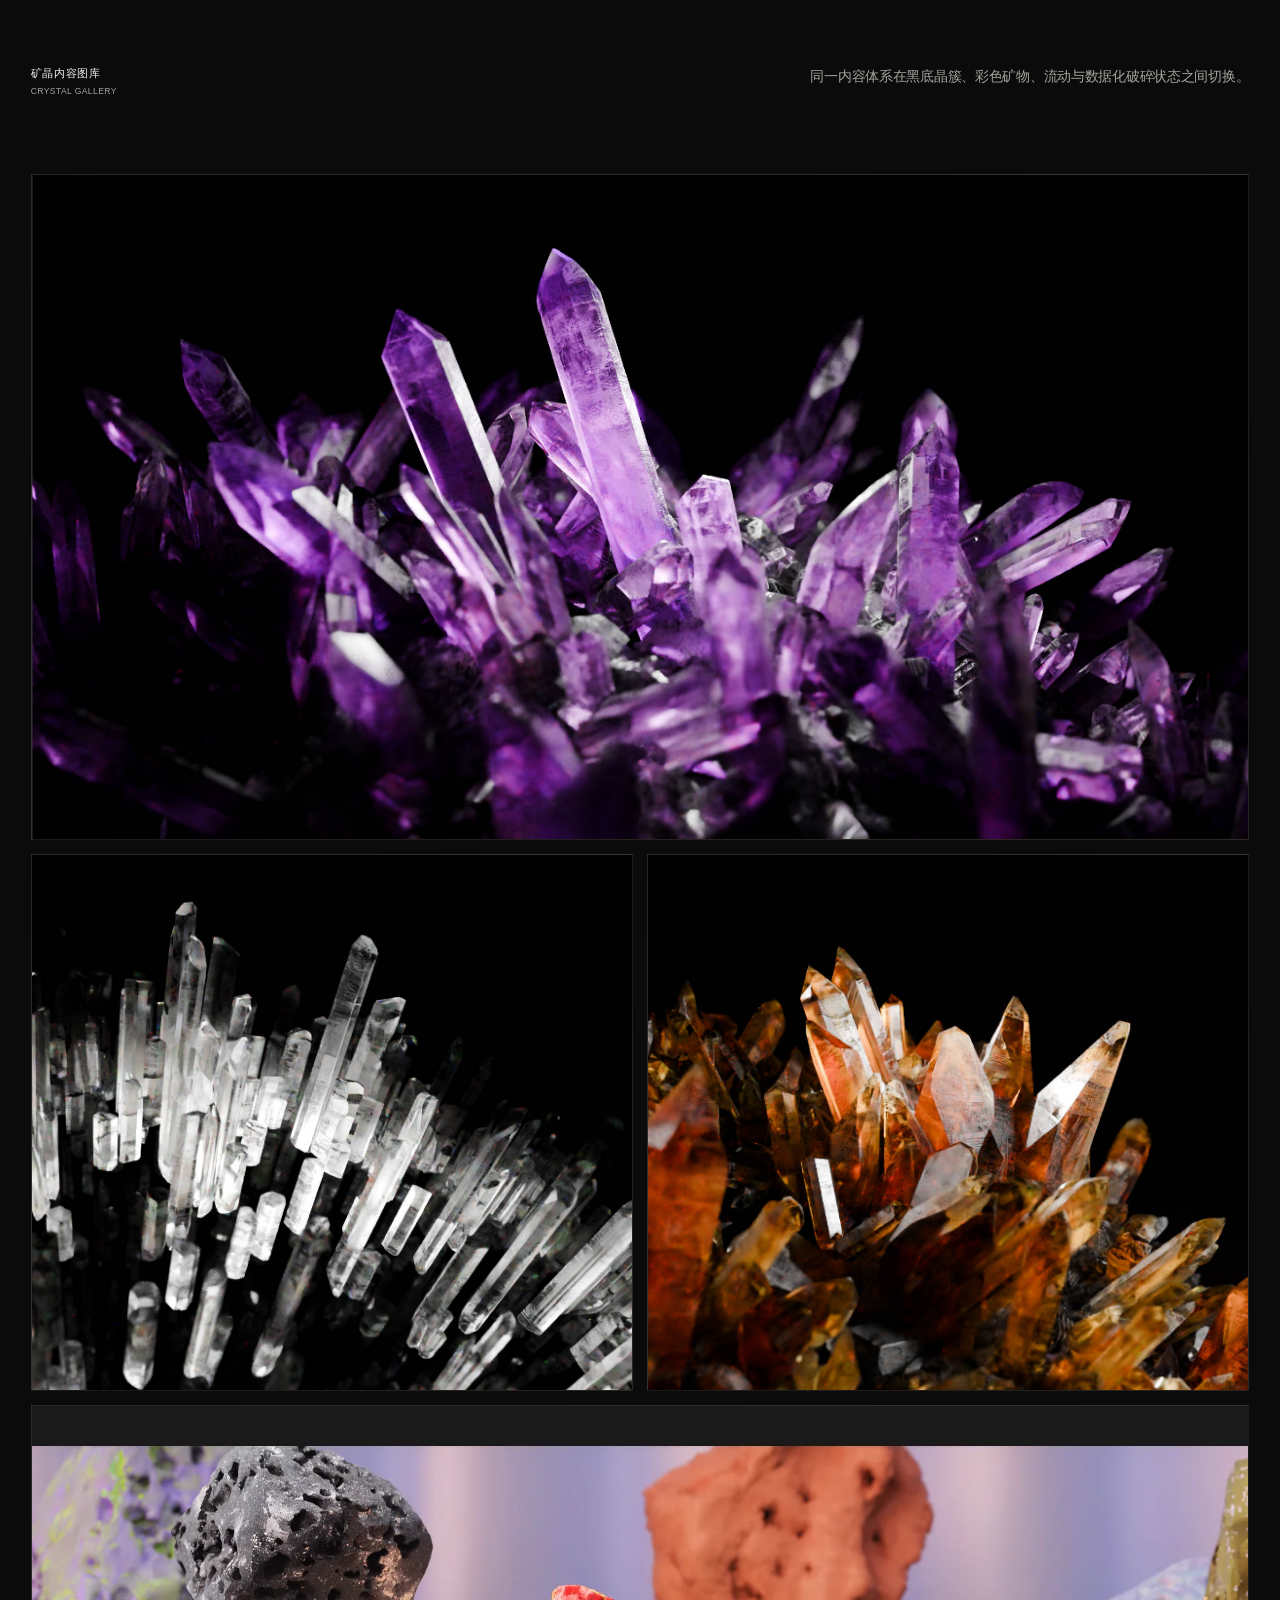
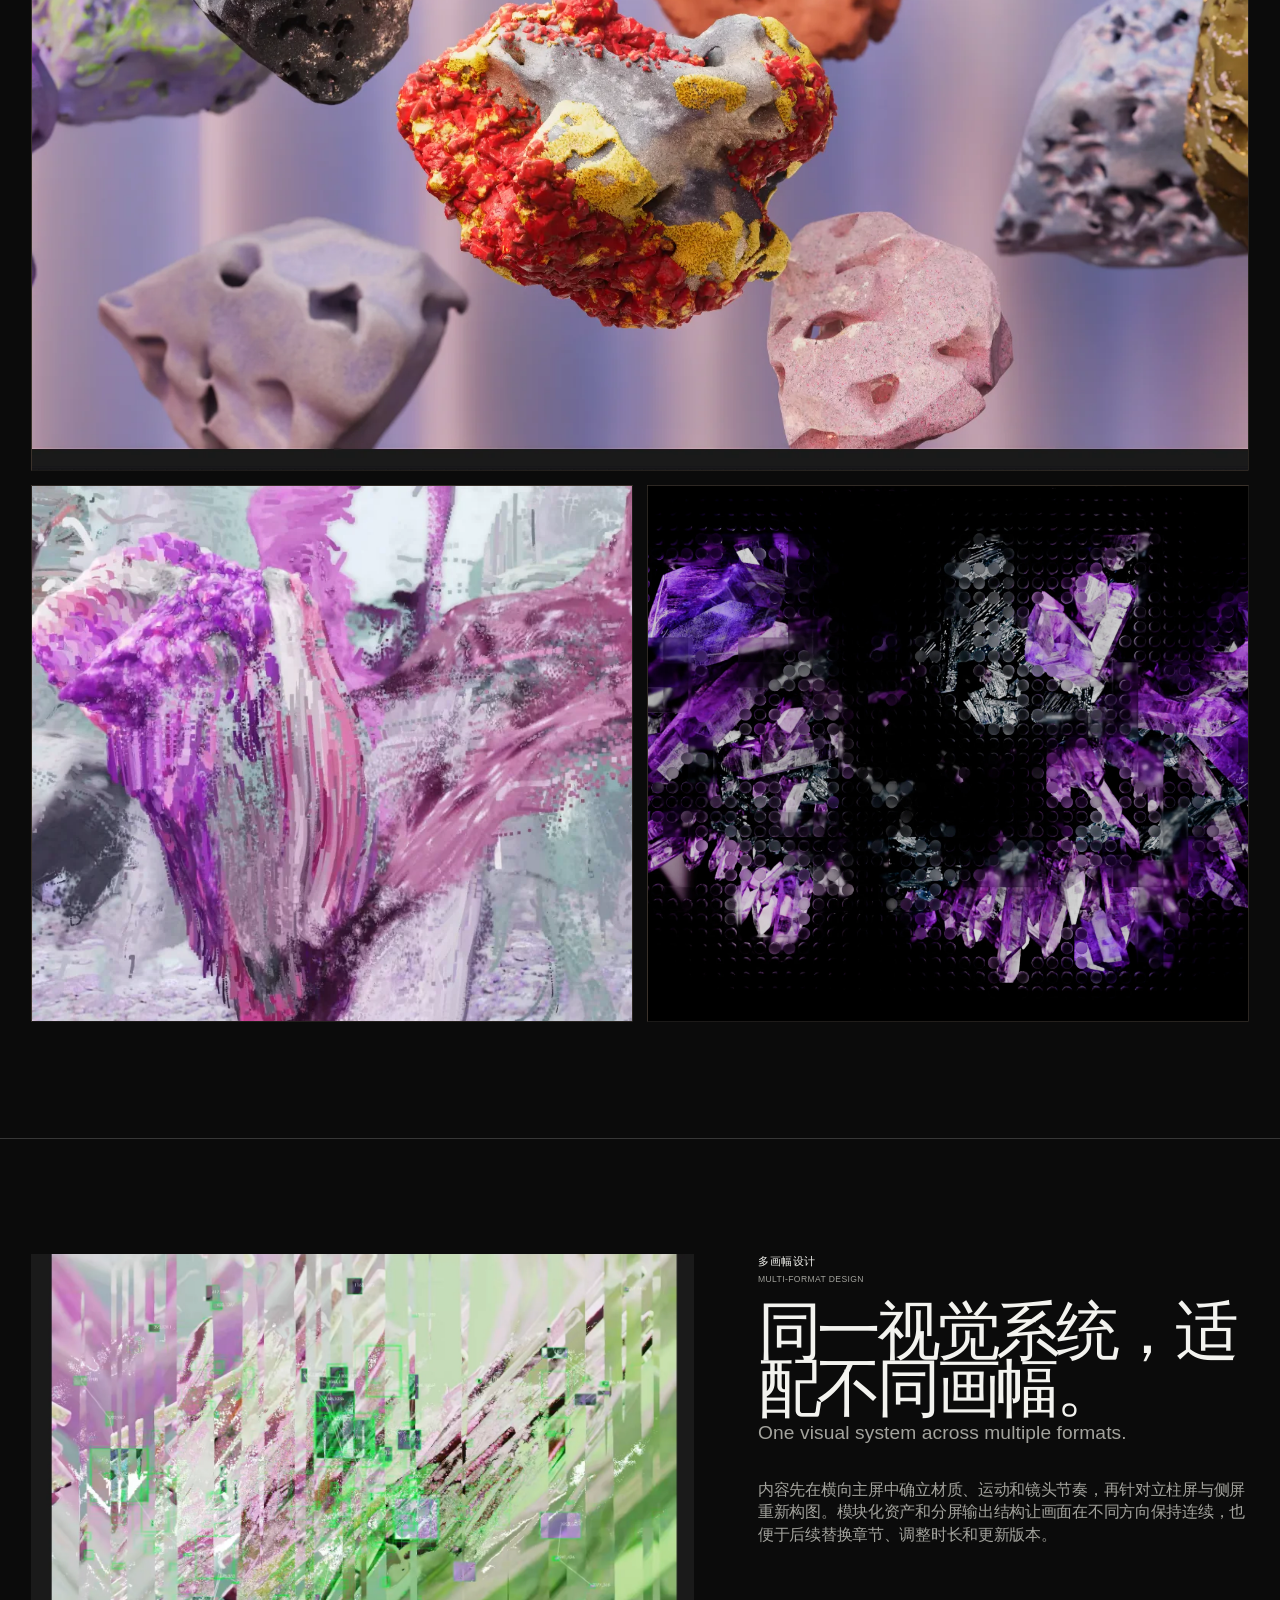
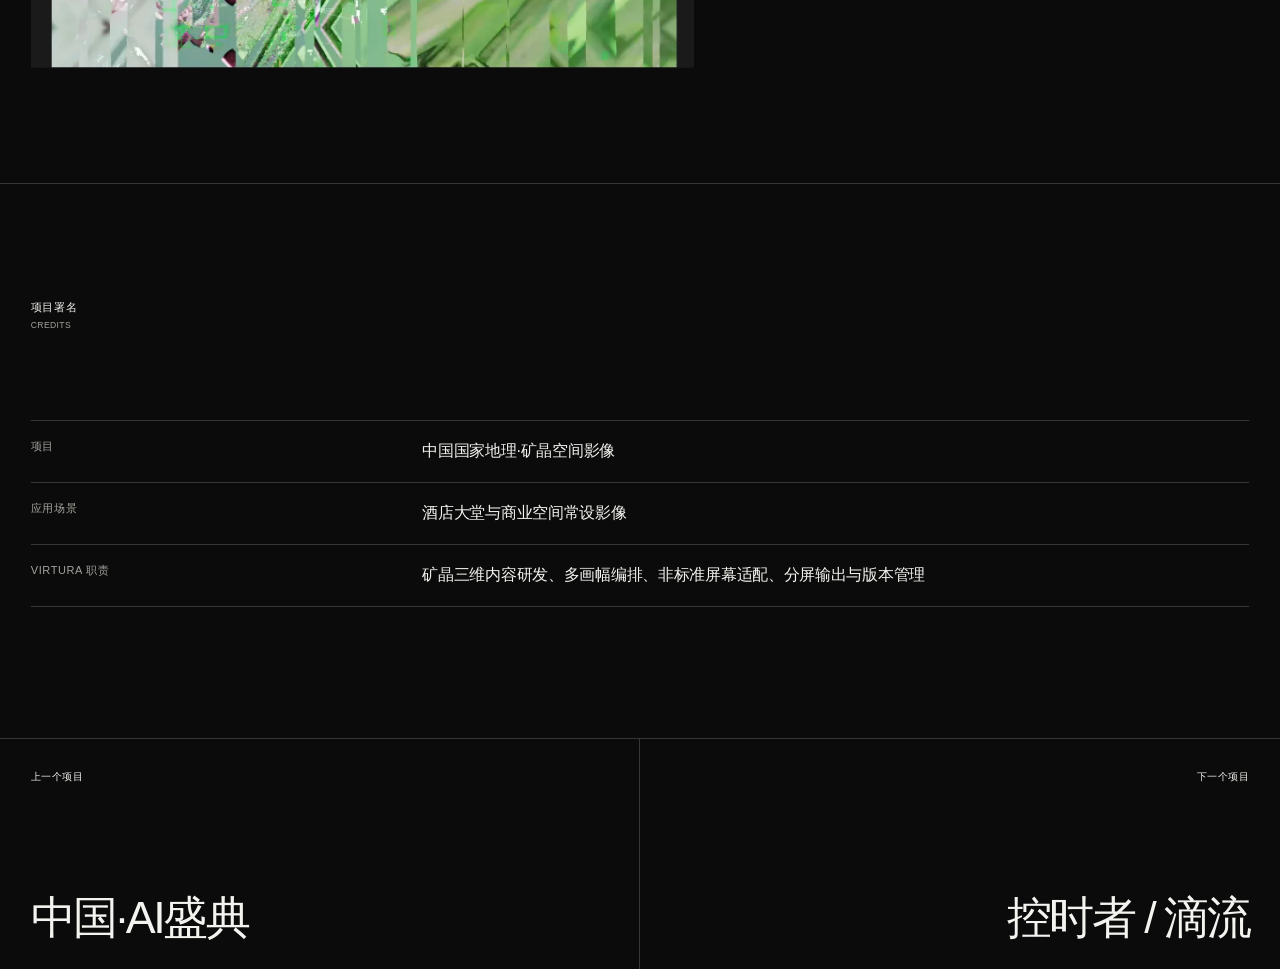
<file: work/natgeo-crystal.html>
<!DOCTYPE html>

<html data-description-en="A multi-screen crystal landscape developed for hospitality and commercial interiors." data-description-zh="为酒店大堂与商业空间开发的矿晶主题多屏空间影像。" data-lang="zh" data-title-en="National Geographic — Crystal Landscape — VIRTURA" data-title-zh="矿晶空间影像 — VIRTURA" lang="zh-CN">
<head><meta charset="utf-8"/><meta content="width=device-width,initial-scale=1" name="viewport"/><meta content="A multi-screen crystal landscape developed for hospitality and commercial interiors." name="description"/><title>National Geographic — Crystal Landscape — VIRTURA</title><link href="project.css" rel="stylesheet"/><script>try{document.documentElement.dataset.lang=localStorage.getItem('virtura-language')||'zh'}catch(e){document.documentElement.dataset.lang='zh'}</script></head>
<body class="tone-crystal">
<nav class="nav"><a class="brand" href="../index.html" aria-label="VIRTURA home"><img alt="VIRTURA" class="brand-mark" src="../assets/virtura-logo-white.png"/><span class="sr-only">VIRTURA</span></a><a class="back" href="../index.html#work"><span>←</span> <span class="lang-zh">全部项目</span><span class="lang-en">All Work</span></a><div aria-label="Language" class="lang-switch" role="group"><button data-set-lang="zh" type="button">中</button><span class="divider">/</span><button data-set-lang="en" type="button">EN</button></div></nav>
<header class="hero"><img alt="中国国家地理矿晶空间影像现场" class="hero-media" src="../VIRTURA_WEBSITE_ASSETS/02_NATGEO_CRYSTAL/space-lobby.jpg"/><div class="hero-top"><span><span class="lang-zh">项目 02 / 07</span><span class="lang-en">Project 02 / 07</span></span><span class="asset-state"><span class="lang-zh">常设空间影像</span><span class="lang-en">Permanent media installation</span></span></div><h1 class="hero-title"><span class="lang-zh">矿晶空间影像<span class="en">National Geographic — Crystal Landscape</span></span><span class="lang-en">National Geographic — Crystal Landscape</span></h1><div class="hero-foot"><span><span class="lang-zh">空间媒体内容</span><span class="lang-en">Spatial Media Content</span></span><span><span class="lang-zh">商业空间 · 2026</span><span class="lang-en">Commercial Space · 2026</span></span></div></header>
<main><section class="summary"><div class="section-label bilingual-label"><span class="lang-zh">项目概述</span><span class="lang-en">Overview</span></div><p class="intro"><span class="lang-zh">为酒店大堂与商业空间开发矿物与晶体主题的常设影像内容。主屏、立柱屏和侧屏采用不同画幅，内容以模块化结构统一材质、运动和节奏，支持长时间循环播放及后续版本更新。</span><span class="lang-en">A permanent moving-image system based on minerals and crystal formations, developed for hospitality and commercial interiors. Horizontal, vertical and side displays use different formats, while a modular content structure keeps material, motion and pacing coherent across long-running loops and future updates.</span></p></section><section aria-label="Project facts" class="facts"><div class="fact"><div class="fact-label"><span class="lang-zh">空间适配</span><span class="lang-en">Spatial Adaptation</span></div><div class="fact-value"><span class="lang-zh">横向主屏、竖向立柱与侧屏的统一内容编排</span><span class="lang-en">A coordinated content system across horizontal, vertical and side displays</span></div></div><div class="fact"><div class="fact-label"><span class="lang-zh">内容系统</span><span class="lang-en">Content System</span></div><div class="fact-value"><span class="lang-zh">矿物与晶体三维资产、材质研究及可迭代动画模块</span><span class="lang-en">3D mineral and crystal assets, material studies and updateable animation modules</span></div></div><div class="fact"><div class="fact-label"><span class="lang-zh">运行方式</span><span class="lang-en">Operation</span></div><div class="fact-value"><span class="lang-zh">长时循环、分屏输出、版本更新与常设展示</span><span class="lang-en">Long-duration loops, multi-output delivery, version updates and permanent display</span></div></div></section>
<section class="media-section"><div class="media-head"><div class="section-label bilingual-label"><span class="lang-zh">空间现场</span><span class="lang-en">Installed View</span></div><p class="media-note"><span class="lang-zh">现场图先呈现主屏、立柱屏与侧屏的空间关系，再进入矿物材质和动画细节。</span><span class="lang-en">Installed views establish the relationship between the main, column and side displays before moving into material and animation detail.</span></p></div><div class="gallery"><figure class="media-slot wide"><img alt="酒店大堂矿晶影像现场" src="../VIRTURA_WEBSITE_ASSETS/02_NATGEO_CRYSTAL/space-lobby.jpg"/><figcaption><span class="lang-zh">多画布现场</span><span class="lang-en">Multi-canvas space</span></figcaption></figure><figure class="media-slot"><img alt="矿晶影像动态预览" src="../VIRTURA_WEBSITE_ASSETS/02_NATGEO_CRYSTAL/space-preview.gif"/><figcaption><span class="lang-zh">现场动态</span><span class="lang-en">Motion study</span></figcaption></figure><figure class="media-slot"><img alt="粉色矿晶数字景观" src="../VIRTURA_WEBSITE_ASSETS/02_NATGEO_CRYSTAL/crystal-landscape-pink.webp"/><figcaption><span class="lang-zh">三维内容</span><span class="lang-en">3D content</span></figcaption></figure></div></section>
<section class="media-section"><div class="media-head"><div class="section-label bilingual-label"><span class="lang-zh">矿晶内容图库</span><span class="lang-en">Crystal Gallery</span></div><p class="media-note"><span class="lang-zh">同一内容体系在黑底晶簇、彩色矿物、流动与数据化破碎状态之间切换。</span><span class="lang-en">The content system moves between dark crystal clusters, colour studies, flowing material states and data-like fragmentation.</span></p></div><div class="gallery"><figure class="media-slot wide"><img alt="紫色晶簇" src="../VIRTURA_WEBSITE_ASSETS/02_NATGEO_CRYSTAL/hero-crystal.jpg"/><figcaption><span class="lang-zh">主视觉</span><span class="lang-en">Key visual</span></figcaption></figure><figure class="media-slot"><img alt="白色石英晶簇" src="../VIRTURA_WEBSITE_ASSETS/02_NATGEO_CRYSTAL/quartz-white.jpg"/><figcaption><span class="lang-zh">晶簇生长</span><span class="lang-en">Cluster growth</span></figcaption></figure><figure class="media-slot"><img alt="琥珀色石英" src="../VIRTURA_WEBSITE_ASSETS/02_NATGEO_CRYSTAL/quartz-amber.jpg"/><figcaption><span class="lang-zh">色彩版本</span><span class="lang-en">Colour study</span></figcaption></figure><figure class="media-slot wide"><img alt="彩色矿物扫描" src="../VIRTURA_WEBSITE_ASSETS/02_NATGEO_CRYSTAL/mineral-scan-color.webp"/><figcaption><span class="lang-zh">材质研究</span><span class="lang-en">Material study</span></figcaption></figure><figure class="media-slot"><img alt="粉色晶体流动" src="../VIRTURA_WEBSITE_ASSETS/02_NATGEO_CRYSTAL/crystal-flow-pink.webp"/><figcaption><span class="lang-zh">动态形态</span><span class="lang-en">Motion state</span></figcaption></figure><figure class="media-slot"><img alt="紫晶像素化叠层" src="../VIRTURA_WEBSITE_ASSETS/02_NATGEO_CRYSTAL/amethyst-mosaic.webp"/><figcaption><span class="lang-zh">画面实验</span><span class="lang-en">Image study</span></figcaption></figure></div></section>
<section class="process"><div class="process-visual"><img alt="晶体内容数据化适配测试" src="../VIRTURA_WEBSITE_ASSETS/02_NATGEO_CRYSTAL/crystal-data-glitch.webp"/></div><div class="process-copy"><div class="section-label bilingual-label"><span class="lang-zh">多画幅设计</span><span class="lang-en">Multi-format Design</span></div><h2 class="dual-title"><span class="lang-zh">同一视觉系统，适配不同画幅。</span><span class="lang-en">One visual system across multiple formats.</span></h2><p><span class="lang-zh">内容先在横向主屏中确立材质、运动和镜头节奏，再针对立柱屏与侧屏重新构图。模块化资产和分屏输出结构让画面在不同方向保持连续，也便于后续替换章节、调整时长和更新版本。</span><span class="lang-en">Material, motion and camera pacing were established on the main horizontal canvas, then recomposed for column and side displays. Modular assets and a structured multi-output workflow preserve continuity across viewing directions while allowing individual chapters, durations and versions to be updated.</span></p></div></section><section class="credits"><div class="section-label bilingual-label"><span class="lang-zh">项目署名</span><span class="lang-en">Credits</span></div><dl class="credits-grid"><div class="credit"><dt><span class="lang-zh">项目</span><span class="lang-en">Project</span></dt><dd><span class="lang-zh">中国国家地理·矿晶空间影像</span><span class="lang-en">National Geographic — Crystal Landscape</span></dd></div><div class="credit"><dt><span class="lang-zh">应用场景</span><span class="lang-en">Context</span></dt><dd><span class="lang-zh">酒店大堂与商业空间常设影像</span><span class="lang-en">Permanent media content for hospitality and commercial interiors</span></dd></div><div class="credit"><dt><span class="lang-zh">VIRTURA 职责</span><span class="lang-en">VIRTURA Role</span></dt><dd><span class="lang-zh">矿晶三维内容研发、多画幅编排、非标准屏幕适配、分屏输出与版本管理</span><span class="lang-en">3D crystal-content development, multi-format direction, custom-screen adaptation, multi-output delivery and version management</span></dd></div></dl></section></main>
<footer class="project-nav"><a href="ai-gala.html"><span class="project-nav-label"><span class="lang-zh">上一个项目</span><span class="lang-en">Previous</span></span><span class="project-nav-title"><span class="lang-zh">中国·AI盛典</span><span class="lang-en">China AI Gala</span></span></a><a href="ufo-circular-series.html"><span class="project-nav-label"><span class="lang-zh">下一个项目</span><span class="lang-en">Next</span></span><span class="project-nav-title"><span class="lang-zh">控时者 / 滴流</span><span class="lang-en">TIMER / DROP FLOW</span></span></a></footer><script src="../assets/lang.js"></script></body></html>
</file>
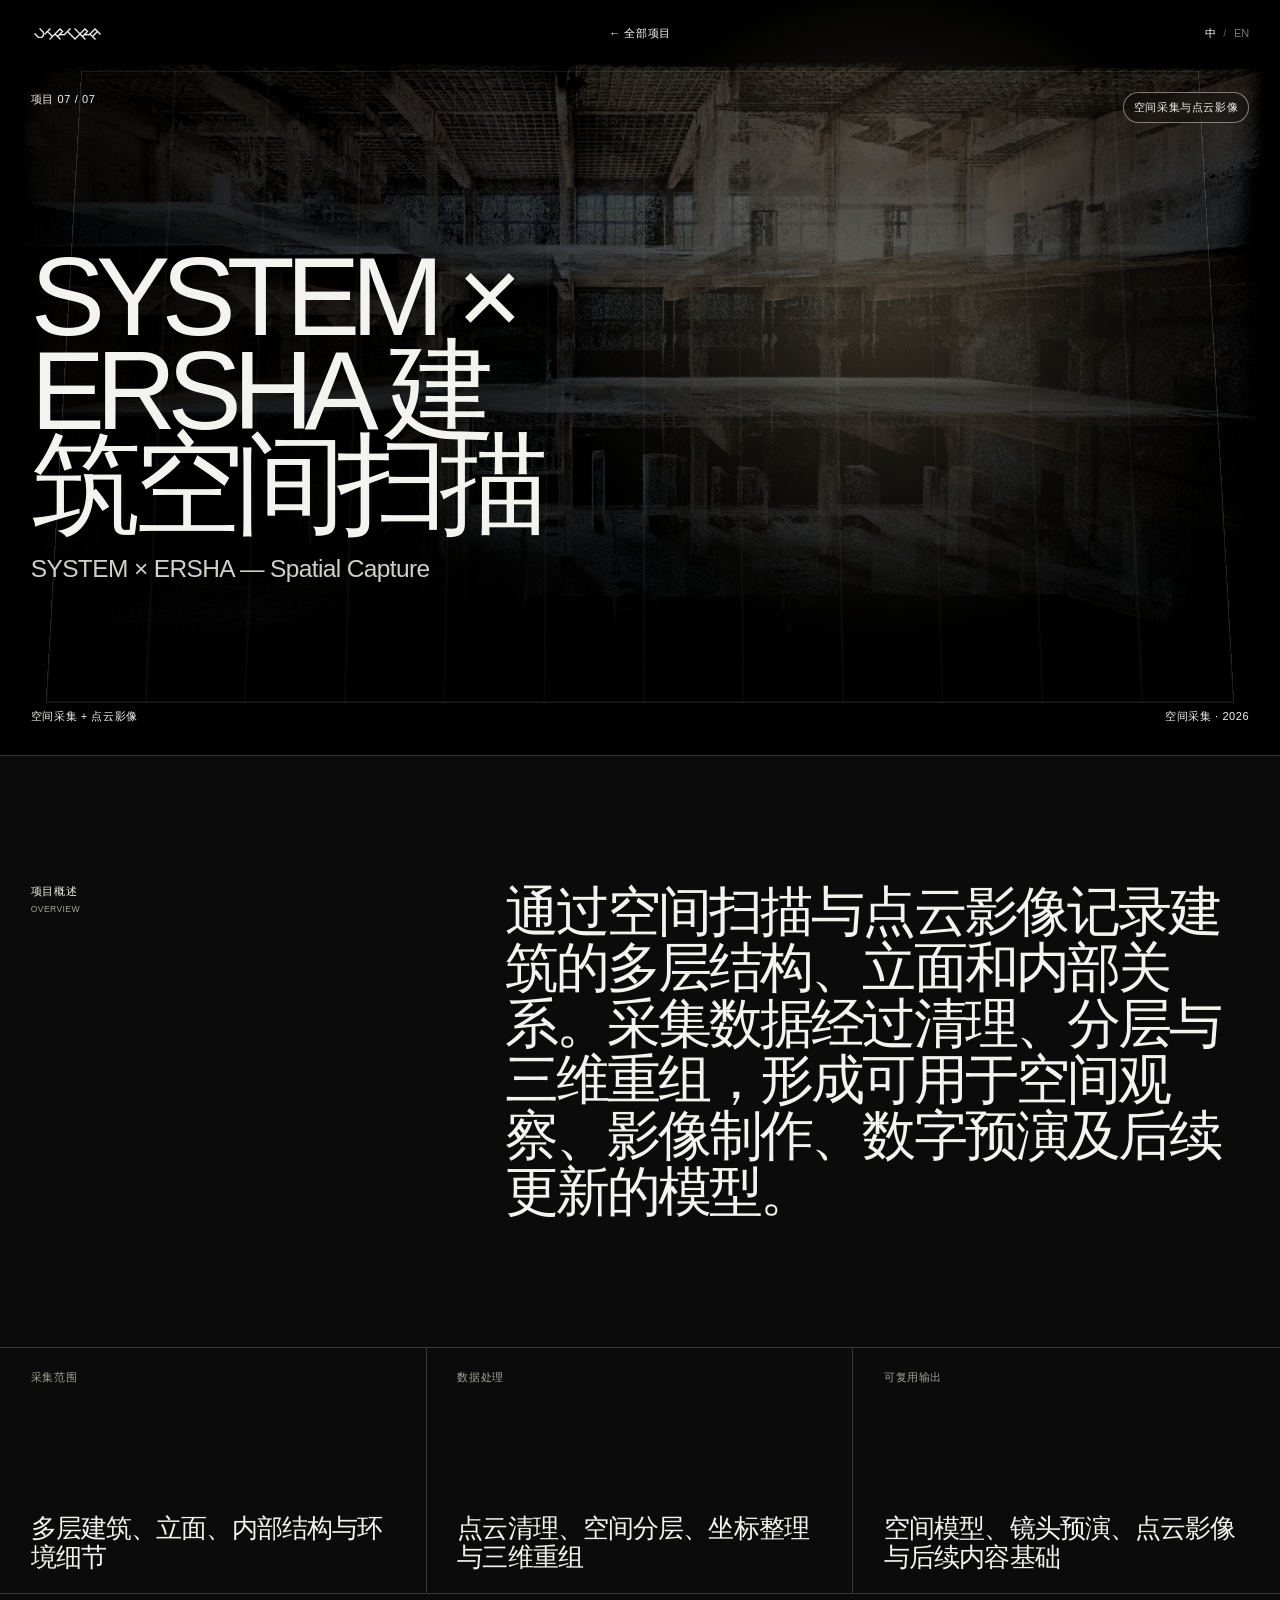
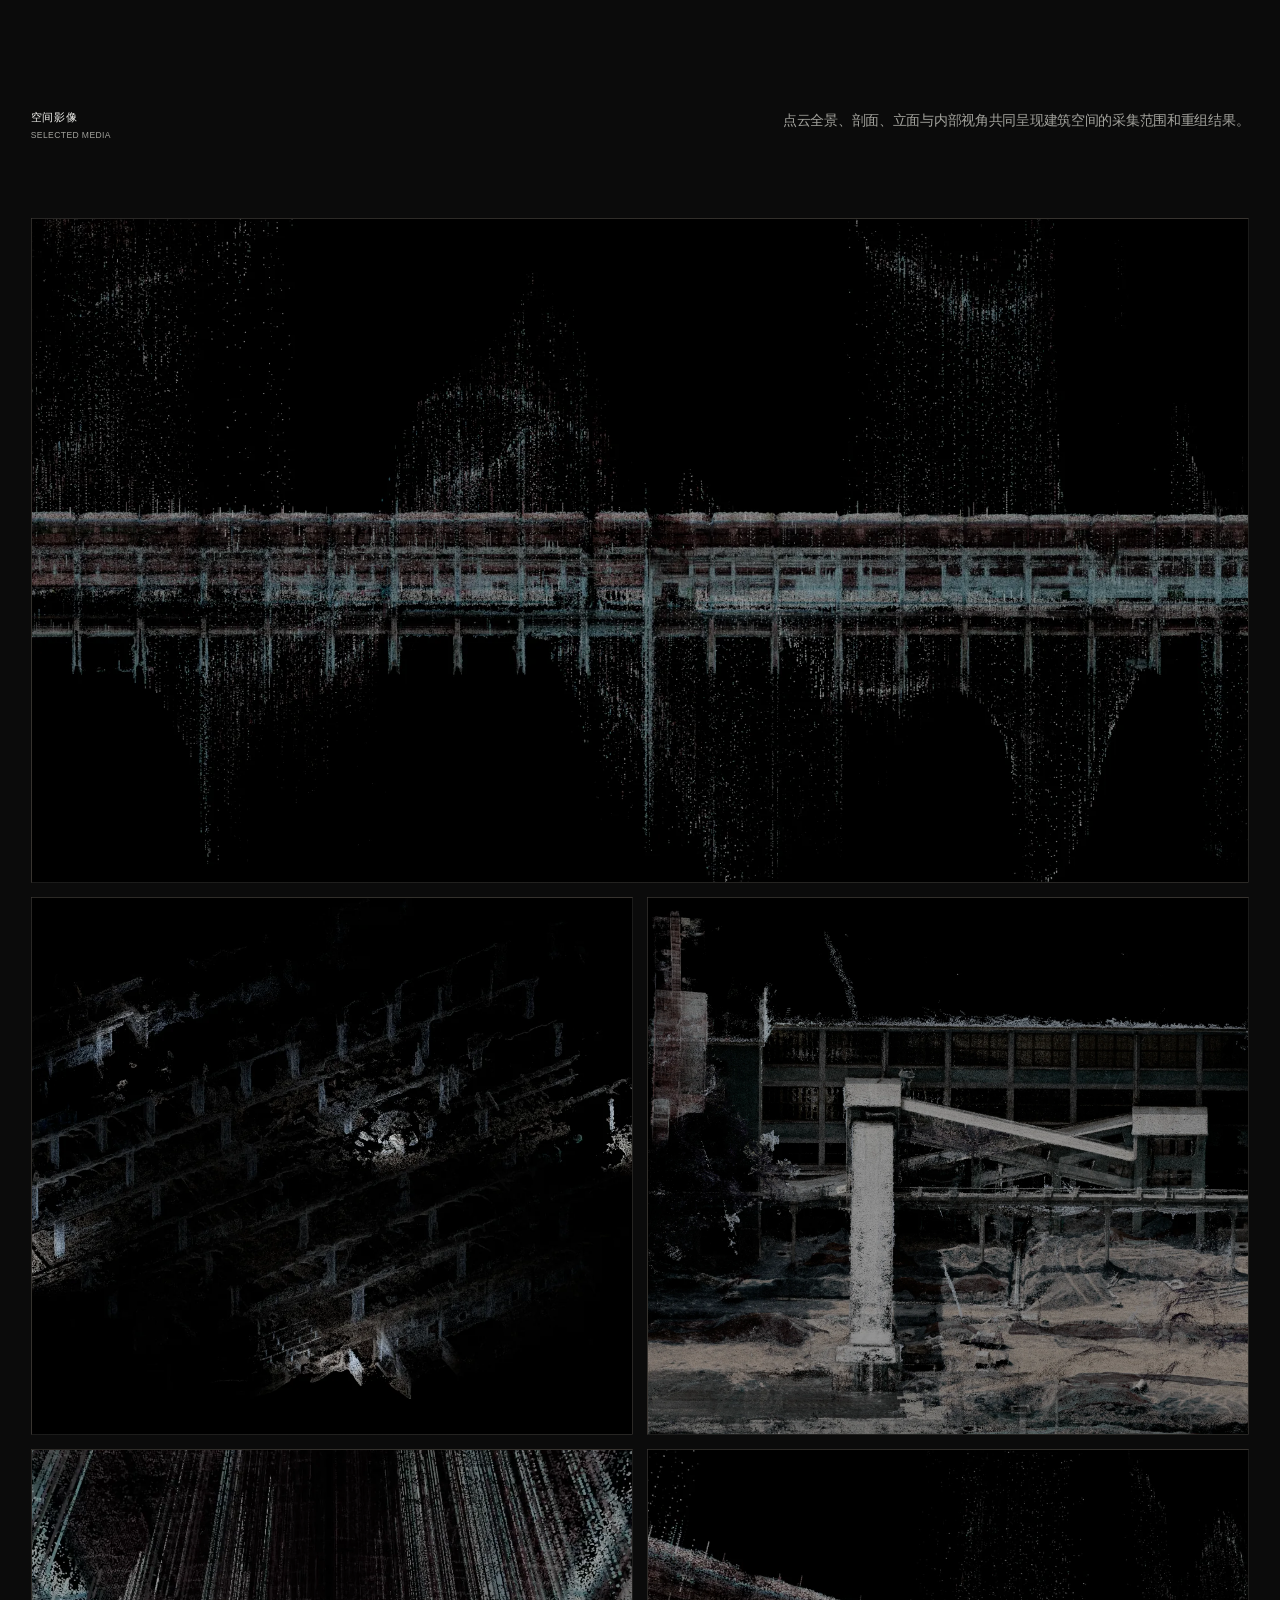
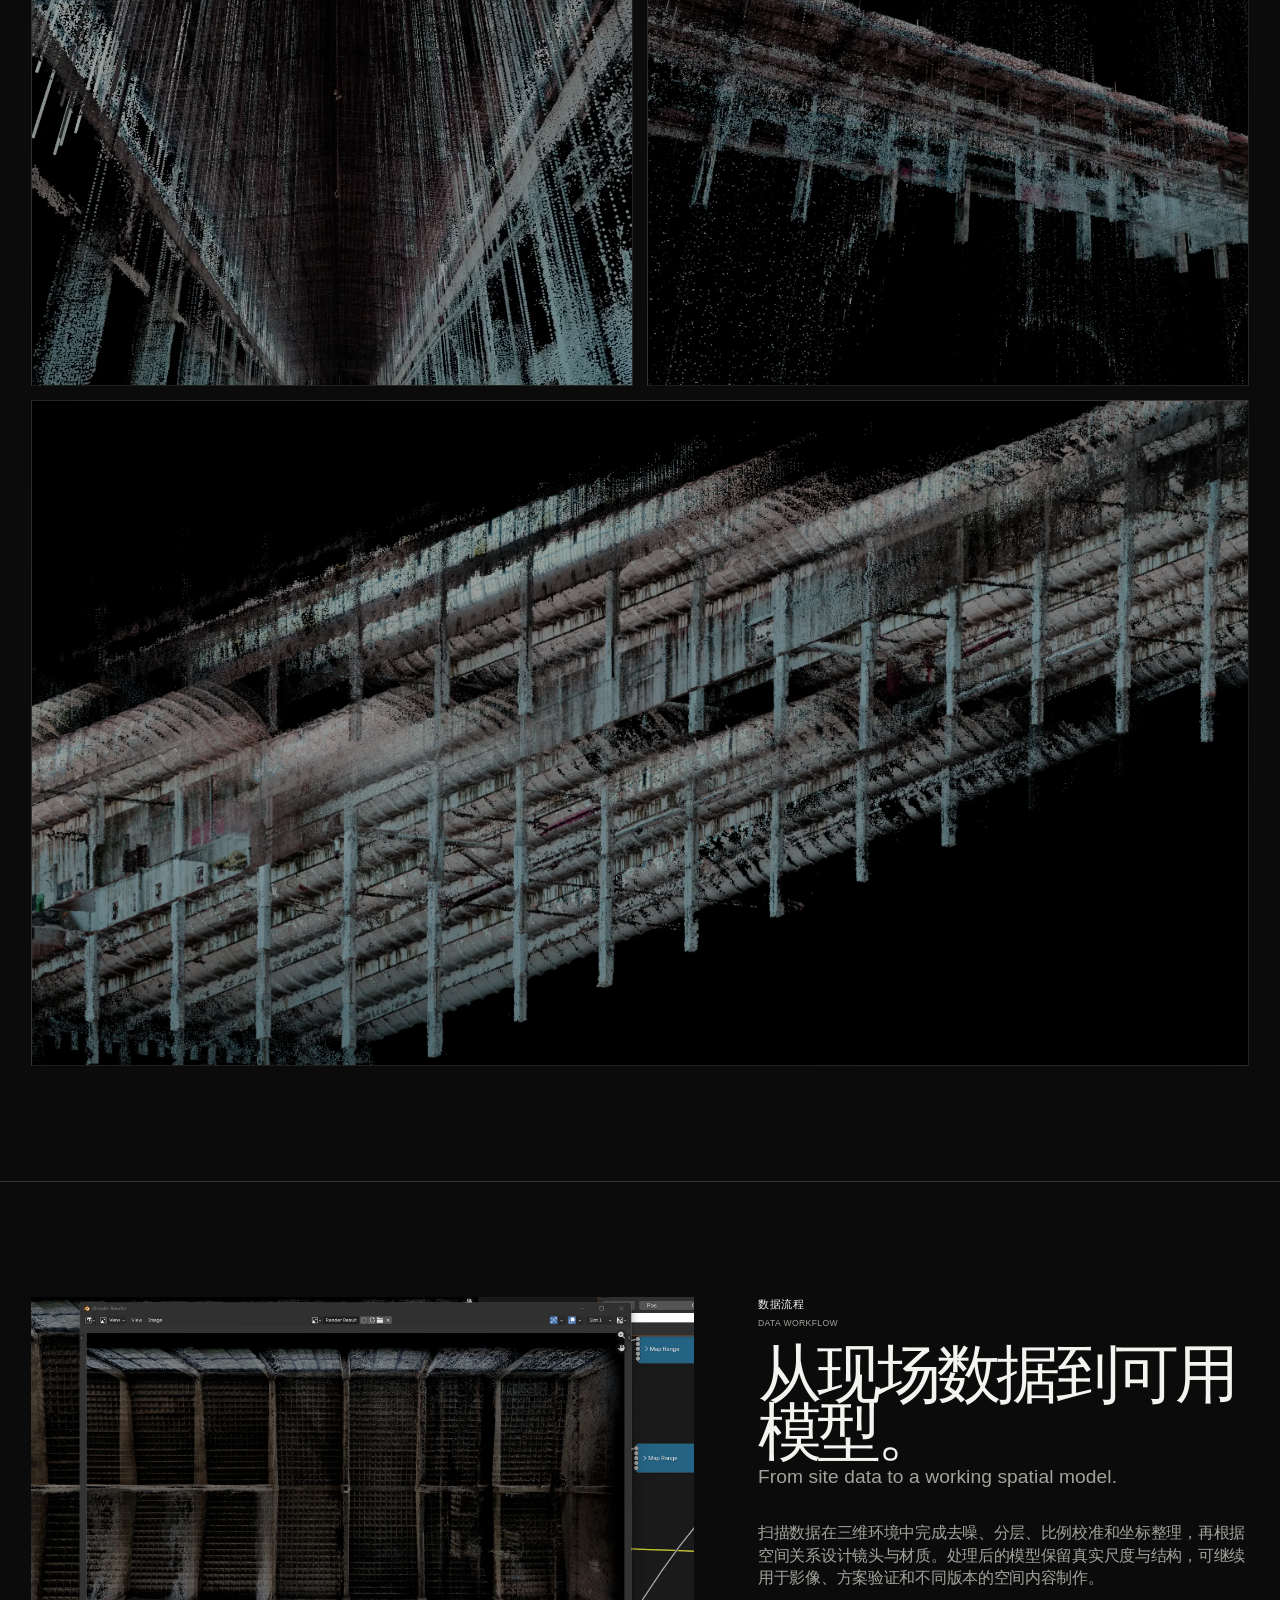
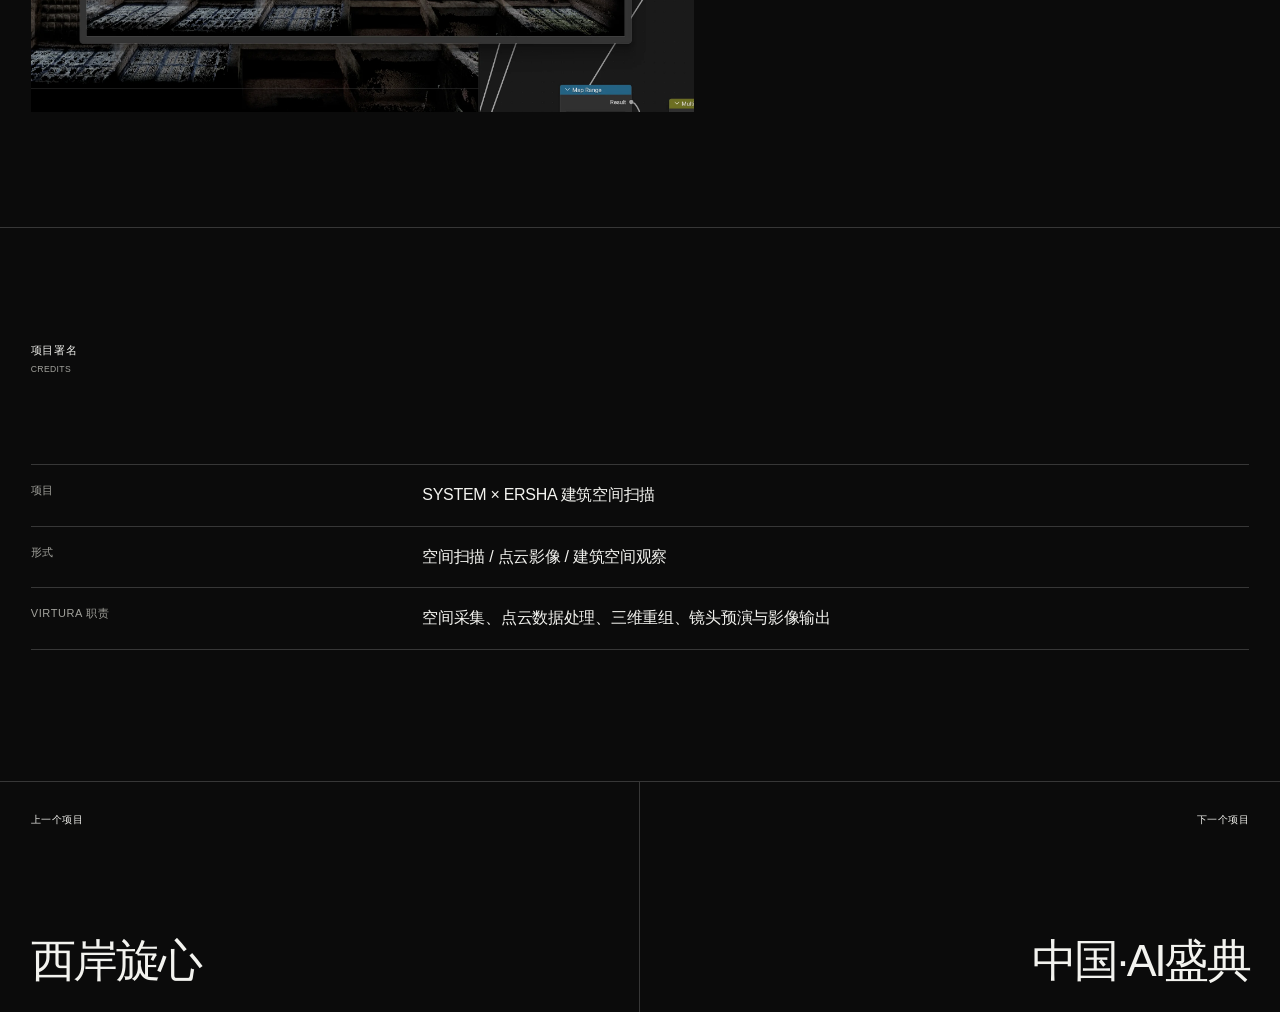
<file: work/system-ersha.html>
<!DOCTYPE html>

<html data-description-en="Point-cloud capture and spatial moving image for a multi-level architectural environment." data-description-zh="以点云与空间影像记录并重组多层建筑空间。" data-lang="zh" data-title-en="SYSTEM × ERSHA — Spatial Capture — VIRTURA" data-title-zh="SYSTEM × ERSHA 建筑空间扫描 — VIRTURA" lang="zh-CN">
<head><meta charset="utf-8"/><meta content="width=device-width,initial-scale=1" name="viewport"/><meta content="Point-cloud capture and spatial moving image for a multi-level architectural environment." name="description"/><title>SYSTEM × ERSHA — Spatial Capture — VIRTURA</title><link href="project.css" rel="stylesheet"/><script>try{document.documentElement.dataset.lang=localStorage.getItem('virtura-language')||'zh'}catch(e){document.documentElement.dataset.lang='zh'}</script></head>
<body class="tone-ersha">
<nav class="nav"><a class="brand" href="../index.html" aria-label="VIRTURA home"><img alt="VIRTURA" class="brand-mark" src="../assets/virtura-logo-white.png"/><span class="sr-only">VIRTURA</span></a><a class="back" href="../index.html#work"><span>←</span> <span class="lang-zh">全部项目</span><span class="lang-en">All Work</span></a><div aria-label="Language" class="lang-switch" role="group"><button data-set-lang="zh" type="button">中</button><span class="divider">/</span><button data-set-lang="en" type="button">EN</button></div></nav>
<header class="hero"><img alt="SYSTEM × ERSHA 建筑多楼层点云剖面" class="hero-media" src="../VIRTURA_WEBSITE_ASSETS/06_SYSTEM_ERSHA/hero.webp"/><div class="hero-top"><span><span class="lang-zh">项目 07 / 07</span><span class="lang-en">Project 07 / 07</span></span><span class="asset-state"><span class="lang-zh">空间采集与点云影像</span><span class="lang-en">Spatial capture and point-cloud media</span></span></div><h1 class="hero-title"><span class="lang-zh">SYSTEM × ERSHA 建筑空间扫描<span class="en">SYSTEM × ERSHA — Spatial Capture</span></span><span class="lang-en">SYSTEM × ERSHA — Spatial Capture</span></h1><div class="hero-foot"><span><span class="lang-zh">空间采集 + 点云影像</span><span class="lang-en">Spatial Capture + Point-cloud Film</span></span><span><span class="lang-zh">空间采集 · 2026</span><span class="lang-en">Spatial Capture · 2026</span></span></div></header>
<main><section class="summary"><div class="section-label bilingual-label"><span class="lang-zh">项目概述</span><span class="lang-en">Overview</span></div><p class="intro"><span class="lang-zh">通过空间扫描与点云影像记录建筑的多层结构、立面和内部关系。采集数据经过清理、分层与三维重组，形成可用于空间观察、影像制作、数字预演及后续更新的模型。</span><span class="lang-en">A spatial capture project documenting the building’s layered structure, façade and interiors through scanning and point-cloud imagery. The data was cleaned, separated and reconstructed into a working model for spatial study, moving-image production, digital previsualisation and later updates.</span></p></section><section aria-label="Project facts" class="facts"><div class="fact"><div class="fact-label"><span class="lang-zh">采集范围</span><span class="lang-en">Capture Scope</span></div><div class="fact-value"><span class="lang-zh">多层建筑、立面、内部结构与环境细节</span><span class="lang-en">Multi-level architecture, façade, interiors and environmental detail</span></div></div><div class="fact"><div class="fact-label"><span class="lang-zh">数据处理</span><span class="lang-en">Data Processing</span></div><div class="fact-value"><span class="lang-zh">点云清理、空间分层、坐标整理与三维重组</span><span class="lang-en">Point-cloud cleanup, spatial separation, coordinate alignment and 3D reconstruction</span></div></div><div class="fact"><div class="fact-label"><span class="lang-zh">可复用输出</span><span class="lang-en">Reusable Output</span></div><div class="fact-value"><span class="lang-zh">空间模型、镜头预演、点云影像与后续内容基础</span><span class="lang-en">A spatial model, camera previsualisation, point-cloud media and a base for future content</span></div></div></section>
<section class="media-section"><div class="media-head"><div class="section-label bilingual-label"><span class="lang-zh">空间影像</span><span class="lang-en">Selected Media</span></div><p class="media-note"><span class="lang-zh">点云全景、剖面、立面与内部视角共同呈现建筑空间的采集范围和重组结果。</span><span class="lang-en">Panoramic, sectional, façade and interior views show the scope of capture and the reconstructed spatial model.</span></p></div><div class="gallery"><figure class="media-slot wide"><img alt="ERSHA 空间点云全景" src="../VIRTURA_WEBSITE_ASSETS/06_SYSTEM_ERSHA/detail_02_panorama.webp"/><figcaption><span class="lang-zh">空间全景</span><span class="lang-en">Spatial overview</span></figcaption></figure><figure class="media-slot"><img alt="ERSHA 点云透视" src="../VIRTURA_WEBSITE_ASSETS/06_SYSTEM_ERSHA/detail_01_xray.webp"/><figcaption><span class="lang-zh">剖面关系</span><span class="lang-en">Section study</span></figcaption></figure><figure class="media-slot"><img alt="ERSHA 建筑立面" src="../VIRTURA_WEBSITE_ASSETS/06_SYSTEM_ERSHA/detail_04_facade.webp"/><figcaption><span class="lang-zh">立面采集</span><span class="lang-en">Façade capture</span></figcaption></figure><figure class="media-slot"><img alt="ERSHA 竖向空间" src="../VIRTURA_WEBSITE_ASSETS/06_SYSTEM_ERSHA/detail_06_vertical.webp"/><figcaption><span class="lang-zh">竖向空间</span><span class="lang-en">Vertical space</span></figcaption></figure><figure class="media-slot"><img alt="ERSHA 侧面点云" src="../VIRTURA_WEBSITE_ASSETS/06_SYSTEM_ERSHA/detail_07_side.webp"/><figcaption><span class="lang-zh">侧向结构</span><span class="lang-en">Side structure</span></figcaption></figure><figure class="media-slot wide"><img alt="ERSHA 多层空间结构" src="../VIRTURA_WEBSITE_ASSETS/06_SYSTEM_ERSHA/detail_03_structure.webp"/><figcaption><span class="lang-zh">多层组织</span><span class="lang-en">Multi-level organisation</span></figcaption></figure></div></section>
<section class="process"><div class="process-visual"><img alt="点云空间处理流程" src="../VIRTURA_WEBSITE_ASSETS/06_SYSTEM_ERSHA/process_blender.webp"/></div><div class="process-copy"><div class="section-label bilingual-label"><span class="lang-zh">数据流程</span><span class="lang-en">Data Workflow</span></div><h2 class="dual-title"><span class="lang-zh">从现场数据到可用模型。</span><span class="lang-en">From site data to a working spatial model.</span></h2><p><span class="lang-zh">扫描数据在三维环境中完成去噪、分层、比例校准和坐标整理，再根据空间关系设计镜头与材质。处理后的模型保留真实尺度与结构，可继续用于影像、方案验证和不同版本的空间内容制作。</span><span class="lang-en">Scan data was denoised, separated, scaled and aligned in 3D before camera paths and material treatments were developed. The resulting model retains the site’s real proportions and structure, making it suitable for moving image, design validation and future spatial-content versions.</span></p></div></section><section class="credits"><div class="section-label bilingual-label"><span class="lang-zh">项目署名</span><span class="lang-en">Credits</span></div><dl class="credits-grid"><div class="credit"><dt><span class="lang-zh">项目</span><span class="lang-en">Project</span></dt><dd><span class="lang-zh">SYSTEM × ERSHA 建筑空间扫描</span><span class="lang-en">SYSTEM × ERSHA — Spatial Capture</span></dd></div><div class="credit"><dt><span class="lang-zh">形式</span><span class="lang-en">Format</span></dt><dd><span class="lang-zh">空间扫描 / 点云影像 / 建筑空间观察</span><span class="lang-en">Spatial scanning / point-cloud media / architectural study</span></dd></div><div class="credit"><dt><span class="lang-zh">VIRTURA 职责</span><span class="lang-en">VIRTURA Role</span></dt><dd><span class="lang-zh">空间采集、点云数据处理、三维重组、镜头预演与影像输出</span><span class="lang-en">Spatial capture, point-cloud processing, 3D reconstruction, camera previsualisation and moving-image output</span></dd></div></dl></section></main>
<footer class="project-nav"><a href="west-bund-xuanxin.html"><span class="project-nav-label"><span class="lang-zh">上一个项目</span><span class="lang-en">Previous</span></span><span class="project-nav-title"><span class="lang-zh">西岸旋心</span><span class="lang-en">&gt;&gt;round-a-clock</span></span></a><a href="ai-gala.html"><span class="project-nav-label"><span class="lang-zh">下一个项目</span><span class="lang-en">Next</span></span><span class="project-nav-title"><span class="lang-zh">中国·AI盛典</span><span class="lang-en">China AI Gala</span></span></a></footer><script src="../assets/lang.js"></script></body></html>
</file>
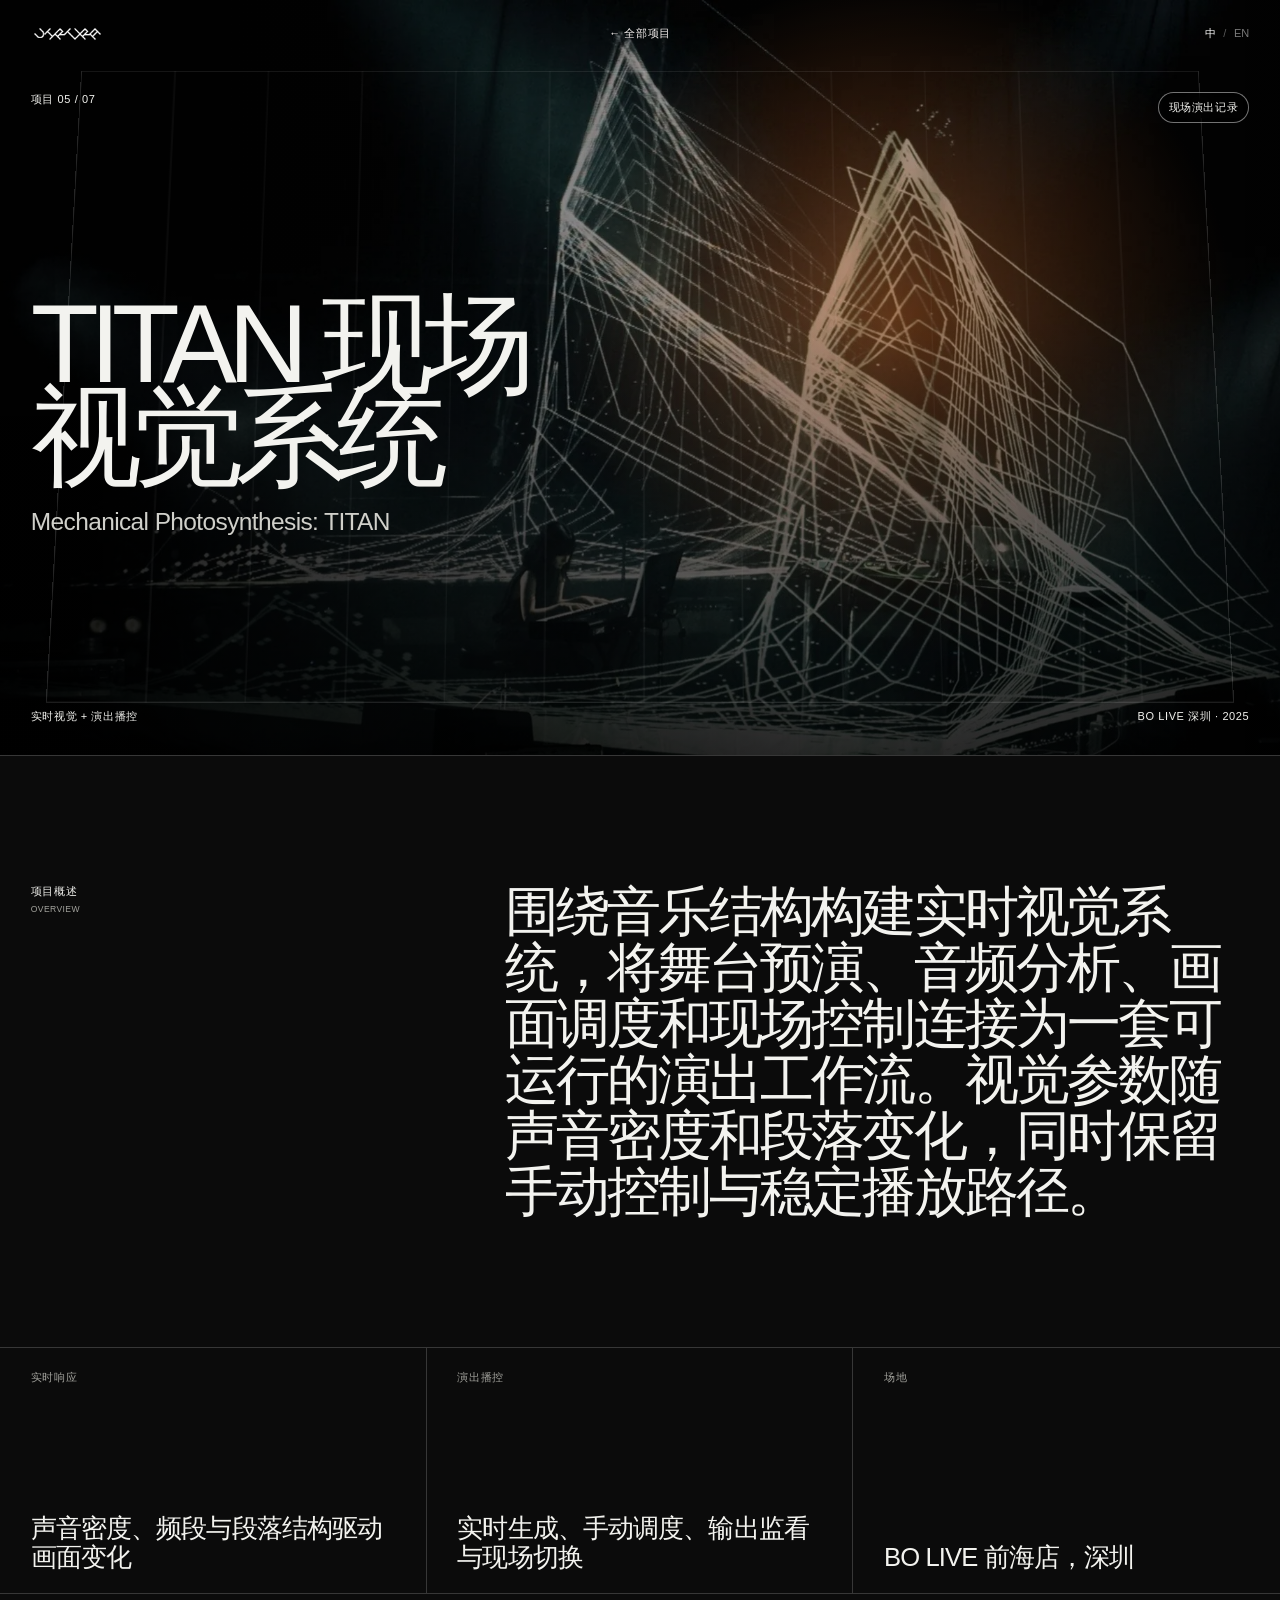
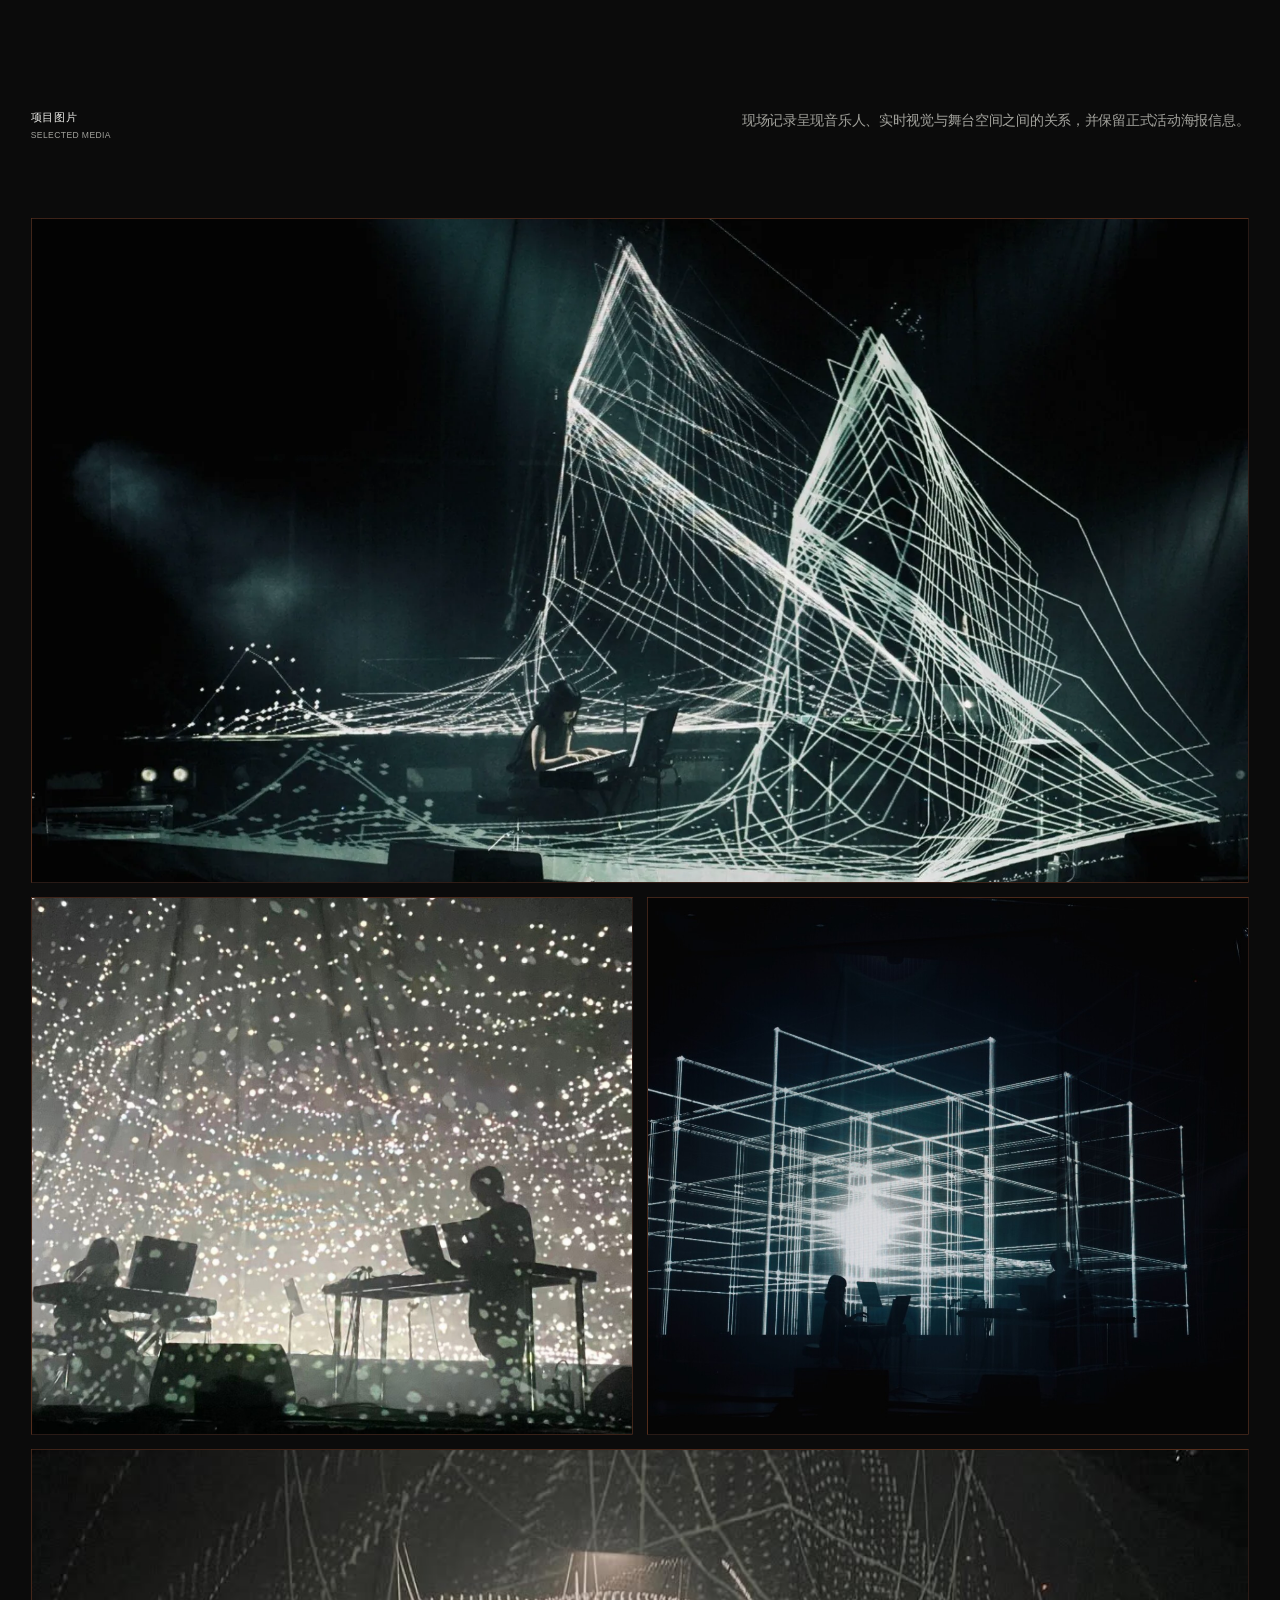
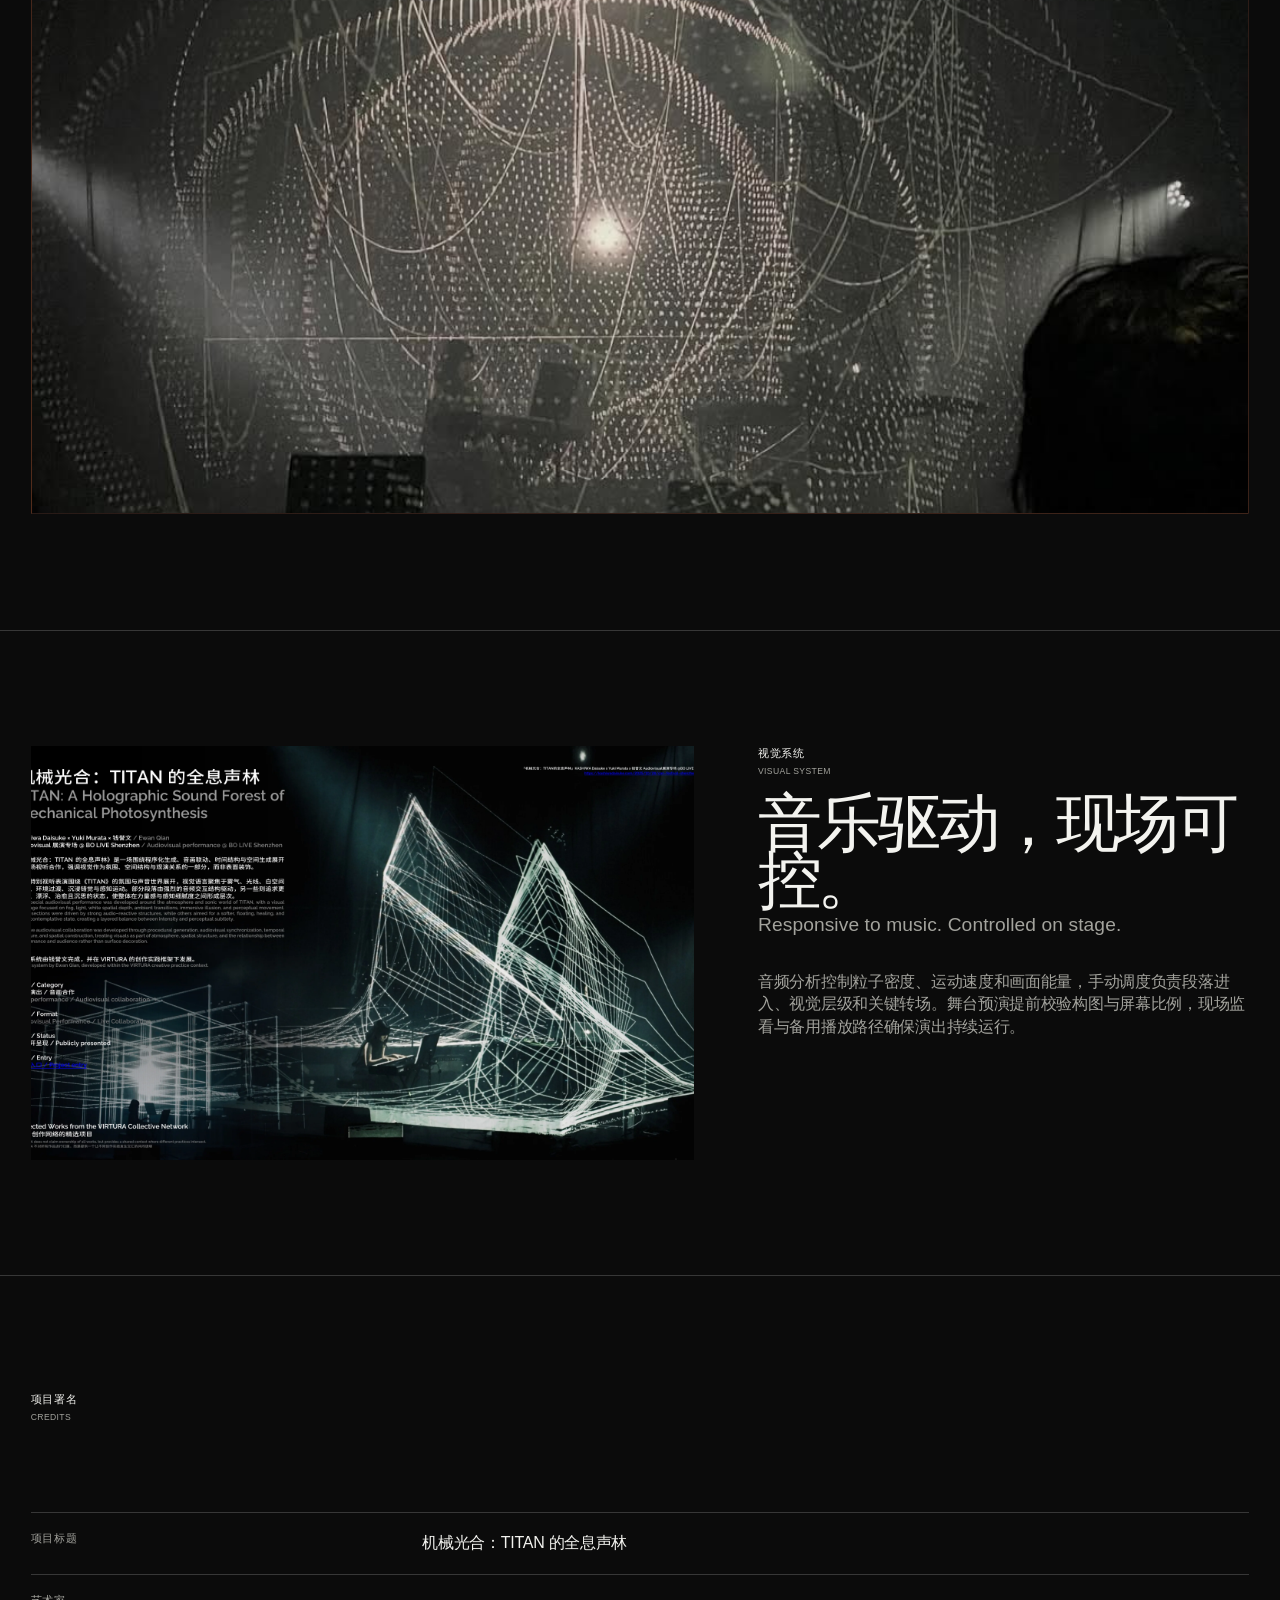
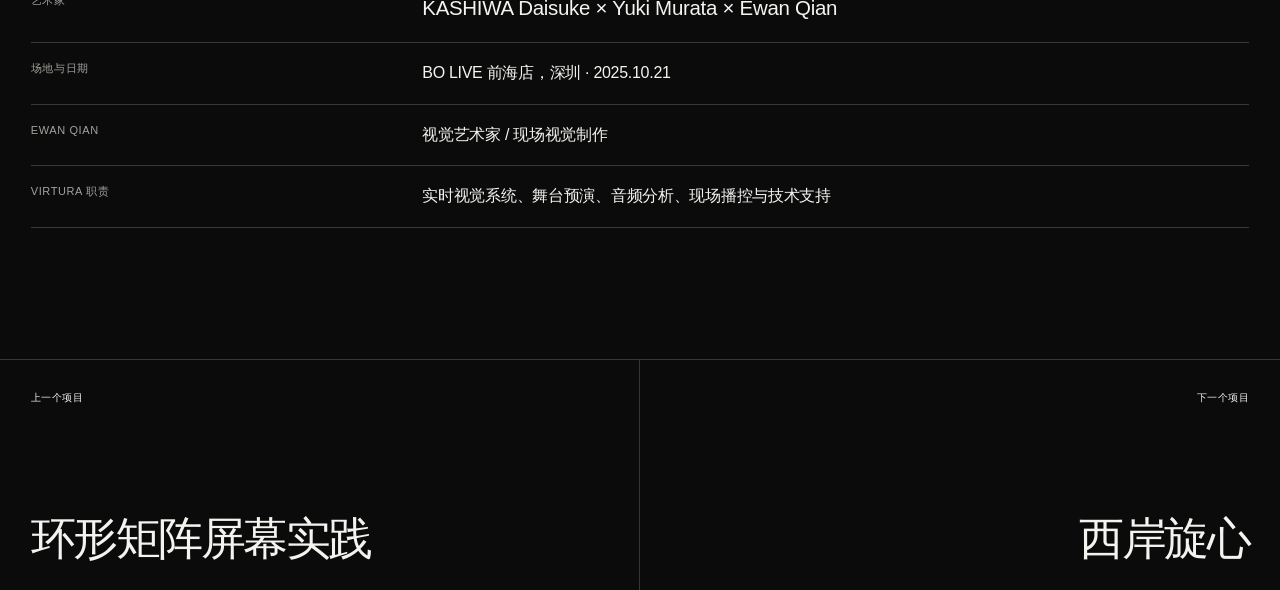
<file: work/titan.html>
<!DOCTYPE html>

<html data-description-en="A realtime visual, audio-analysis and show-control system developed for TITAN." data-description-zh="为 TITAN 现场演出开发的实时视觉、音频分析与舞台播控系统。" data-lang="zh" data-title-en="Mechanical Photosynthesis: TITAN — VIRTURA" data-title-zh="TITAN 现场视觉系统 — VIRTURA" lang="zh-CN">
<head><meta charset="utf-8"/><meta content="width=device-width,initial-scale=1" name="viewport"/><meta content="A realtime visual, audio-analysis and show-control system developed for TITAN." name="description"/><title>Mechanical Photosynthesis: TITAN — VIRTURA</title><link href="project.css" rel="stylesheet"/><script>try{document.documentElement.dataset.lang=localStorage.getItem('virtura-language')||'zh'}catch(e){document.documentElement.dataset.lang='zh'}</script></head>
<body class="tone-titan">
<nav class="nav"><a class="brand" href="../index.html" aria-label="VIRTURA home"><img alt="VIRTURA" class="brand-mark" src="../assets/virtura-logo-white.png"/><span class="sr-only">VIRTURA</span></a><a class="back" href="../index.html#work"><span>←</span> <span class="lang-zh">全部项目</span><span class="lang-en">All Work</span></a><div aria-label="Language" class="lang-switch" role="group"><button data-set-lang="zh" type="button">中</button><span class="divider">/</span><button data-set-lang="en" type="button">EN</button></div></nav>
<header class="hero"><img alt="TITAN 现场视觉系统" class="hero-media" src="../VIRTURA_WEBSITE_ASSETS/04_TITAN/hero.webp"/><div class="hero-top"><span><span class="lang-zh">项目 05 / 07</span><span class="lang-en">Project 05 / 07</span></span><span class="asset-state"><span class="lang-zh">现场演出记录</span><span class="lang-en">Live performance documentation</span></span></div><h1 class="hero-title"><span class="lang-zh">TITAN 现场视觉系统<span class="en">Mechanical Photosynthesis: TITAN</span></span><span class="lang-en">Mechanical Photosynthesis: TITAN</span></h1><div class="hero-foot"><span><span class="lang-zh">实时视觉 + 演出播控</span><span class="lang-en">Realtime Visuals + Show Control</span></span><span><span class="lang-zh">BO LIVE 深圳 · 2025</span><span class="lang-en">BO LIVE Shenzhen · 2025</span></span></div></header>
<main><section class="summary"><div class="section-label bilingual-label"><span class="lang-zh">项目概述</span><span class="lang-en">Overview</span></div><p class="intro"><span class="lang-zh">围绕音乐结构构建实时视觉系统，将舞台预演、音频分析、画面调度和现场控制连接为一套可运行的演出工作流。视觉参数随声音密度和段落变化，同时保留手动控制与稳定播放路径。</span><span class="lang-en">A realtime visual system shaped around the music, connecting stage previsualisation, audio analysis, visual sequencing and live control in one show workflow. Visual parameters respond to density and structure in the sound, with manual control and a stable playback path retained throughout the performance.</span></p></section><section aria-label="Project facts" class="facts"><div class="fact"><div class="fact-label"><span class="lang-zh">实时响应</span><span class="lang-en">Realtime Response</span></div><div class="fact-value"><span class="lang-zh">声音密度、频段与段落结构驱动画面变化</span><span class="lang-en">Visual change driven by sound density, frequency ranges and musical structure</span></div></div><div class="fact"><div class="fact-label"><span class="lang-zh">演出播控</span><span class="lang-en">Show Control</span></div><div class="fact-value"><span class="lang-zh">实时生成、手动调度、输出监看与现场切换</span><span class="lang-en">Realtime generation, manual cueing, output monitoring and live switching</span></div></div><div class="fact"><div class="fact-label"><span class="lang-zh">场地</span><span class="lang-en">Venue</span></div><div class="fact-value"><span class="lang-zh">BO LIVE 前海店，深圳</span><span class="lang-en">BO LIVE Qianhai, Shenzhen</span></div></div></section>
<section class="media-section"><div class="media-head"><div class="section-label bilingual-label"><span class="lang-zh">项目图片</span><span class="lang-en">Selected Media</span></div><p class="media-note"><span class="lang-zh">现场记录呈现音乐人、实时视觉与舞台空间之间的关系，并保留正式活动海报信息。</span><span class="lang-en">On-site documentation shows the relationship between performers, realtime visuals and the stage environment, alongside the official event poster.</span></p></div><div class="gallery"><figure class="media-slot wide"><img alt="TITAN 舞台现场" src="../VIRTURA_WEBSITE_ASSETS/04_TITAN/hero.webp"/><figcaption><span class="lang-zh">现场视觉系统</span><span class="lang-en">Live visual system</span></figcaption></figure><figure class="media-slot"><img alt="TITAN 粒子视觉" src="../VIRTURA_WEBSITE_ASSETS/04_TITAN/detail_01_particles.jpg"/><figcaption><span class="lang-zh">生成视觉</span><span class="lang-en">Generative visual</span></figcaption></figure><figure class="media-slot"><img alt="TITAN 演出现场" src="../VIRTURA_WEBSITE_ASSETS/04_TITAN/detail_02_live.jpeg"/><figcaption><span class="lang-zh">现场演出</span><span class="lang-en">Performance</span></figcaption></figure><figure class="media-slot wide"><img alt="TITAN 舞台与屏幕" src="../VIRTURA_WEBSITE_ASSETS/04_TITAN/detail_03_stage.jpg"/><figcaption><span class="lang-zh">空间适配</span><span class="lang-en">Spatial adaptation</span></figcaption></figure></div></section>
<section class="process"><div class="process-visual"><img alt="TITAN 项目过程资料" src="../VIRTURA_WEBSITE_ASSETS/04_TITAN/process.webp"/></div><div class="process-copy"><div class="section-label bilingual-label"><span class="lang-zh">视觉系统</span><span class="lang-en">Visual System</span></div><h2 class="dual-title"><span class="lang-zh">音乐驱动，现场可控。</span><span class="lang-en">Responsive to music. Controlled on stage.</span></h2><p><span class="lang-zh">音频分析控制粒子密度、运动速度和画面能量，手动调度负责段落进入、视觉层级和关键转场。舞台预演提前校验构图与屏幕比例，现场监看与备用播放路径确保演出持续运行。</span><span class="lang-en">Audio analysis drives particle density, motion and visual intensity, while manual cues control entrances, hierarchy and key transitions. Stage previsualisation verifies composition and screen proportions in advance; live monitoring and a fallback playback route support continuous operation during the show.</span></p></div></section><section class="credits"><div class="section-label bilingual-label"><span class="lang-zh">项目署名</span><span class="lang-en">Credits</span></div><dl class="credits-grid"><div class="credit"><dt><span class="lang-zh">项目标题</span><span class="lang-en">Title</span></dt><dd><span class="lang-zh">机械光合：TITAN 的全息声林</span><span class="lang-en">TITAN: A Holographic Sound Forest</span></dd></div><div class="credit"><dt><span class="lang-zh">艺术家</span><span class="lang-en">Artists</span></dt><dd class="names"><span class="lang-zh">KASHIWA Daisuke × Yuki Murata × Ewan Qian</span><span class="lang-en">KASHIWA Daisuke × Yuki Murata × Ewan Qian</span></dd></div><div class="credit"><dt><span class="lang-zh">场地与日期</span><span class="lang-en">Venue + Date</span></dt><dd><span class="lang-zh">BO LIVE 前海店，深圳 · 2025.10.21</span><span class="lang-en">BO LIVE Qianhai, Shenzhen · 21 Oct 2025</span></dd></div><div class="credit"><dt><span class="lang-zh">Ewan Qian</span><span class="lang-en">Ewan Qian</span></dt><dd><span class="lang-zh">视觉艺术家 / 现场视觉制作</span><span class="lang-en">Visual Artist / Live Visual Production</span></dd></div><div class="credit"><dt><span class="lang-zh">VIRTURA 职责</span><span class="lang-en">VIRTURA Role</span></dt><dd><span class="lang-zh">实时视觉系统、舞台预演、音频分析、现场播控与技术支持</span><span class="lang-en">Realtime visual systems, stage previsualisation, audio analysis, live show control and technical support</span></dd></div></dl></section></main>
<footer class="project-nav"><a href="circular-matrix-screen.html"><span class="project-nav-label"><span class="lang-zh">上一个项目</span><span class="lang-en">Previous</span></span><span class="project-nav-title"><span class="lang-zh">环形矩阵屏幕实践</span><span class="lang-en">Circular Matrix-Screen Practice</span></span></a><a href="west-bund-xuanxin.html"><span class="project-nav-label"><span class="lang-zh">下一个项目</span><span class="lang-en">Next</span></span><span class="project-nav-title"><span class="lang-zh">西岸旋心</span><span class="lang-en">&gt;&gt;round-a-clock</span></span></a></footer><script src="../assets/lang.js"></script></body></html>
</file>
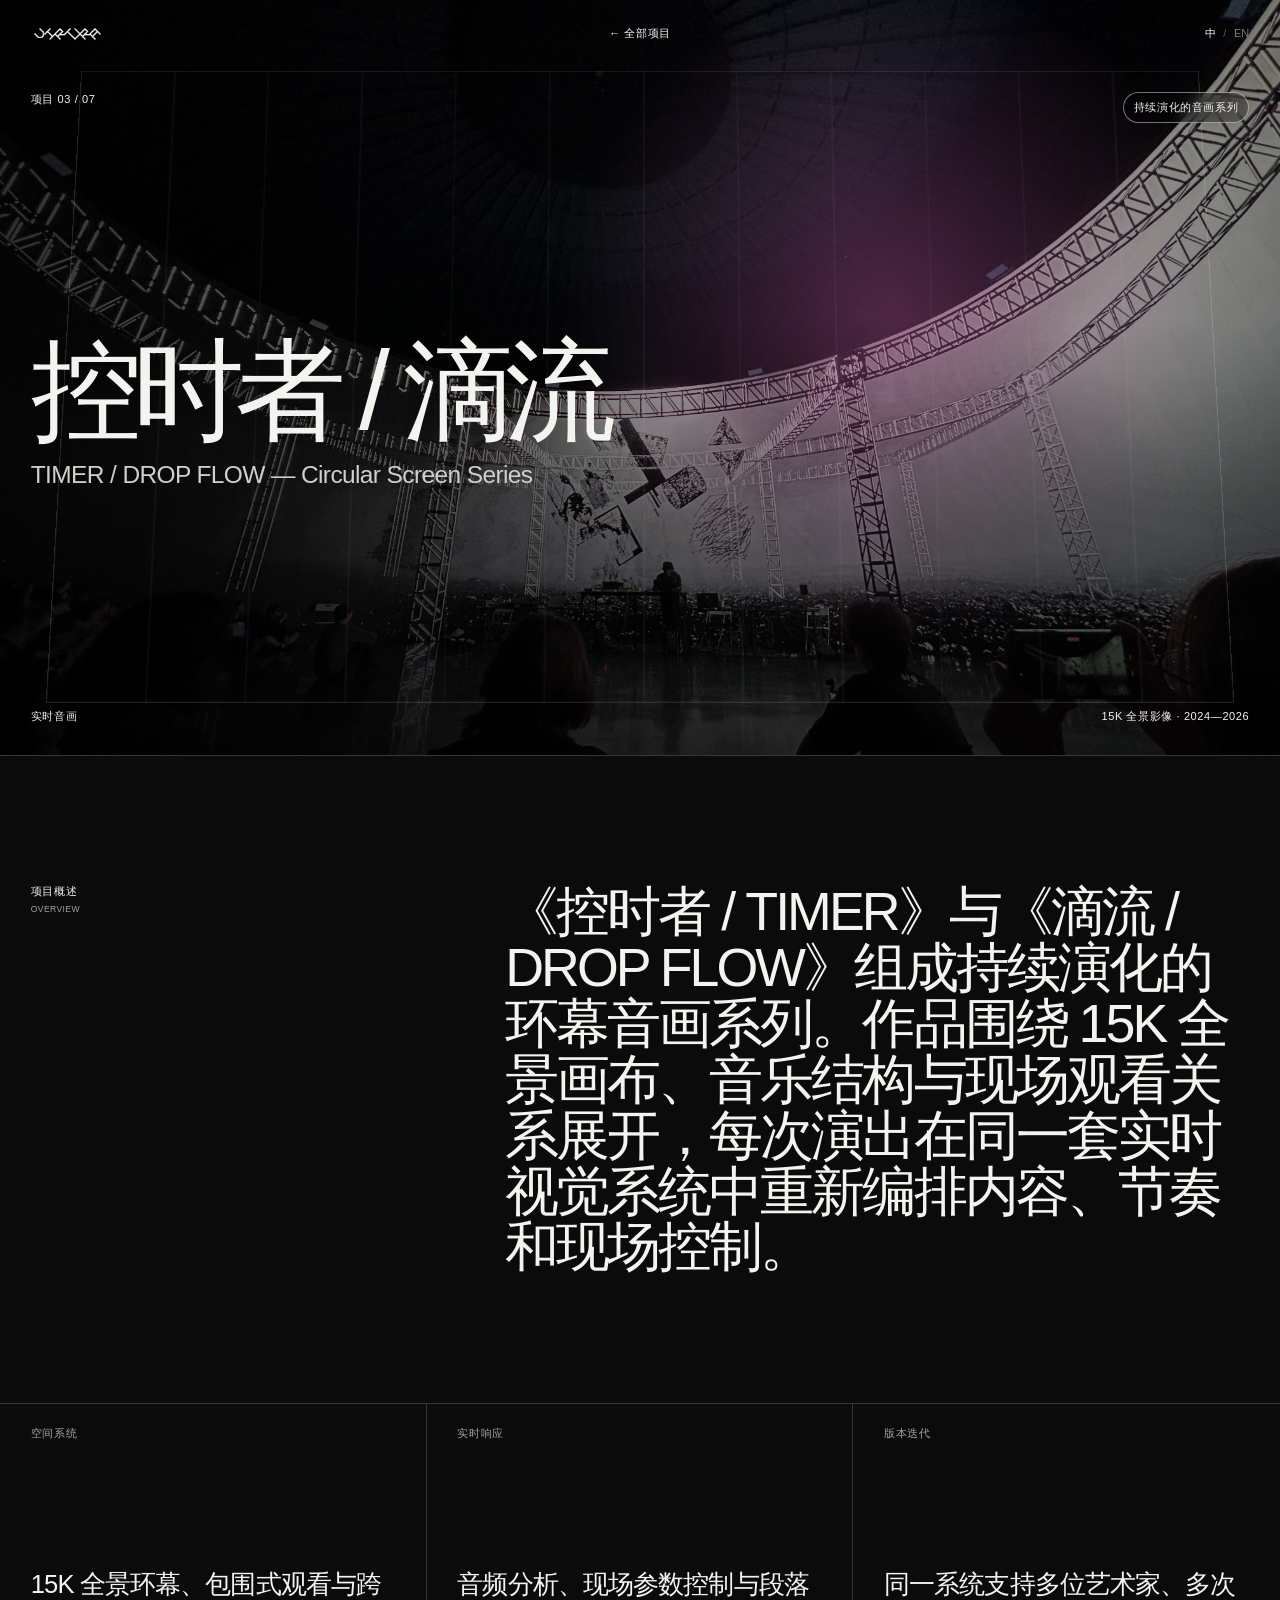
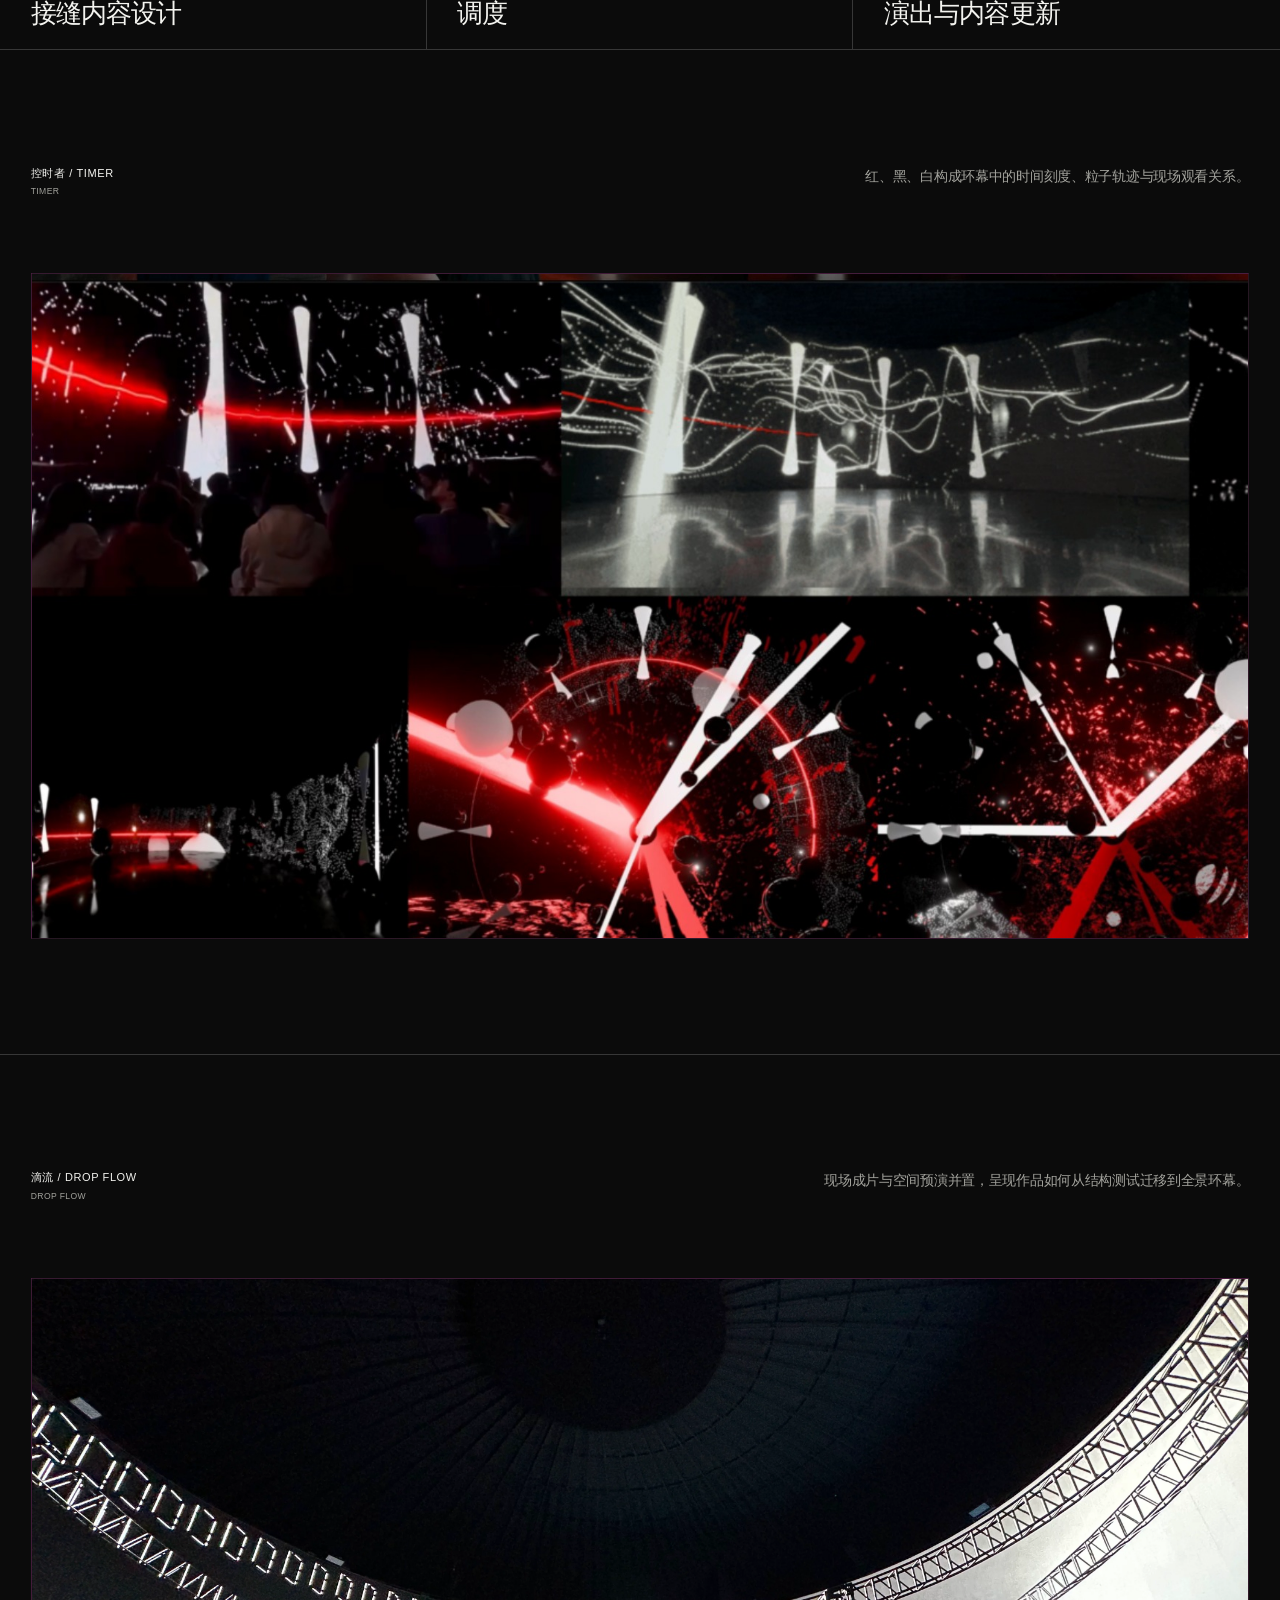
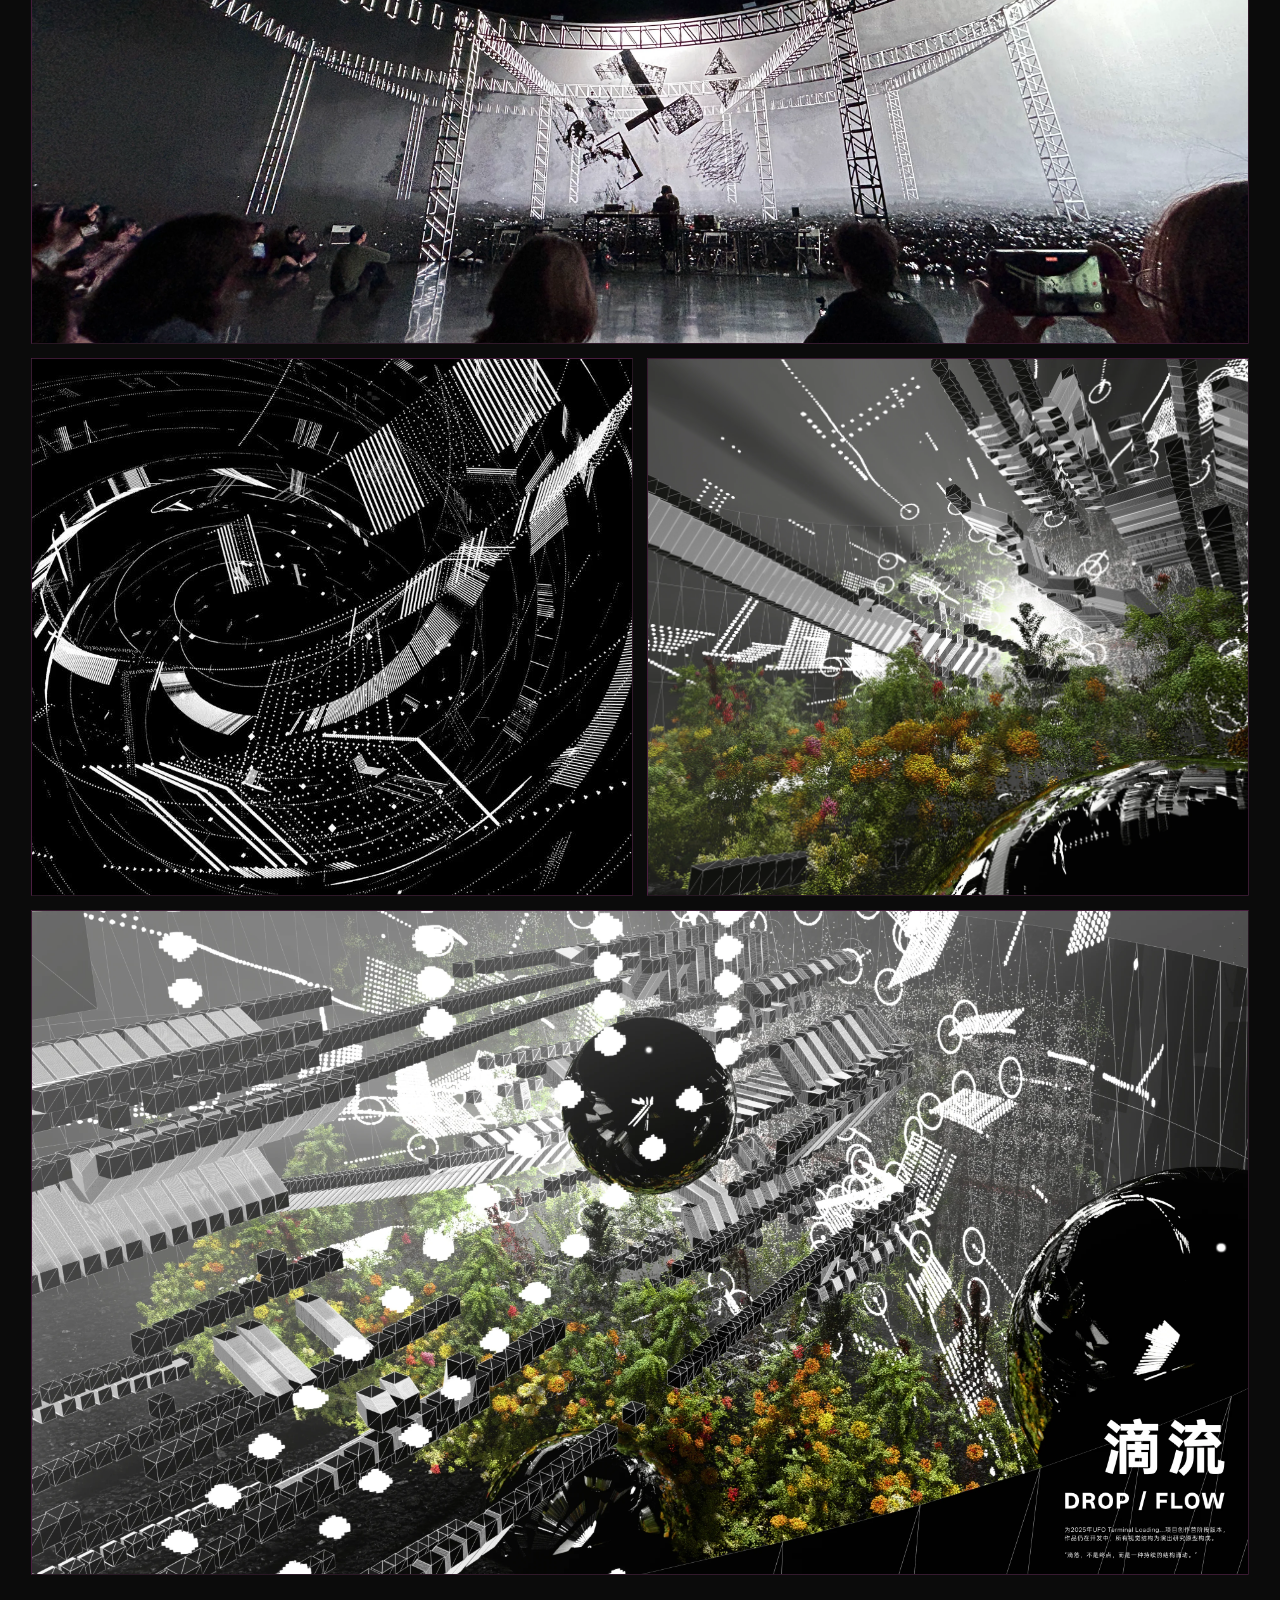
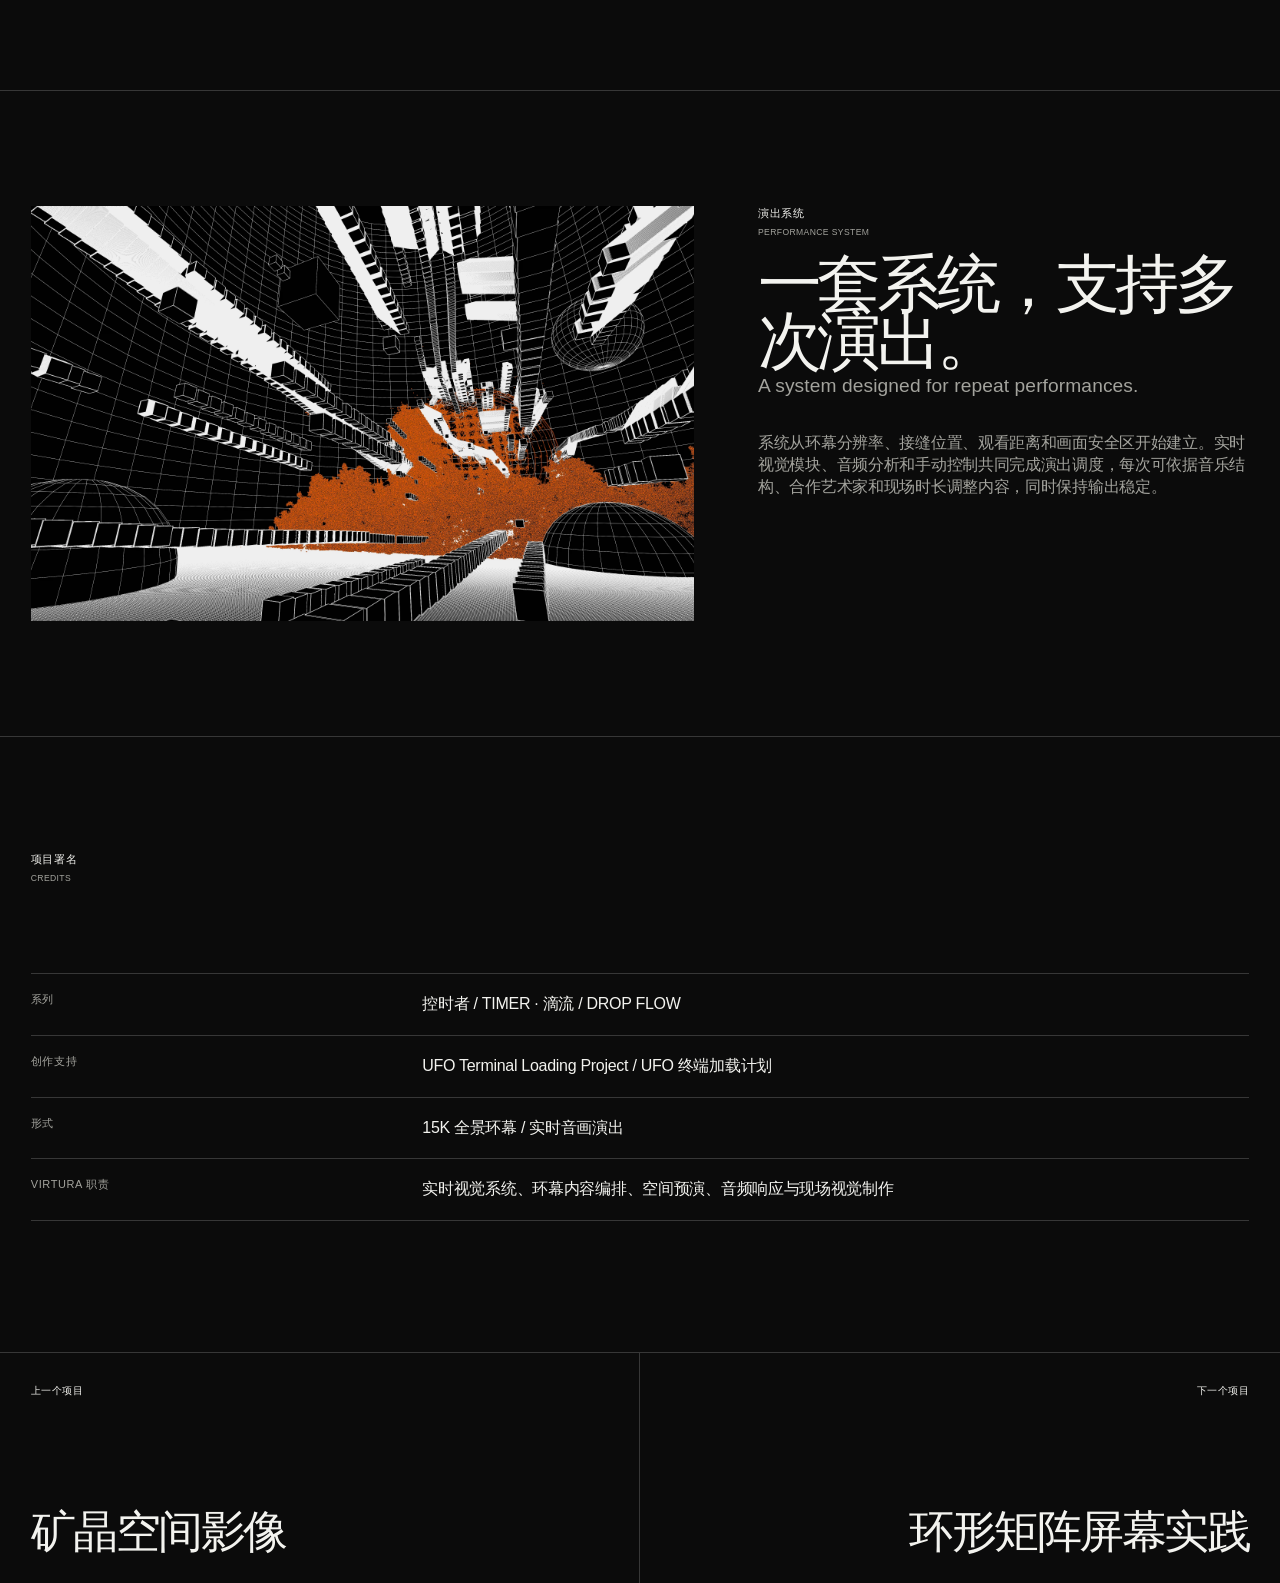
<file: work/ufo-circular-series.html>
<!DOCTYPE html>

<html data-description-en="An evolving series of realtime audiovisual works for panoramic screens." data-description-zh="持续发展的环幕实时音画系列。" data-lang="zh" data-title-en="TIMER / DROP FLOW — Circular Screen Series — VIRTURA" data-title-zh="控时者 / 滴流 — VIRTURA" lang="zh-CN">
<head><meta charset="utf-8"/><meta content="width=device-width,initial-scale=1" name="viewport"/><meta content="An evolving series of realtime audiovisual works for panoramic screens." name="description"/><title>TIMER / DROP FLOW — Circular Screen Series — VIRTURA</title><link href="project.css" rel="stylesheet"/><script>try{document.documentElement.dataset.lang=localStorage.getItem('virtura-language')||'zh'}catch(e){document.documentElement.dataset.lang='zh'}</script></head>
<body class="tone-ufo">
<nav class="nav"><a class="brand" href="../index.html" aria-label="VIRTURA home"><img alt="VIRTURA" class="brand-mark" src="../assets/virtura-logo-white.png"/><span class="sr-only">VIRTURA</span></a><a class="back" href="../index.html#work"><span>←</span> <span class="lang-zh">全部项目</span><span class="lang-en">All Work</span></a><div aria-label="Language" class="lang-switch" role="group"><button data-set-lang="zh" type="button">中</button><span class="divider">/</span><button data-set-lang="en" type="button">EN</button></div></nav>
<header class="hero"><img alt="滴流环幕音画现场" class="hero-media" src="../VIRTURA_WEBSITE_ASSETS/03_UFO_CIRCULAR_SERIES/dropflow_03_live.webp"/><div class="hero-top"><span><span class="lang-zh">项目 03 / 07</span><span class="lang-en">Project 03 / 07</span></span><span class="asset-state"><span class="lang-zh">持续演化的音画系列</span><span class="lang-en">Evolving audiovisual series</span></span></div><h1 class="hero-title"><span class="lang-zh">控时者 / 滴流<span class="en">TIMER / DROP FLOW — Circular Screen Series</span></span><span class="lang-en">TIMER / DROP FLOW — Circular Screen Series</span></h1><div class="hero-foot"><span><span class="lang-zh">实时音画</span><span class="lang-en">Realtime Audiovisual</span></span><span><span class="lang-zh">15K 全景影像 · 2024—2026</span><span class="lang-en">15K Panoramic Media · 2024—2026</span></span></div></header>
<main><section class="summary"><div class="section-label bilingual-label"><span class="lang-zh">项目概述</span><span class="lang-en">Overview</span></div><p class="intro"><span class="lang-zh">《控时者 / TIMER》与《滴流 / DROP FLOW》组成持续演化的环幕音画系列。作品围绕 15K 全景画布、音乐结构与现场观看关系展开，每次演出在同一套实时视觉系统中重新编排内容、节奏和现场控制。</span><span class="lang-en">TIMER and DROP FLOW form an evolving panoramic audiovisual series. Developed for a 15K circular canvas, each performance reworks content, pacing and live control within the same maintained realtime visual system, responding to the music and the audience’s position in the space.</span></p></section><section aria-label="Project facts" class="facts"><div class="fact"><div class="fact-label"><span class="lang-zh">空间系统</span><span class="lang-en">Display System</span></div><div class="fact-value"><span class="lang-zh">15K 全景环幕、包围式观看与跨接缝内容设计</span><span class="lang-en">15K panoramic display, enveloping sightlines and seam-aware content design</span></div></div><div class="fact"><div class="fact-label"><span class="lang-zh">实时响应</span><span class="lang-en">Realtime Response</span></div><div class="fact-value"><span class="lang-zh">音频分析、现场参数控制与段落调度</span><span class="lang-en">Audio analysis, live parameter control and sequence cueing</span></div></div><div class="fact"><div class="fact-label"><span class="lang-zh">版本迭代</span><span class="lang-en">Iteration</span></div><div class="fact-value"><span class="lang-zh">同一系统支持多位艺术家、多次演出与内容更新</span><span class="lang-en">One system supporting different artists, repeat performances and ongoing content updates</span></div></div></section>
<section class="media-section"><div class="media-head"><div class="section-label bilingual-label"><span class="lang-zh">控时者 / TIMER</span><span class="lang-en">TIMER</span></div><p class="media-note"><span class="lang-zh">红、黑、白构成环幕中的时间刻度、粒子轨迹与现场观看关系。</span><span class="lang-en">Red, black and white form a panoramic system of temporal markers, particle trajectories and audience sightlines.</span></p></div><div class="gallery"><figure class="media-slot wide"><img alt="控时者环幕现场" src="../VIRTURA_WEBSITE_ASSETS/03_UFO_CIRCULAR_SERIES/detail_01_timer.jpg"/><figcaption><span class="lang-zh">环幕音画作品</span><span class="lang-en">Panoramic audiovisual work</span></figcaption></figure></div></section>
<section class="media-section"><div class="media-head"><div class="section-label bilingual-label"><span class="lang-zh">滴流 / DROP FLOW</span><span class="lang-en">DROP FLOW</span></div><p class="media-note"><span class="lang-zh">现场成片与空间预演并置，呈现作品如何从结构测试迁移到全景环幕。</span><span class="lang-en">Installed footage and spatial previsualisation show how the work moves from structural studies into a panoramic screen environment.</span></p></div><div class="gallery"><figure class="media-slot wide"><img alt="滴流环幕现场" src="../VIRTURA_WEBSITE_ASSETS/03_UFO_CIRCULAR_SERIES/dropflow_03_live.webp"/><figcaption><span class="lang-zh">现场呈现</span><span class="lang-en">Installed view</span></figcaption></figure><figure class="media-slot"><img alt="滴流黑白结构视觉" src="../VIRTURA_WEBSITE_ASSETS/03_UFO_CIRCULAR_SERIES/dropflow_01_system.jpg"/><figcaption><span class="lang-zh">画面结构</span><span class="lang-en">Image structure</span></figcaption></figure><figure class="media-slot"><img alt="滴流空间预演" src="../VIRTURA_WEBSITE_ASSETS/03_UFO_CIRCULAR_SERIES/dropflow_08_garden.webp"/><figcaption><span class="lang-zh">空间预演</span><span class="lang-en">Spatial study</span></figcaption></figure><figure class="media-slot wide"><img alt="滴流项目版本" src="../VIRTURA_WEBSITE_ASSETS/03_UFO_CIRCULAR_SERIES/dropflow_07_title.webp"/><figcaption><span class="lang-zh">项目版本</span><span class="lang-en">Project version</span></figcaption></figure></div></section>
<section class="process"><div class="process-visual"><img alt="滴流全景空间结构预演" src="../VIRTURA_WEBSITE_ASSETS/03_UFO_CIRCULAR_SERIES/dropflow_04_structure.webp"/></div><div class="process-copy"><div class="section-label bilingual-label"><span class="lang-zh">演出系统</span><span class="lang-en">Performance System</span></div><h2 class="dual-title"><span class="lang-zh">一套系统，支持多次演出。</span><span class="lang-en">A system designed for repeat performances.</span></h2><p><span class="lang-zh">系统从环幕分辨率、接缝位置、观看距离和画面安全区开始建立。实时视觉模块、音频分析和手动控制共同完成演出调度，每次可依据音乐结构、合作艺术家和现场时长调整内容，同时保持输出稳定。</span><span class="lang-en">The system is built around panoramic resolution, screen seams, viewing distance and safe areas. Realtime visual modules, audio analysis and manual control work together during the show, allowing content to be adjusted to each artist, musical structure and running time while maintaining stable output.</span></p></div></section><section class="credits"><div class="section-label bilingual-label"><span class="lang-zh">项目署名</span><span class="lang-en">Credits</span></div><dl class="credits-grid"><div class="credit"><dt><span class="lang-zh">系列</span><span class="lang-en">Series</span></dt><dd><span class="lang-zh">控时者 / TIMER · 滴流 / DROP FLOW</span><span class="lang-en">TIMER · DROP FLOW</span></dd></div><div class="credit"><dt><span class="lang-zh">创作支持</span><span class="lang-en">Supported by</span></dt><dd><span class="lang-zh">UFO Terminal Loading Project / UFO 终端加载计划</span><span class="lang-en">UFO Terminal Loading Project</span></dd></div><div class="credit"><dt><span class="lang-zh">形式</span><span class="lang-en">Format</span></dt><dd><span class="lang-zh">15K 全景环幕 / 实时音画演出</span><span class="lang-en">15K panoramic display / realtime audiovisual performance</span></dd></div><div class="credit"><dt><span class="lang-zh">VIRTURA 职责</span><span class="lang-en">VIRTURA Role</span></dt><dd><span class="lang-zh">实时视觉系统、环幕内容编排、空间预演、音频响应与现场视觉制作</span><span class="lang-en">Realtime visual systems, panoramic content direction, spatial previsualisation, audio response and live visual production</span></dd></div></dl></section></main>
<footer class="project-nav"><a href="natgeo-crystal.html"><span class="project-nav-label"><span class="lang-zh">上一个项目</span><span class="lang-en">Previous</span></span><span class="project-nav-title"><span class="lang-zh">矿晶空间影像</span><span class="lang-en">Crystal Landscape</span></span></a><a href="circular-matrix-screen.html"><span class="project-nav-label"><span class="lang-zh">下一个项目</span><span class="lang-en">Next</span></span><span class="project-nav-title"><span class="lang-zh">环形矩阵屏幕实践</span><span class="lang-en">Circular Matrix-Screen Practice</span></span></a></footer><script src="../assets/lang.js"></script></body></html>
</file>
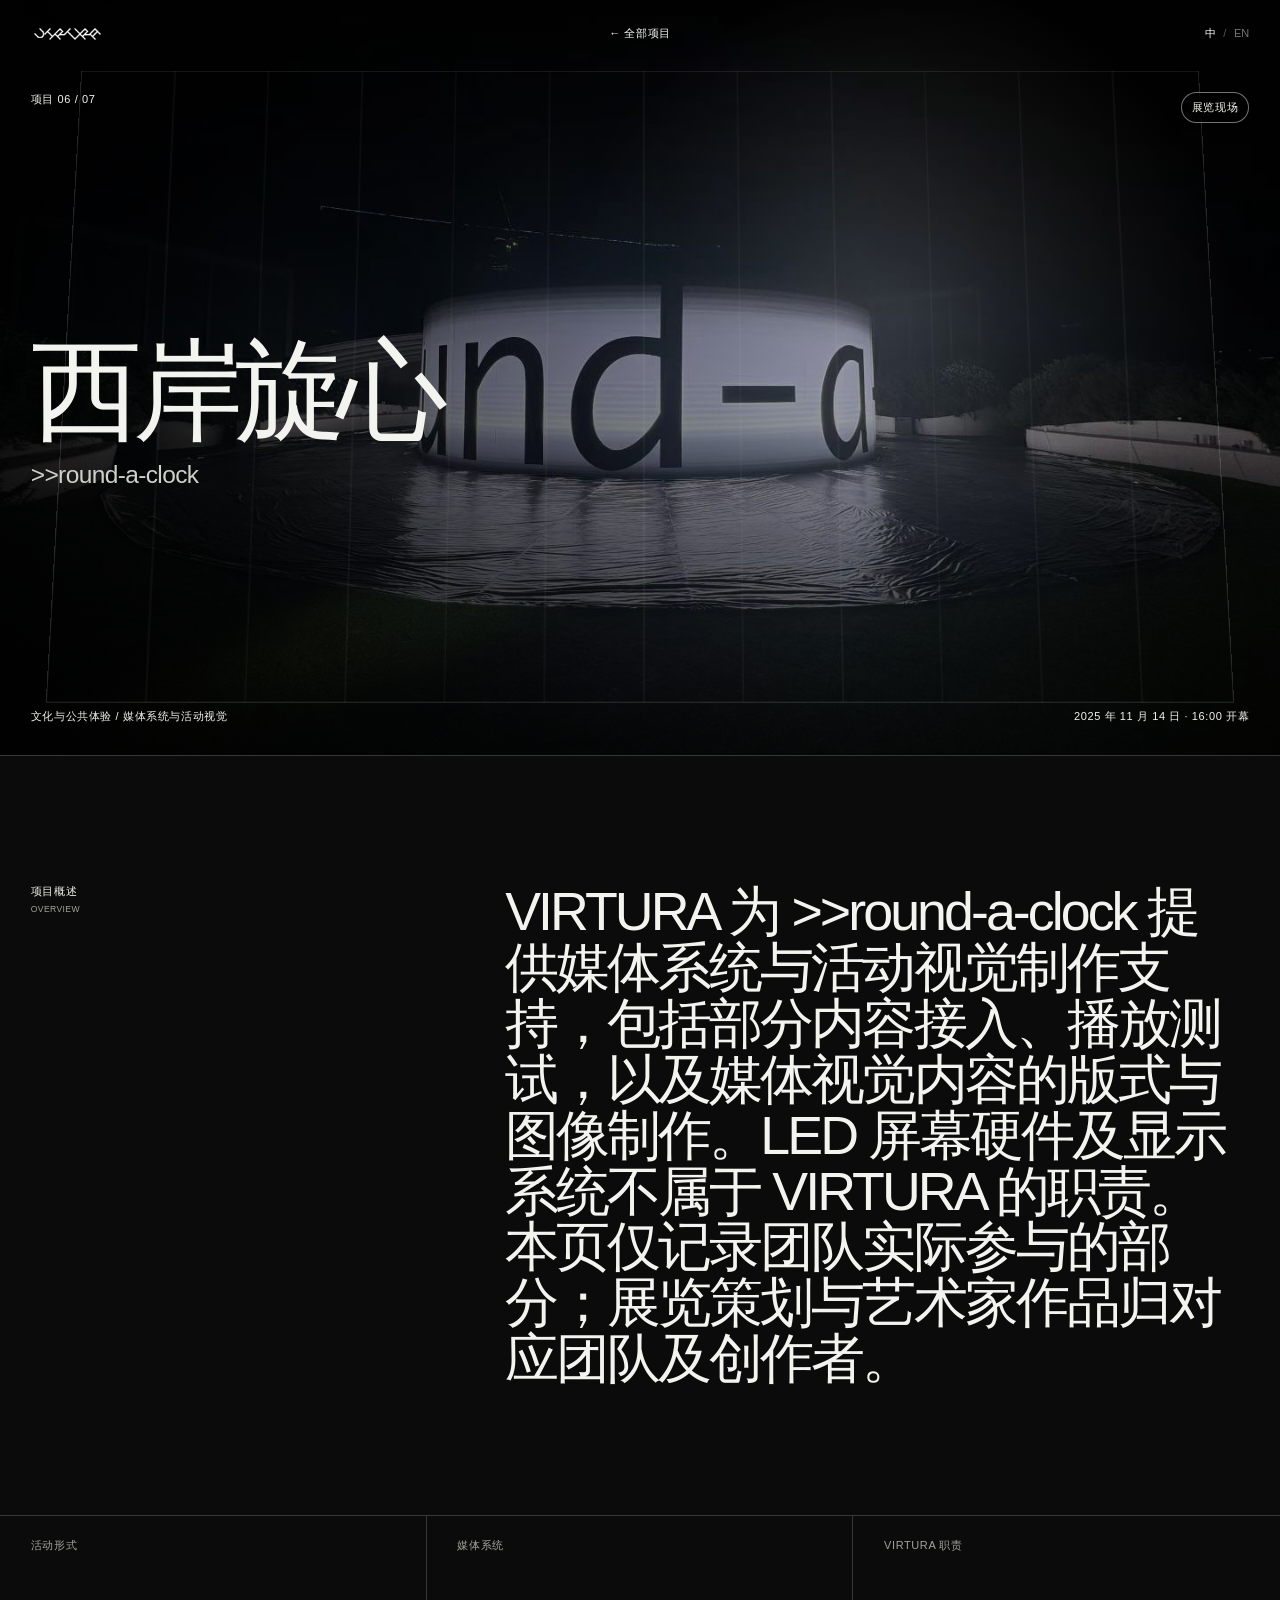
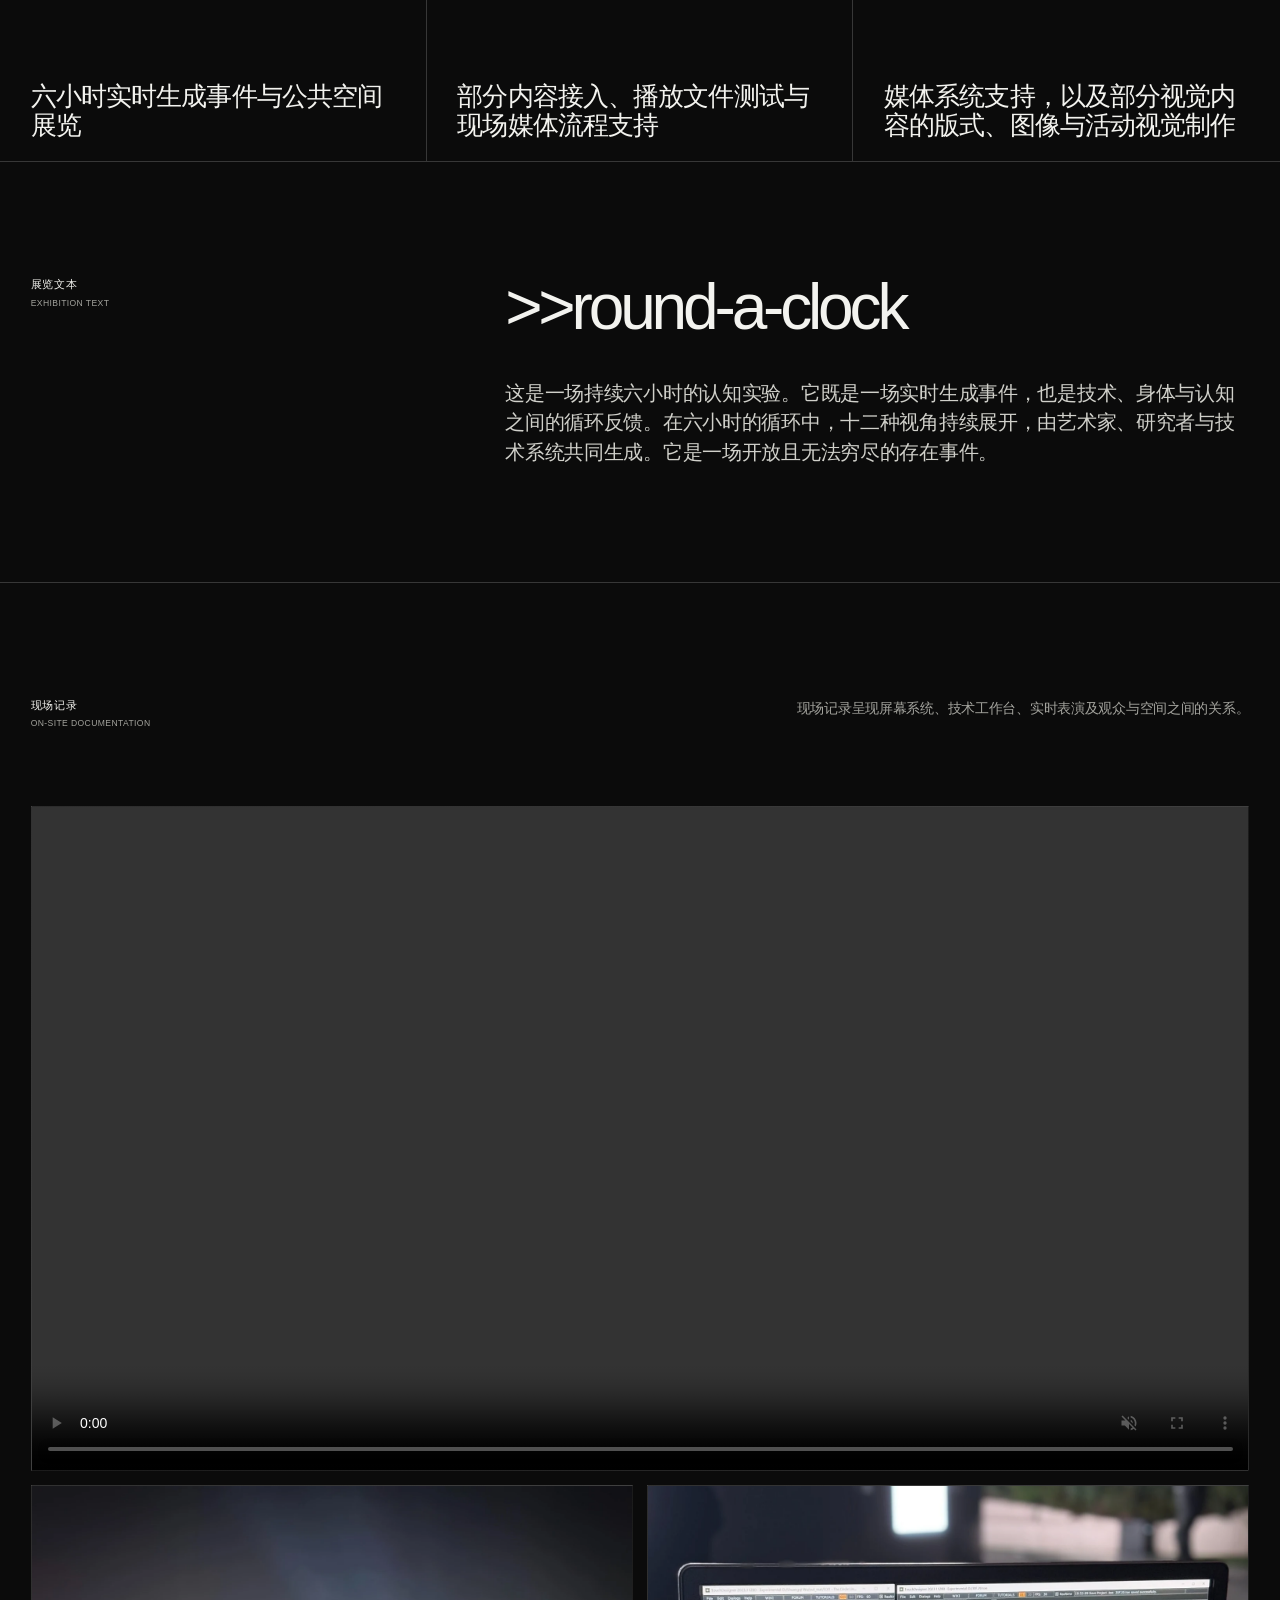
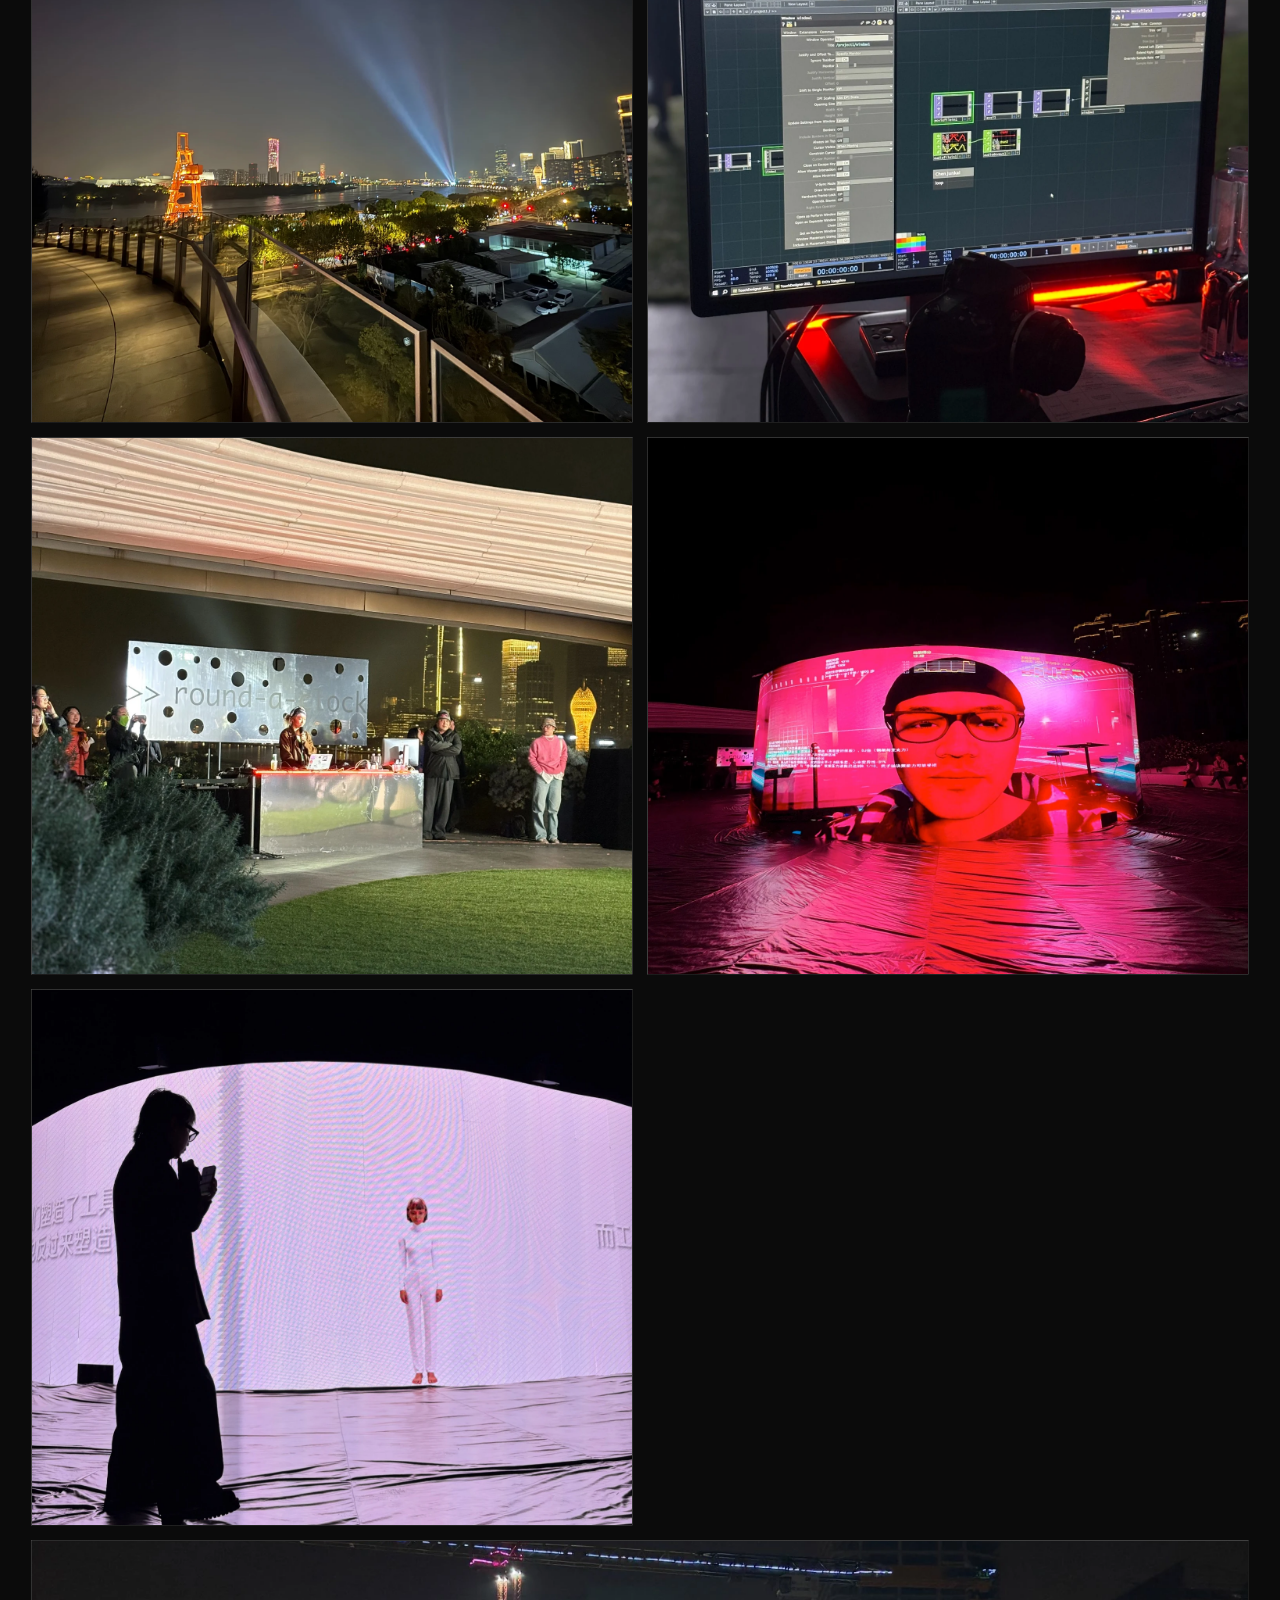
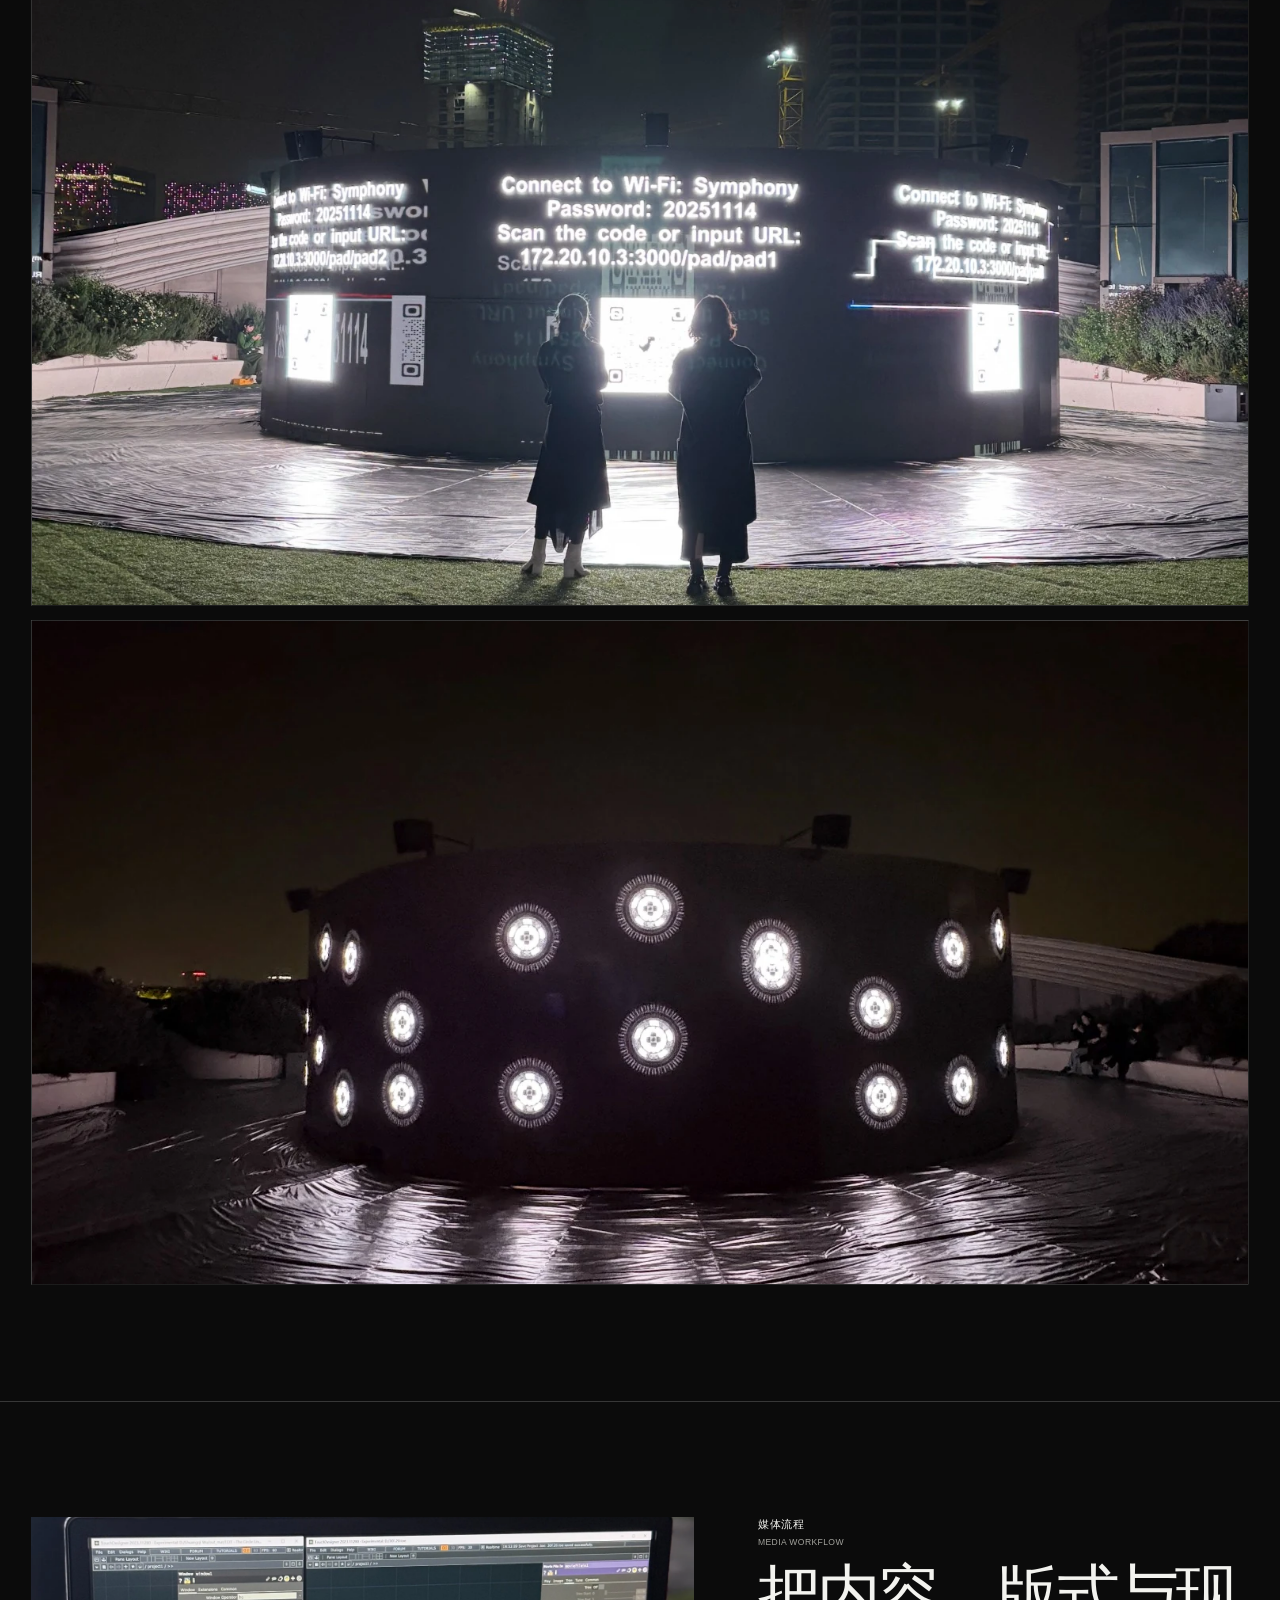
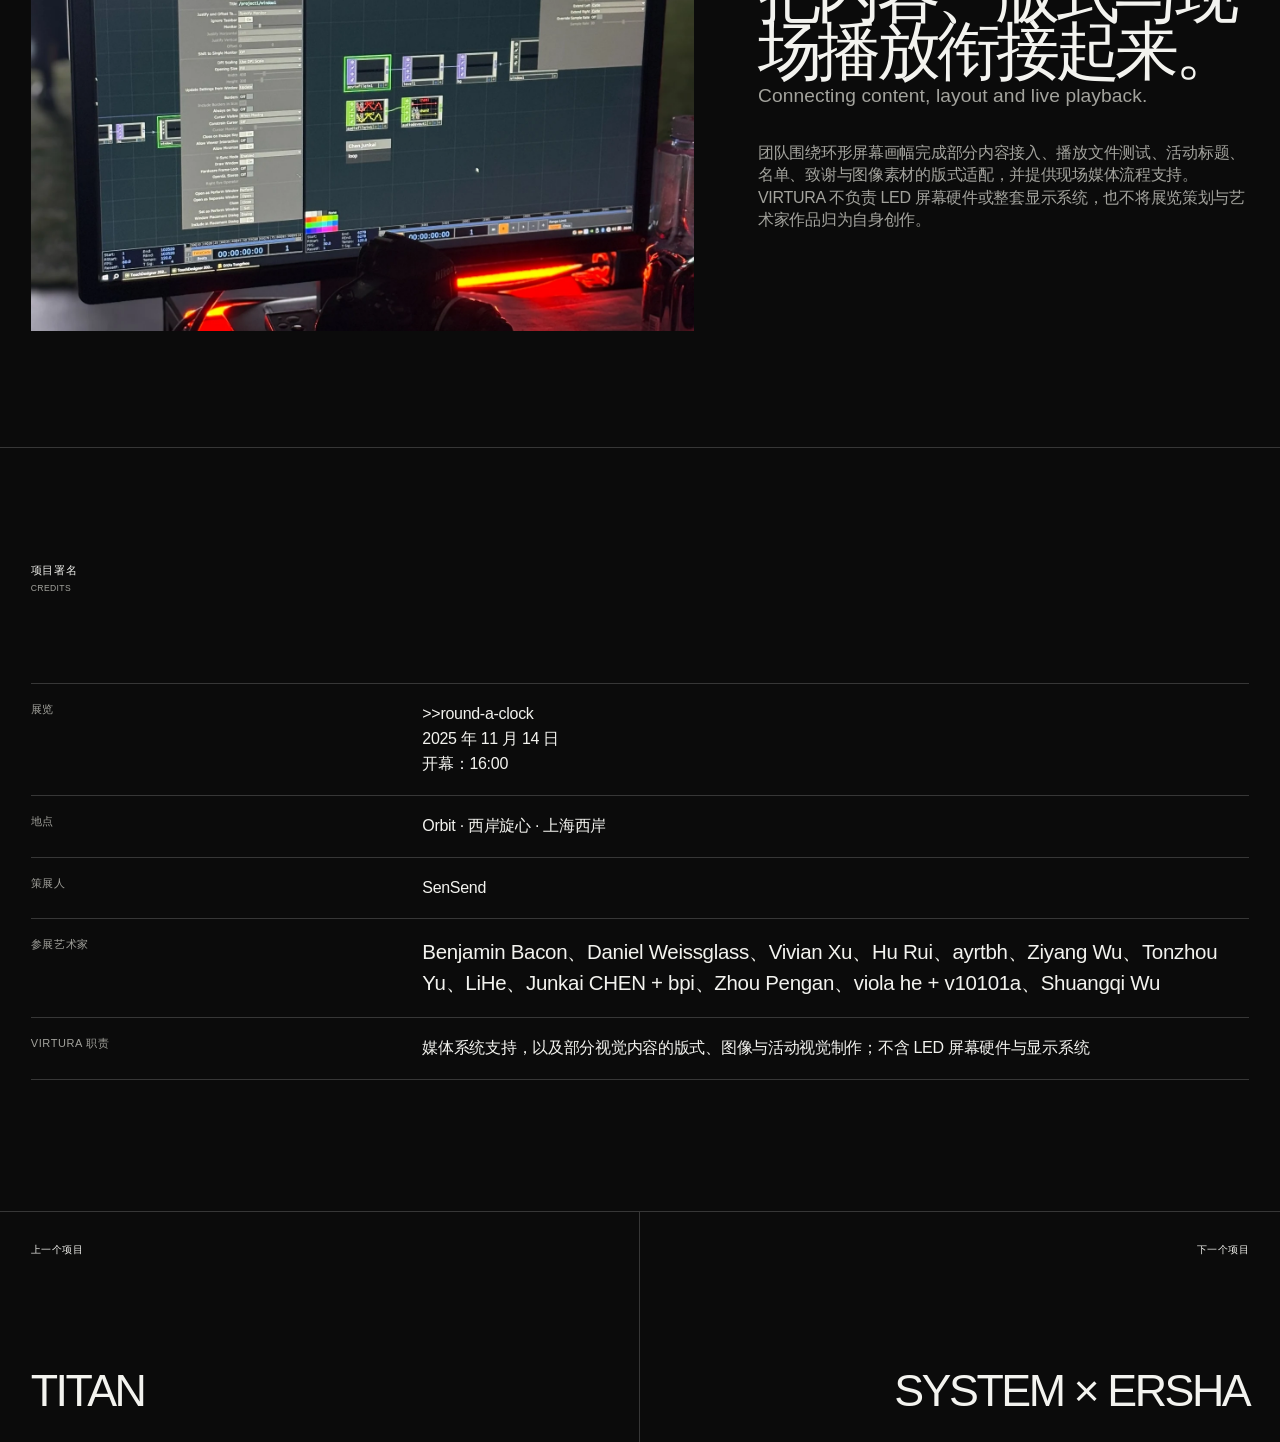
<file: work/west-bund-xuanxin.html>
<!DOCTYPE html>

<html data-description-en="Media-system and event-visual production support for &gt;&gt;round-a-clock at West Bund Xuanxin." data-description-zh="为西岸旋心 &gt;&gt;round-a-clock 提供媒体系统与活动视觉制作支持。" data-lang="zh" data-title-en="West Bund Xuanxin — &gt;&gt;round-a-clock — VIRTURA" data-title-zh="西岸旋心 — &gt;&gt;round-a-clock — VIRTURA" lang="zh-CN">
<head><meta charset="utf-8"/><meta content="width=device-width,initial-scale=1" name="viewport"/><meta content="Media-system and event-visual production support for &gt;&gt;round-a-clock at West Bund Xuanxin." name="description"/><title>West Bund Xuanxin — &gt;&gt;round-a-clock — VIRTURA</title><link href="project.css" rel="stylesheet"/><script>try{document.documentElement.dataset.lang=localStorage.getItem('virtura-language')||'zh'}catch(e){document.documentElement.dataset.lang='zh'}</script></head>
<body class="tone-xuanxin">
<nav class="nav"><a class="brand" href="../index.html" aria-label="VIRTURA home"><img alt="VIRTURA" class="brand-mark" src="../assets/virtura-logo-white.png"/><span class="sr-only">VIRTURA</span></a><a class="back" href="../index.html#work"><span>←</span> <span class="lang-zh">全部项目</span><span class="lang-en">All Work</span></a><div aria-label="Language" class="lang-switch" role="group"><button data-set-lang="zh" type="button">中</button><span class="divider">/</span><button data-set-lang="en" type="button">EN</button></div></nav>
<header class="hero"><img alt="&gt;&gt;round-a-clock 环形 LED 屏幕现场" class="hero-media" src="../VIRTURA_WEBSITE_ASSETS/05_WEST_BUND_XUANXIN/hero.jpg"/><div class="hero-top"><span><span class="lang-zh">项目 06 / 07</span><span class="lang-en">Project 06 / 07</span></span><span class="asset-state"><span class="lang-zh">展览现场</span><span class="lang-en">Exhibition view</span></span></div><h1 class="hero-title"><span class="lang-zh">西岸旋心<span class="en">&gt;&gt;round-a-clock</span></span><span class="lang-en">West Bund Xuanxin — &gt;&gt;round-a-clock</span></h1><div class="hero-foot"><span><span class="lang-zh">文化与公共体验 / 媒体系统与活动视觉</span><span class="lang-en">Cultural + Public Experience / Media System + Event Visuals</span></span><span><span class="lang-zh">2025 年 11 月 14 日 · 16:00 开幕</span><span class="lang-en">14 Nov 2025 · Opening 16:00</span></span></div></header>
<main><section class="summary"><div class="section-label bilingual-label"><span class="lang-zh">项目概述</span><span class="lang-en">Overview</span></div><p class="intro"><span class="lang-zh">VIRTURA 为 &gt;&gt;round-a-clock 提供媒体系统与活动视觉制作支持，包括部分内容接入、播放测试，以及媒体视觉内容的版式与图像制作。LED 屏幕硬件及显示系统不属于 VIRTURA 的职责。本页仅记录团队实际参与的部分；展览策划与艺术家作品归对应团队及创作者。</span><span class="lang-en">VIRTURA supported the media workflow and event-visual production for &gt;&gt;round-a-clock, including selected content ingest, playback testing, layout and image work. LED hardware and the display system were outside VIRTURA's scope. This page documents only the team's contribution; exhibition curation and participating works remain credited to their respective teams and artists.</span></p></section><section aria-label="Project facts" class="facts"><div class="fact"><div class="fact-label"><span class="lang-zh">活动形式</span><span class="lang-en">Format</span></div><div class="fact-value"><span class="lang-zh">六小时实时生成事件与公共空间展览</span><span class="lang-en">A six-hour realtime generative event presented in public space</span></div></div><div class="fact"><div class="fact-label"><span class="lang-zh">媒体系统</span><span class="lang-en">Media System</span></div><div class="fact-value"><span class="lang-zh">部分内容接入、播放文件测试与现场媒体流程支持</span><span class="lang-en">Selected content ingest, playback-file testing and on-site media-workflow support</span></div></div><div class="fact"><div class="fact-label"><span class="lang-zh">VIRTURA 职责</span><span class="lang-en">VIRTURA Role</span></div><div class="fact-value"><span class="lang-zh">媒体系统支持，以及部分视觉内容的版式、图像与活动视觉制作</span><span class="lang-en">Media-system support plus layout, image and event-visual production for selected content</span></div></div></section>
<section class="text-section"><div><div class="section-label bilingual-label"><span class="lang-zh">展览文本</span><span class="lang-en">Exhibition Text</span></div></div><div class="text-body"><h2>&gt;&gt;round-a-clock</h2><p class="lang-zh">这是一场持续六小时的认知实验。它既是一场实时生成事件，也是技术、身体与认知之间的循环反馈。在六小时的循环中，十二种视角持续展开，由艺术家、研究者与技术系统共同生成。它是一场开放且无法穷尽的存在事件。</p><p class="lang-en">This is a six-hour cognitive experiment. It is both a real-time generative event and a cyclical feedback among technology, body, and cognition. Within this six-hour loop, twelve perspectives unfold continuously, co-created by artists, researchers, and technological systems. It is an open and inexhaustible event of existence.</p></div></section>
<section class="media-section"><div class="media-head"><div class="section-label bilingual-label"><span class="lang-zh">现场记录</span><span class="lang-en">On-site Documentation</span></div><p class="media-note"><span class="lang-zh">现场记录呈现屏幕系统、技术工作台、实时表演及观众与空间之间的关系。</span><span class="lang-en">On-site documentation shows the display system, technical desk, live performances and the relationship between audience and space.</span></p></div><div class="gallery"><figure class="media-slot wide"><video aria-label="round-a-clock 现场视频" autoplay="" controls="" loop="" muted="" playsinline="" src="../VIRTURA_WEBSITE_ASSETS/05_WEST_BUND_XUANXIN/round-a-clock.mp4"></video><figcaption><span class="lang-zh">现场循环视频</span><span class="lang-en">Live loop</span></figcaption></figure><figure class="media-slot"><img alt="西岸旋心城市与滨江环境" src="../VIRTURA_WEBSITE_ASSETS/05_WEST_BUND_XUANXIN/xuanxin_02.webp"/><figcaption><span class="lang-zh">公共空间环境</span><span class="lang-en">Public setting</span></figcaption></figure><figure class="media-slot"><img alt="TouchDesigner 技术工作台" src="../VIRTURA_WEBSITE_ASSETS/05_WEST_BUND_XUANXIN/xuanxin_03.webp"/><figcaption><span class="lang-zh">技术工作台</span><span class="lang-en">Technical desk</span></figcaption></figure><figure class="media-slot"><img alt="&gt;&gt;round-a-clock 现场表演" src="../VIRTURA_WEBSITE_ASSETS/05_WEST_BUND_XUANXIN/xuanxin_04.webp"/><figcaption><span class="lang-zh">现场表演</span><span class="lang-en">Performance</span></figcaption></figure><figure class="media-slot"><img alt="环形屏幕人像画面" src="../VIRTURA_WEBSITE_ASSETS/05_WEST_BUND_XUANXIN/xuanxin_05.webp"/><figcaption><span class="lang-zh">视觉内容</span><span class="lang-en">Media content</span></figcaption></figure><figure class="media-slot"><img alt="观众在屏幕前拍摄" src="../VIRTURA_WEBSITE_ASSETS/05_WEST_BUND_XUANXIN/xuanxin_06.webp"/><figcaption><span class="lang-zh">观看关系</span><span class="lang-en">Audience relation</span></figcaption></figure><figure class="media-slot wide"><img alt="Wi-Fi 信息与屏幕内容" src="../VIRTURA_WEBSITE_ASSETS/05_WEST_BUND_XUANXIN/xuanxin_07.webp"/><figcaption><span class="lang-zh">信息界面</span><span class="lang-en">Information display</span></figcaption></figure><figure class="media-slot wide"><img alt="灯光与屏幕硬件细节" src="../VIRTURA_WEBSITE_ASSETS/05_WEST_BUND_XUANXIN/xuanxin_08.webp"/><figcaption><span class="lang-zh">屏幕系统细节</span><span class="lang-en">System detail</span></figcaption></figure></div></section>
<section class="process"><div class="process-visual"><img alt="媒体系统与活动视觉制作" src="../VIRTURA_WEBSITE_ASSETS/05_WEST_BUND_XUANXIN/xuanxin_03.webp"/></div><div class="process-copy"><div class="section-label bilingual-label"><span class="lang-zh">媒体流程</span><span class="lang-en">Media Workflow</span></div><h2 class="dual-title"><span class="lang-zh">把内容、版式与现场播放衔接起来。</span><span class="lang-en">Connecting content, layout and live playback.</span></h2><p><span class="lang-zh">团队围绕环形屏幕画幅完成部分内容接入、播放文件测试、活动标题、名单、致谢与图像素材的版式适配，并提供现场媒体流程支持。VIRTURA 不负责 LED 屏幕硬件或整套显示系统，也不将展览策划与艺术家作品归为自身创作。</span><span class="lang-en">The team supported selected content ingest, playback-file testing and layout adaptation for event titles, names, acknowledgements and image assets within the circular-screen format. VIRTURA did not provide the LED hardware or the overall display system, and does not claim the exhibition curation or participating artworks as its own.</span></p></div></section><section class="credits"><div class="section-label bilingual-label"><span class="lang-zh">项目署名</span><span class="lang-en">Credits</span></div><dl class="credits-grid"><div class="credit"><dt><span class="lang-zh">展览</span><span class="lang-en">Exhibition</span></dt><dd><span class="lang-zh">&gt;&gt;round-a-clock
2025 年 11 月 14 日
开幕：16:00</span><span class="lang-en">&gt;&gt;round-a-clock
14 Nov 2025
Opening: 16:00</span></dd></div><div class="credit"><dt><span class="lang-zh">地点</span><span class="lang-en">Location</span></dt><dd><span class="lang-zh">Orbit · 西岸旋心 · 上海西岸</span><span class="lang-en">Orbit · West Bund Xuanxin · Shanghai</span></dd></div><div class="credit"><dt><span class="lang-zh">策展人</span><span class="lang-en">Curator</span></dt><dd><span class="lang-zh">SenSend</span><span class="lang-en">SenSend</span></dd></div><div class="credit"><dt><span class="lang-zh">参展艺术家</span><span class="lang-en">Participating Artists</span></dt><dd class="names"><span class="lang-zh">Benjamin Bacon、Daniel Weissglass、Vivian Xu、Hu Rui、ayrtbh、Ziyang Wu、Tonzhou Yu、LiHe、Junkai CHEN + bpi、Zhou Pengan、viola he + v10101a、Shuangqi Wu</span><span class="lang-en">Benjamin Bacon, Daniel Weissglass, Vivian Xu, Hu Rui, ayrtbh, Ziyang Wu, Tonzhou Yu, LiHe, Junkai CHEN + bpi, Zhou Pengan, viola he + v10101a, Shuangqi Wu</span></dd></div><div class="credit"><dt><span class="lang-zh">VIRTURA 职责</span><span class="lang-en">VIRTURA Role</span></dt><dd><span class="lang-zh">媒体系统支持，以及部分视觉内容的版式、图像与活动视觉制作；不含 LED 屏幕硬件与显示系统</span><span class="lang-en">Media-system support plus layout, image and event-visual production for selected content; excluding LED hardware and the display system</span></dd></div></dl></section></main>
<footer class="project-nav"><a href="titan.html"><span class="project-nav-label"><span class="lang-zh">上一个项目</span><span class="lang-en">Previous</span></span><span class="project-nav-title"><span class="lang-zh">TITAN</span><span class="lang-en">TITAN</span></span></a><a href="system-ersha.html"><span class="project-nav-label"><span class="lang-zh">下一个项目</span><span class="lang-en">Next</span></span><span class="project-nav-title"><span class="lang-zh">SYSTEM × ERSHA</span><span class="lang-en">SYSTEM × ERSHA</span></span></a></footer><script src="../assets/lang.js"></script></body></html>
</file>
<file: work/project.css>
:root{--bg:#0b0b0b;--fg:#f3f3ef;--muted:#a3a39d;--line:rgba(255,255,255,.18);--panel:#131313;--pad:clamp(18px,2.4vw,38px);--display:clamp(50px,8.7vw,142px);--h2:clamp(34px,5vw,78px);--body:clamp(16px,1.25vw,20px);--tone-a:#111;--tone-b:#242424;--glow:rgba(255,255,255,.18)}
*{box-sizing:border-box}html{background:var(--bg);scroll-behavior:smooth}html[data-lang="zh"] .lang-en,html[data-lang="en"] .lang-zh{display:none!important}body{margin:0;overflow-x:hidden;background:var(--bg);color:var(--fg);font-family:Arial,Helvetica,"PingFang SC","Microsoft YaHei",sans-serif;font-size:var(--body);line-height:1.4;letter-spacing:-.018em}a{color:inherit;text-decoration:none}button{font:inherit;color:inherit}::selection{background:var(--fg);color:var(--bg)}
.nav{position:fixed;z-index:20;left:0;right:0;top:0;display:grid;grid-template-columns:1fr auto 1fr;align-items:center;padding:15px var(--pad);mix-blend-mode:difference;color:#fff;pointer-events:none}.nav>*{pointer-events:auto}.brand{display:inline-flex;align-items:center;min-height:28px}.brand-mark{display:block;height:18px;width:auto}.sr-only{position:absolute!important;width:1px;height:1px;padding:0;margin:-1px;overflow:hidden;clip:rect(0,0,0,0);white-space:nowrap;border:0}.back{justify-self:center;display:inline-flex;align-items:center;min-height:38px;font-size:11px;text-transform:uppercase;letter-spacing:.055em}.back span{display:inline-block;transition:transform .25s}.back:hover span{transform:translateX(-5px)}.lang-switch{justify-self:end;display:flex;align-items:center;gap:7px;font-size:11px;text-transform:uppercase;letter-spacing:.06em}.lang-switch button{appearance:none;border:0;background:none;padding:5px 0;cursor:pointer;opacity:.48}.lang-switch button.is-active{opacity:1}.lang-switch .divider{opacity:.35}
.hero{min-height:84svh;position:relative;overflow:hidden;padding:92px var(--pad) var(--pad);display:grid;grid-template-rows:auto 1fr auto;border-bottom:1px solid var(--line);isolation:isolate}.hero-media{position:absolute;inset:0;z-index:-3;width:100%;height:100%;object-fit:cover;object-position:center}.hero::before{content:"";position:absolute;inset:0;z-index:-2;background:linear-gradient(90deg,rgba(0,0,0,.82) 0%,rgba(0,0,0,.25) 66%,rgba(0,0,0,.52) 100%),linear-gradient(0deg,rgba(0,0,0,.74),transparent 58%),radial-gradient(circle at 70% 42%,var(--glow),transparent 34%)}.hero::after{content:"";position:absolute;z-index:-1;inset:8% 5%;border:1px solid rgba(255,255,255,.14);background:repeating-linear-gradient(90deg,transparent 0 8.2%,rgba(255,255,255,.035) 8.3% 8.4%);transform:perspective(900px) rotateX(5deg)}.hero-top,.hero-foot{display:flex;justify-content:space-between;gap:24px;font-size:11px;text-transform:uppercase;letter-spacing:.055em}.hero-title{align-self:center;margin:48px 0;font-size:var(--display);font-weight:500;line-height:.84;letter-spacing:-.08em;max-width:12ch;text-wrap:balance}.hero-title .en{display:block;margin-top:24px;font-size:.22em;line-height:1.12;letter-spacing:-.025em;color:#d0d0ca}.asset-state{padding:7px 10px;border:1px solid rgba(255,255,255,.45);border-radius:99px;background:rgba(0,0,0,.25);backdrop-filter:blur(8px)}
.summary{display:grid;grid-template-columns:1fr 2fr;gap:clamp(40px,8vw,150px);padding:clamp(70px,10vw,150px) var(--pad);border-bottom:1px solid var(--line)}.section-label{font-size:11px;text-transform:uppercase;letter-spacing:.055em}.intro{margin:0;max-width:25ch;font-size:clamp(28px,4.2vw,68px);line-height:1.04;letter-spacing:-.055em;text-wrap:pretty}.intro.long{font-size:clamp(24px,3.25vw,52px);max-width:31ch}
.facts{display:grid;grid-template-columns:repeat(3,1fr);border-bottom:1px solid var(--line)}.fact{min-height:245px;padding:22px var(--pad);border-right:1px solid var(--line);display:grid;align-content:space-between;gap:28px}.fact:last-child{border-right:0}.fact-label{font-size:11px;text-transform:uppercase;letter-spacing:.055em;color:var(--muted)}.fact-value{font-size:clamp(20px,2vw,31px);line-height:1.12;letter-spacing:-.035em;text-wrap:pretty}
.media-section,.process,.credits,.text-section{padding:clamp(72px,9vw,140px) var(--pad);border-bottom:1px solid var(--line)}.media-head{display:flex;justify-content:space-between;gap:30px;margin-bottom:clamp(36px,6vw,80px)}.media-note{max-width:600px;margin:0;color:var(--muted);font-size:14px;line-height:1.55}.gallery{display:grid;grid-template-columns:repeat(2,1fr);gap:14px}.media-slot{position:relative;min-height:clamp(300px,42vw,680px);overflow:hidden;background:linear-gradient(145deg,var(--tone-a),var(--tone-b));border:1px solid rgba(255,255,255,.08);margin:0}.media-slot.wide{grid-column:1/-1;min-height:clamp(320px,52vw,820px)}.media-slot.tall{min-height:clamp(440px,62vw,900px)}.media-slot img,.media-slot video{position:absolute;inset:0;display:block;width:100%;height:100%;object-fit:cover}.media-slot.contain img{object-fit:contain;background:#050505}.media-slot figcaption{display:none!important}
.text-section{display:grid;grid-template-columns:1fr 2fr;gap:clamp(40px,8vw,150px)}.text-body{max-width:920px;display:grid;gap:22px}.text-body h2{font-size:var(--h2);line-height:.94;letter-spacing:-.065em;font-weight:500;margin:0 0 18px}.text-body p{margin:0;color:#d0d0ca;font-size:clamp(17px,1.6vw,25px);line-height:1.45}.geometry{display:grid;grid-template-columns:repeat(3,1fr);border-top:1px solid var(--line);margin-top:45px}.geometry-item{padding:20px 18px 0 0;border-right:1px solid var(--line)}.geometry-item:last-child{border-right:0;padding-left:18px}.geometry strong{display:block;font-size:clamp(28px,4vw,64px);letter-spacing:-.06em;font-weight:500}.geometry span{display:block;margin-top:8px;color:var(--muted);font-size:12px;text-transform:uppercase;letter-spacing:.05em}
.process{display:grid;grid-template-columns:1.35fr 1fr;gap:clamp(28px,5vw,80px);align-items:start}.process-visual{aspect-ratio:16/10;position:relative;overflow:hidden;background:linear-gradient(145deg,var(--tone-a),var(--tone-b))}.process-visual img{display:block;width:100%;height:100%;object-fit:cover}.process-copy h2{font-size:var(--h2);line-height:.9;letter-spacing:-.07em;font-weight:500;margin:18px 0 34px}.process-copy p{max-width:580px;margin:0;color:var(--muted);text-wrap:pretty}.credits-grid{margin-top:clamp(42px,7vw,90px);border-top:1px solid var(--line)}.credit{display:grid;grid-template-columns:minmax(190px,1fr) 2.25fr;gap:24px;padding:18px 0;border-bottom:1px solid var(--line)}.credit dt{font-size:11px;text-transform:uppercase;letter-spacing:.055em;color:var(--muted)}.credit dd{margin:0;line-height:1.55}.credit dd.names{font-size:clamp(16px,1.6vw,23px);line-height:1.5}
.project-nav{display:grid;grid-template-columns:1fr 1fr}.project-nav a{min-height:230px;padding:var(--pad);display:grid;align-content:space-between;border-right:1px solid var(--line);transition:background .25s,color .25s}.project-nav a:last-child{border-right:0;text-align:right}.project-nav a:hover{background:var(--fg);color:var(--bg)}.project-nav-label{font-size:10px;text-transform:uppercase;letter-spacing:.055em}.project-nav-title{font-size:clamp(26px,3.5vw,54px);line-height:.95;letter-spacing:-.055em}
.tone-ai{--tone-a:#03040a;--tone-b:#192141;--glow:rgba(116,151,255,.58)}.tone-crystal{--tone-a:#080604;--tone-b:#2a2119;--glow:rgba(231,185,113,.55)}.tone-ufo{--tone-a:#14030f;--tone-b:#3b0a30;--glow:rgba(255,120,216,.42)}.tone-matrix{--tone-a:#03111b;--tone-b:#0c4b59;--glow:rgba(52,222,244,.42)}.tone-titan{--tone-a:#160702;--tone-b:#441a08;--glow:rgba(255,128,48,.5)}.tone-xuanxin{--tone-a:#080808;--tone-b:#303030;--glow:rgba(255,255,255,.22)}.tone-ersha{--tone-a:#080807;--tone-b:#27231e;--glow:rgba(207,187,145,.34)}
@media(max-width:840px){.nav{grid-template-columns:1fr auto}.back{display:none}.hero{min-height:76svh}.hero-top,.hero-foot{align-items:flex-start}.hero-foot{flex-direction:column}.hero-title{margin:70px 0 48px}.summary,.text-section{grid-template-columns:1fr;gap:42px}.facts{grid-template-columns:1fr}.fact{min-height:190px;border-right:0;border-bottom:1px solid var(--line)}.fact:last-child{border-bottom:0}.gallery{grid-template-columns:1fr}.media-slot.wide{grid-column:auto}.process{grid-template-columns:1fr}.credit{grid-template-columns:1fr;gap:7px}.geometry{grid-template-columns:1fr}.geometry-item{border-right:0;border-bottom:1px solid var(--line);padding:18px 0}.project-nav{grid-template-columns:1fr}.project-nav a{min-height:180px;border-right:0;border-bottom:1px solid var(--line)}.project-nav a:last-child{text-align:left}}
@media(prefers-reduced-motion:reduce){html{scroll-behavior:auto}*{transition:none!important}}

/* 2026-07-27 R2: Chinese-primary bilingual titles and embedded project video */
html[data-lang="zh"] .bilingual-label .lang-zh,
html[data-lang="zh"] .bilingual-label .lang-en{display:block!important}
html[data-lang="zh"] .bilingual-label .lang-en{margin-top:5px;color:var(--muted);font-size:.78em;line-height:1.25;letter-spacing:.045em;font-weight:400}
html[data-lang="en"] .bilingual-label .lang-en{display:block!important}
.dual-title>.lang-zh,.dual-title>.lang-en{display:block}
html[data-lang="zh"] .dual-title>.lang-zh{display:block!important}
html[data-lang="zh"] .dual-title>.lang-en{display:block!important;margin-top:.22em;color:var(--muted);font-size:.3em;line-height:1.18;letter-spacing:.005em;font-weight:400}
html[data-lang="en"] .dual-title>.lang-zh{display:none!important}
html[data-lang="en"] .dual-title>.lang-en{display:block!important;margin-top:0;color:inherit;font-size:1em;line-height:inherit;letter-spacing:inherit;font-weight:inherit}
.external-video{width:min(100%,1180px);margin:0 auto clamp(22px,4vw,54px);aspect-ratio:16/9;overflow:hidden;background:#000;border:1px solid rgba(255,255,255,.1)}
.external-video iframe{display:block;width:100%;height:100%;border:0}
.hero-media.hero-media-contain{object-fit:cover;object-position:center}
.hero-media.round-hero-position{object-position:center 57%}
@media(max-width:840px){.external-video{width:100%;margin-bottom:28px}.hero-media.round-hero-position{object-position:center 55%}}


/* 2026-07-27 R3: editorial hierarchy and project-page consistency */
.adaptation-section{background:#101010}
.adaptation-section .text-body p{max-width:760px}
.credit dd>span{white-space:pre-line}
.tone-xuanxin .hero-media{object-position:center 54%}
.tone-matrix .hero-media{object-position:center 50%}
@media(max-width:840px){
  .adaptation-section{padding-top:72px;padding-bottom:72px}
  .tone-xuanxin .hero-media{object-position:center 50%}
}
</file>
